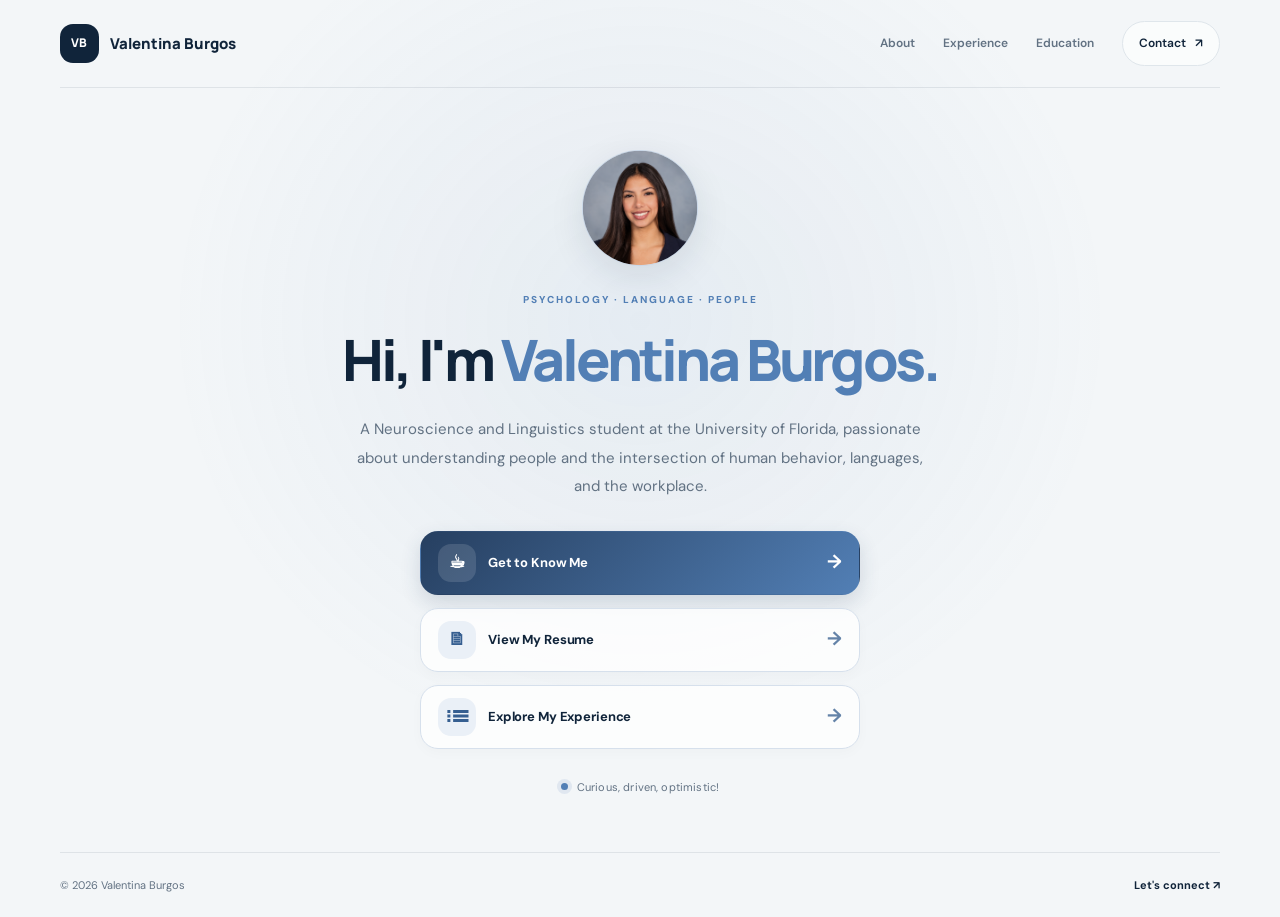
<file: index.html>
<!DOCTYPE html>
<html lang="en">
<head>
  <meta charset="UTF-8">
  <meta name="viewport" content="width=device-width, initial-scale=1.0">
  <meta name="description" content="Valentina Burgos — Psychology student, researcher, and emerging HR professional.">
  <title>Valentina Burgos | Portfolio</title>

  <link rel="preconnect" href="https://fonts.googleapis.com">
  <link rel="preconnect" href="https://fonts.gstatic.com" crossorigin>
  <link href="https://fonts.googleapis.com/css2?family=DM+Sans:wght@400;500;600;700&family=Manrope:wght@400;500;600;700;800&display=swap" rel="stylesheet">

  <link rel="stylesheet" href="styles.css">
</head>

<body class="home-page">

  <header class="home-header">
    <a class="home-brand" href="index.html" aria-label="Valentina Burgos home">
      <span class="home-brand-mark">VB</span>
      <span>Valentina Burgos</span>
    </a>

    <nav class="home-nav" aria-label="Main navigation">
      <a href="about.html">About</a>
      <a href="experience.html">Experience</a>
      <a href="education.html">Education</a>
      <a class="home-nav-contact" href="contact.html">Contact <span>↗</span></a>
    </nav>
  </header>

  <main class="home-main">
    <section class="home-hero">

      <div class="home-photo-wrap">
        <img
          class="home-headshot"
          src="assets/images/headshot2.png"
          alt="Portrait of Valentina Burgos"
        >
      </div>

      <p class="home-eyebrow">
        PSYCHOLOGY · LANGUAGE · PEOPLE
      </p>

      <h1>
        Hi, I'm <span>Valentina Burgos.</span>
      </h1>

      <p class="home-intro">
        A Neuroscience and Linguistics student at the University of Florida, passionate about understanding people and the intersection of human behavior, languages, and the workplace.
      </p>

      <div class="home-buttons">
        <a class="home-button home-button-primary" href="about.html">
          <span class="home-button-icon" aria-hidden="true">☕︎</span>
          <span>Get to Know Me</span>
          <span class="home-button-arrow" aria-hidden="true">→</span>
        </a>

        <a class="home-button" href="assets/Valentina_Burgos_HR_Resume.pdf" target="_blank" rel="noopener noreferrer">
          <span class="home-button-icon" aria-hidden="true">🗎</span>
          <span>View My Resume</span>
          <span class="home-button-arrow" aria-hidden="true">→</span>
        </a>

        <a class="home-button" href="experience.html">
          <span class="home-button-icon" aria-hidden="true">⫶☰</span>
          <span>Explore My Experience</span>
          <span class="home-button-arrow" aria-hidden="true">→</span>
        </a>
      </div>

      <div class="home-bottom-note">
        <span class="home-status-dot"></span>
        <span>Curious, driven, optimistic!</span>
      </div>

    </section>
  </main>

  <footer class="home-footer">
    <span>© 2026 Valentina Burgos</span>
    <a href="mailto:valentinanburgos@gmail.com">Let's connect <span>↗</span></a>
  </footer>

</body>
</html>
</file>
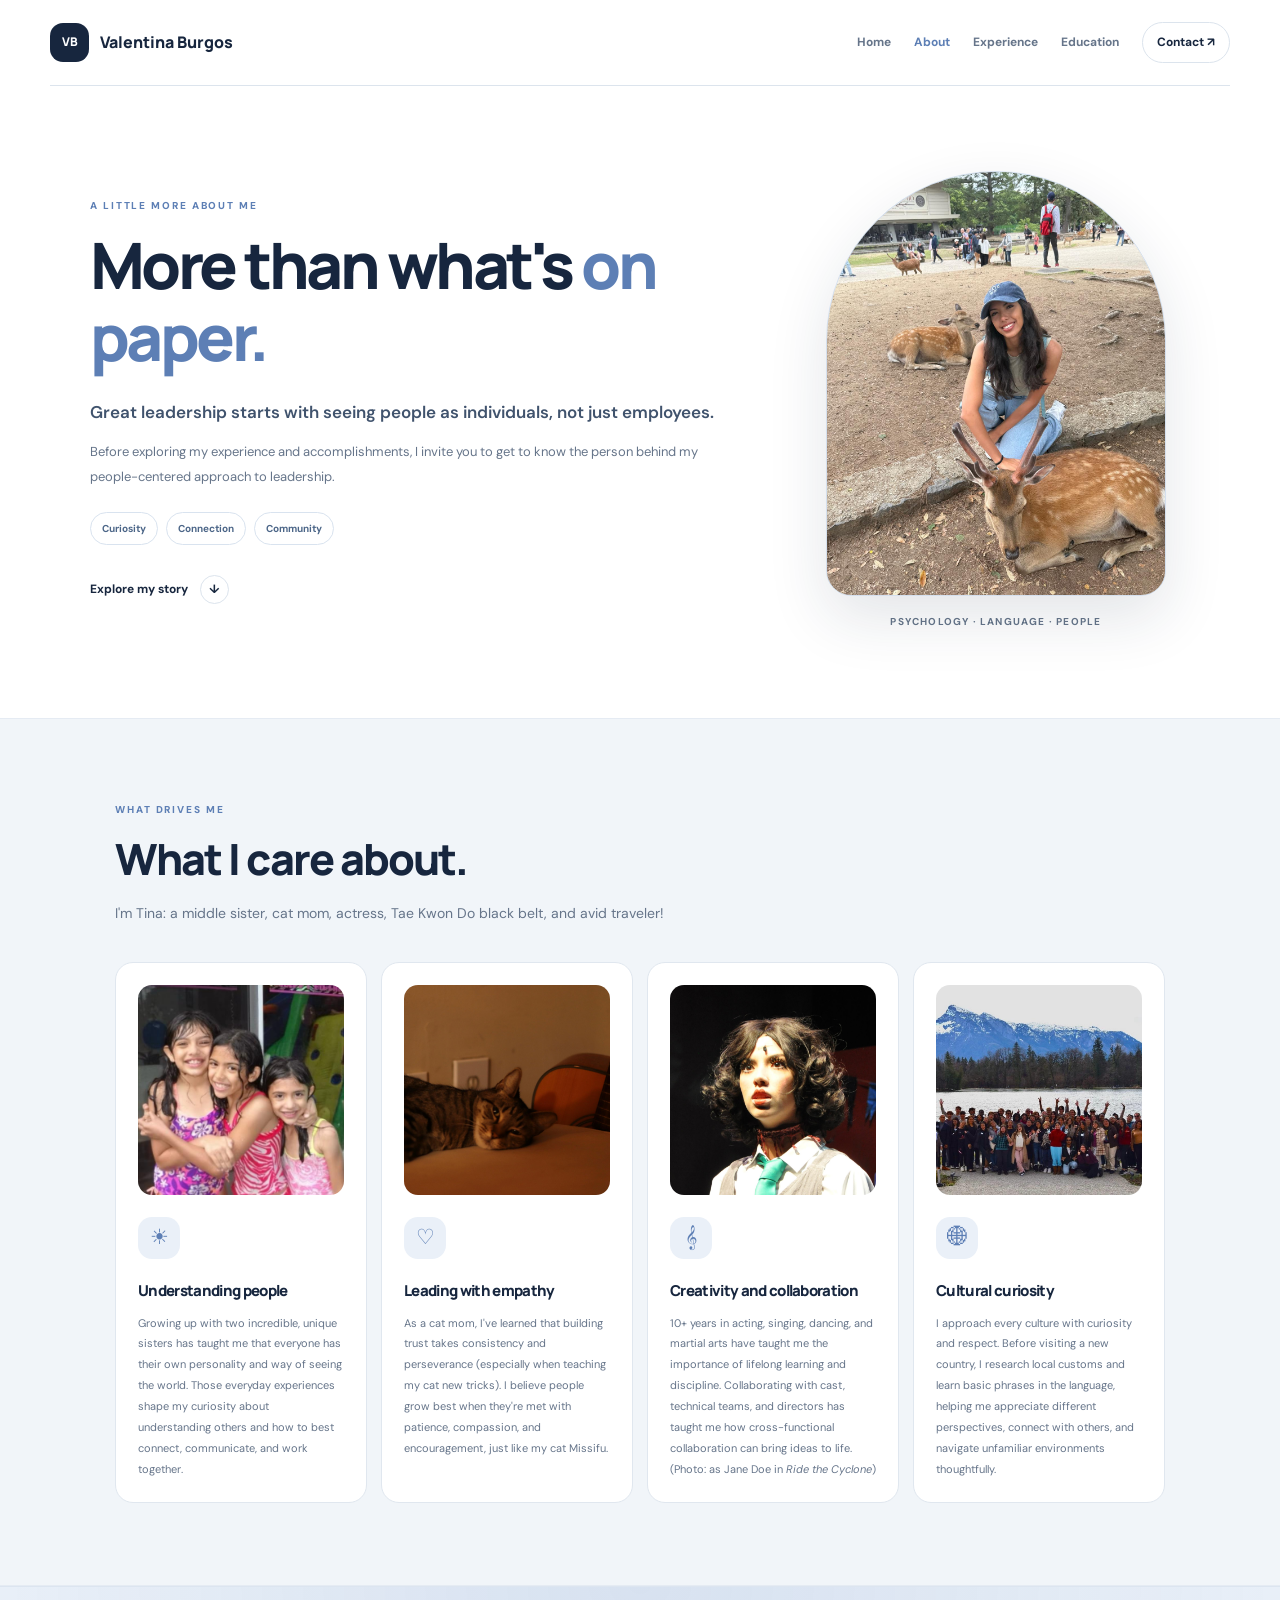
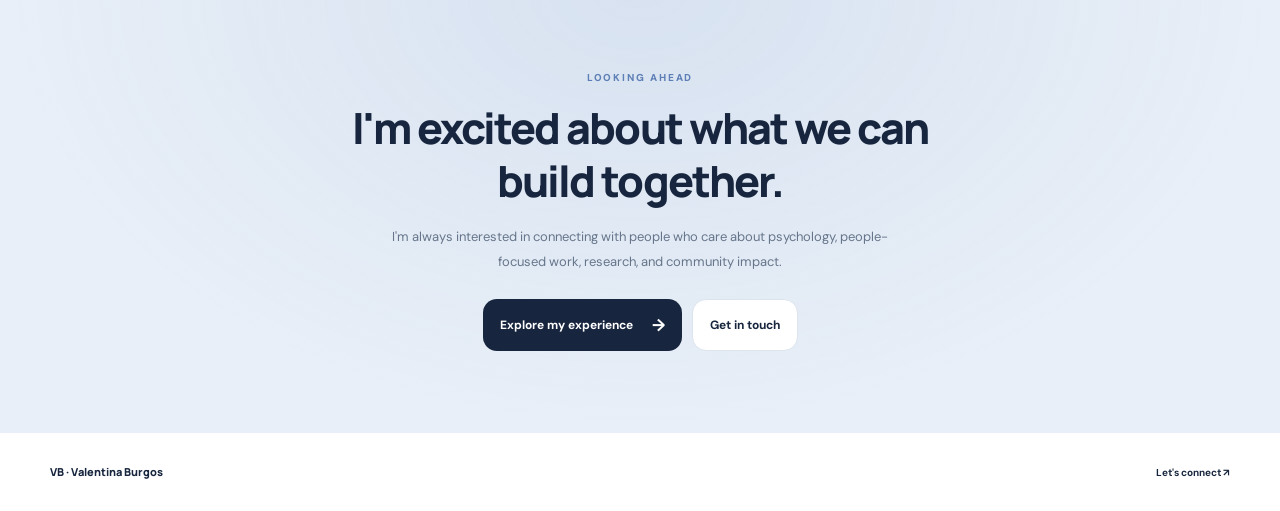
<file: about.html>
<!DOCTYPE html>
<html lang="en">
<head>
  <meta charset="UTF-8">
  <meta name="viewport" content="width=device-width, initial-scale=1.0">
  <meta name="description" content="Get to know Valentina Burgos, her story, interests, values, and aspirations.">
  <title>About Me | Valentina Burgos</title>

  <link rel="preconnect" href="https://fonts.googleapis.com">
  <link rel="preconnect" href="https://fonts.gstatic.com" crossorigin>
  <link href="https://fonts.googleapis.com/css2?family=DM+Sans:wght@400;500;600;700&family=Manrope:wght@400;500;600;700;800&display=swap" rel="stylesheet">

  <link rel="stylesheet" href="styles.css">
  <link rel="stylesheet" href="experience.css">
  <link rel="stylesheet" href="about.css">
</head>

<body class="experience-page about-page">

<header class="exp-header">
  <a class="exp-brand" href="index.html">
    <span class="exp-brand-mark">VB</span>
    <span>Valentina Burgos</span>
  </a>

  <nav class="exp-nav" aria-label="Main navigation">
    <a href="index.html">Home</a>
    <a class="active" href="about.html">About</a>
    <a href="experience.html">Experience</a>
    <a href="education.html">Education</a>
    <a class="exp-contact-link" href="contact.html">Contact ↗</a>
  </nav>
</header>

<main>

  <!-- INTRO -->
  <section class="about-hero">
    <div class="about-hero-copy">
      <p class="exp-eyebrow">A LITTLE MORE ABOUT ME</p>
      <h1>More than what's <span>on paper.</span></h1>
      <p class="about-hero-intro">
          Great leadership starts with seeing people as individuals, not just
  employees. 
      </p>
      <p class="about-hero-body">
        Before exploring my experience and accomplishments, I invite you
  to get to know the person behind my people-centered approach to leadership.
      </p>

      <div class="about-hero-tags">
        <span>Curiosity</span>
        <span>Connection</span>
        <span>Community</span>
      </div>

        <a class="exp-scroll-link" href="#professional">
      Explore my story <span>↓</span>
    </a>
  </div>

    <div class="about-portrait-column">
      <div class="about-portrait-frame">
        <img
          src="assets/images/about2.jpeg"
          alt="Valentina Burgos"
          class="about-portrait"
        >
        <div class="about-portrait-placeholder">
          <span>VB</span>
          <p>about.jpeg</p>
        </div>
      </div>
      <p class="about-portrait-caption">
        Psychology · Language · People
      </p>
    </div>
  </section>
  
  <!-- VALUES -->
  <section class="about-values-section">
    <div class="about-section-inner">
      <div class="about-section-title" id="professional">
        <p class="exp-eyebrow">WHAT DRIVES ME</p>
        <h2>What I care about.</h2>
        <p class="about-section-description">
         I'm Tina: a middle sister, cat mom, actress, Tae Kwon Do black belt, 
          and avid traveler! 
        </p>
      </div>

    <div class="about-values-grid">

  <article class="about-value-card">
    <img
      class="about-value-image"
      src="assets/images/ABOUT1.jpeg"
      alt="A photo representing family, connection, and understanding people"
    />
    <div class="about-value-icon">☀︎</div>
    <h3>Understanding people</h3>
    <p>
      Growing up with two incredible, unique sisters has taught me that everyone has
      their own personality and way of seeing the world.
      Those everyday experiences shape my curiosity about understanding others and how to best connect, communicate, and work together.
    </p>
  </article>

  <article class="about-value-card">
    <img
      class="about-value-image"
      src="assets/images/AboutMissi.jpeg"
      alt="A photo of my cat representing care, patience, and compassion"
    />
    <div class="about-value-icon">♡</div>
    <h3>Leading with empathy</h3>
    <p>
   As a cat mom, I've learned that building trust takes 
      consistency and perseverance (especially when teaching my cat new tricks). 
      I believe people grow best when they're met with patience, compassion, and 
      encouragement, just like my cat Missifu.
    </p>
  </article>

  <article class="about-value-card">
    <img
      class="about-value-image"
      src="assets/images/AboutRTC.jpeg"
      alt="A photo representing my experiences in acting and martial arts"
    />
    <div class="about-value-icon">𝄞</div>
    <h3>Creativity and collaboration</h3>
    <p>
      10+ years in acting, singing, dancing, and martial arts have taught me the
      importance of lifelong learning and discipline. 
      Collaborating with cast, technical teams, and directors has taught
      me how cross-functional collaboration can bring ideas to life.<br>(Photo: as Jane Doe in <em>Ride the Cyclone</em>)
    </p>
  </article>

  <article class="about-value-card">
    <img
      class="about-value-image"
      src="assets/images/AB4.jpeg"
      alt="A travel photo representing cultural curiosity and global citizenship"
    />
    <div class="about-value-icon">🌐︎</div>
    <h3>Cultural curiosity</h3>
    <p>
      I approach every culture with curiosity and respect. Before visiting a new country, I research local customs and learn basic phrases in the language, helping me appreciate different perspectives, connect with others, and navigate unfamiliar environments thoughtfully.
    </p>
  </article>

      </div>
    </div>
  </section>

  <!-- CLOSING -->
  <section class="about-closing">
    <p class="exp-eyebrow">LOOKING AHEAD</p>
    <h2>I'm excited about what we can build together.</h2>
    <p>
      I'm always interested in connecting with people who care about
      psychology, people-focused work, research, and community impact.
    </p>
    <div class="about-closing-actions">
      <a class="about-primary-button" href="experience.html">
        Explore my experience <span>→</span>
      </a>
      <a class="about-secondary-button" href="contact.html">
        Get in touch
      </a>
    </div>
  </section>

</main>

<footer class="exp-footer">
  <a class="exp-footer-brand" href="index.html">VB · Valentina Burgos</a>
  <span></span>
  <a href="mailto:valentinanburgos@gmail.com">Let's connect ↗</a>
</footer>

</body>
</html>
</file>
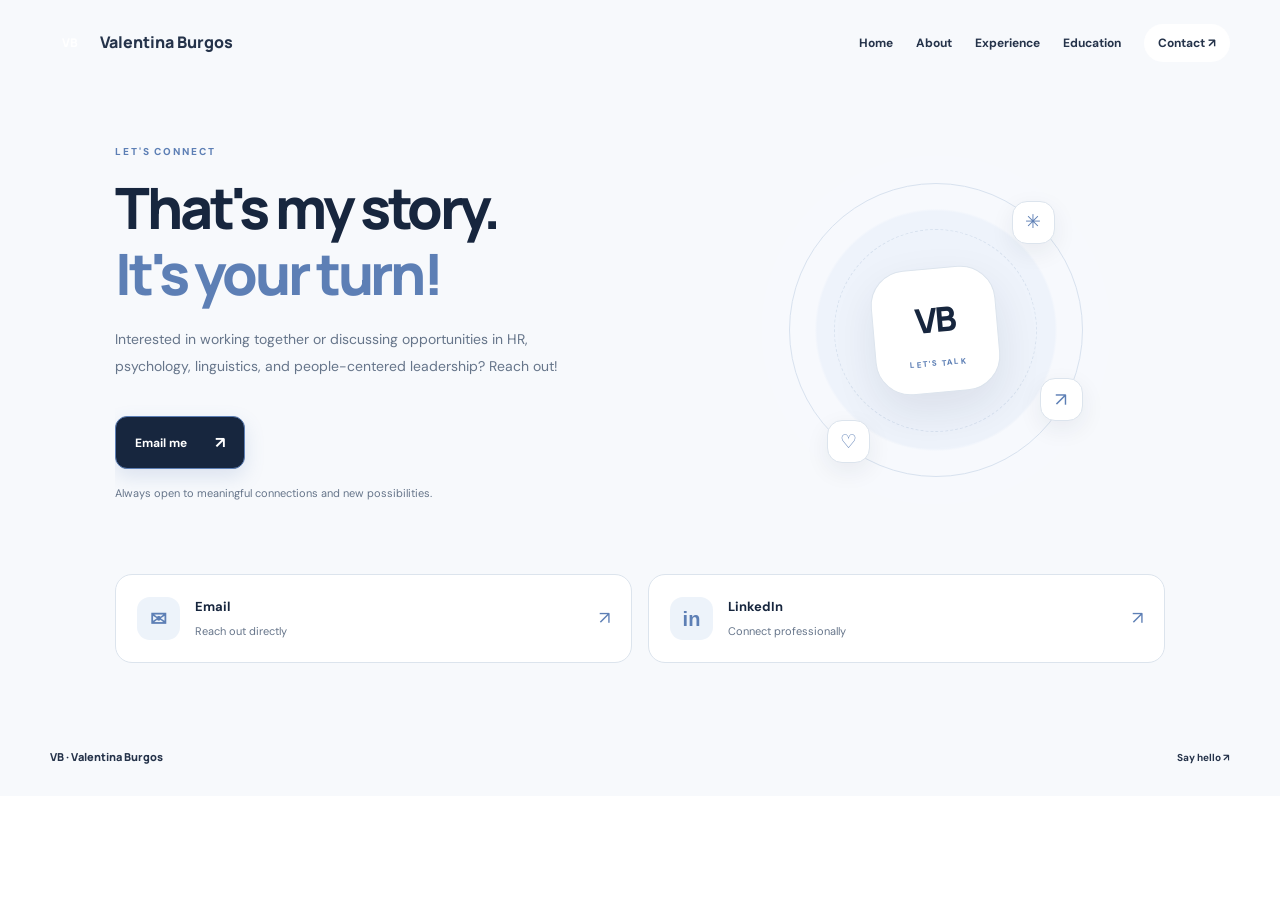
<file: contact.html>
<!DOCTYPE html>
<html lang="en">
<head>
  <meta charset="UTF-8">
  <meta name="viewport" content="width=device-width, initial-scale=1.0">
  <meta name="description" content="Connect with Valentina Burgos about HR, psychology, people and culture, and professional opportunities.">
  <title>Contact | Valentina Burgos</title>

  <link rel="preconnect" href="https://fonts.googleapis.com">
  <link rel="preconnect" href="https://fonts.gstatic.com" crossorigin>
  <link href="https://fonts.googleapis.com/css2?family=DM+Sans:wght@400;500;600;700&family=Manrope:wght@400;500;600;700;800&display=swap" rel="stylesheet">

  <link rel="stylesheet" href="styles.css">
  <link rel="stylesheet" href="experience.css">
  <link rel="stylesheet" href="contact.css">
</head>

<body class="contact-page">
  <header class="exp-header">
    <a class="exp-brand" href="index.html">
      <span class="exp-brand-mark">VB</span>
      <span>Valentina Burgos</span>
    </a>

    <nav class="exp-nav" aria-label="Main navigation">
      <a href="index.html">Home</a>
      <a href="about.html">About</a>
      <a href="experience.html">Experience</a>
      <a href="education.html">Education</a>
      <a class="exp-contact-link active" href="contact.html">Contact ↗</a>
    </nav>
  </header>

  <main class="contact-main">
    <section class="contact-hero">
      <div class="contact-hero-copy">
        <span class="contact-eyebrow">LET'S CONNECT</span>

        <h1>That's my story.<br><span>It's your turn!</span></h1>

        <p>
          Interested in working together or discussing
          opportunities in HR, psychology, linguistics, and people-centered leadership?
          Reach out!
        </p>

        <a class="contact-primary-button"
           href="mailto:valentinanburgos@gmail.com">
          Email me <span>↗</span>
        </a>

        <p class="contact-small-note">
          Always open to meaningful connections and new possibilities.
        </p>
      </div>

      <div class="contact-hero-art" aria-hidden="true">
        <div class="contact-orbit orbit-one"></div>
        <div class="contact-orbit orbit-two"></div>

        <div class="contact-center">
          <span>VB</span>
          <small>LET'S TALK</small>
        </div>

        <div class="contact-float float-one">✳</div>
        <div class="contact-float float-two">↗</div>
        <div class="contact-float float-three">♡</div>
      </div>
    </section>

    <section class="contact-links" aria-label="Contact links">
      <a class="contact-link-card"
         href="mailto:valentinanburgos@gmail.com">
        <span class="contact-link-icon">✉</span>
        <span class="contact-link-copy">
          <strong>Email</strong>
          <small>Reach out directly</small>
        </span>
        <span class="contact-link-arrow">↗</span>
      </a>

      <a class="contact-link-card"
         href="https://www.linkedin.com/in/valentinaburgos/"
         target="_blank"
         rel="noopener noreferrer">
        <span class="contact-link-icon linkedin-icon">in</span>
        <span class="contact-link-copy">
          <strong>LinkedIn</strong>
          <small>Connect professionally</small>
        </span>
        <span class="contact-link-arrow">↗</span>
      </a>
    </section>
  </main>

  <footer class="exp-footer">
    <a class="exp-footer-brand" href="index.html">VB · Valentina Burgos</a>
    <span></span>
    <a href="mailto:valentinanburgos@gmail.com">Say hello ↗</a>
  </footer>
</body>
</html>
</file>
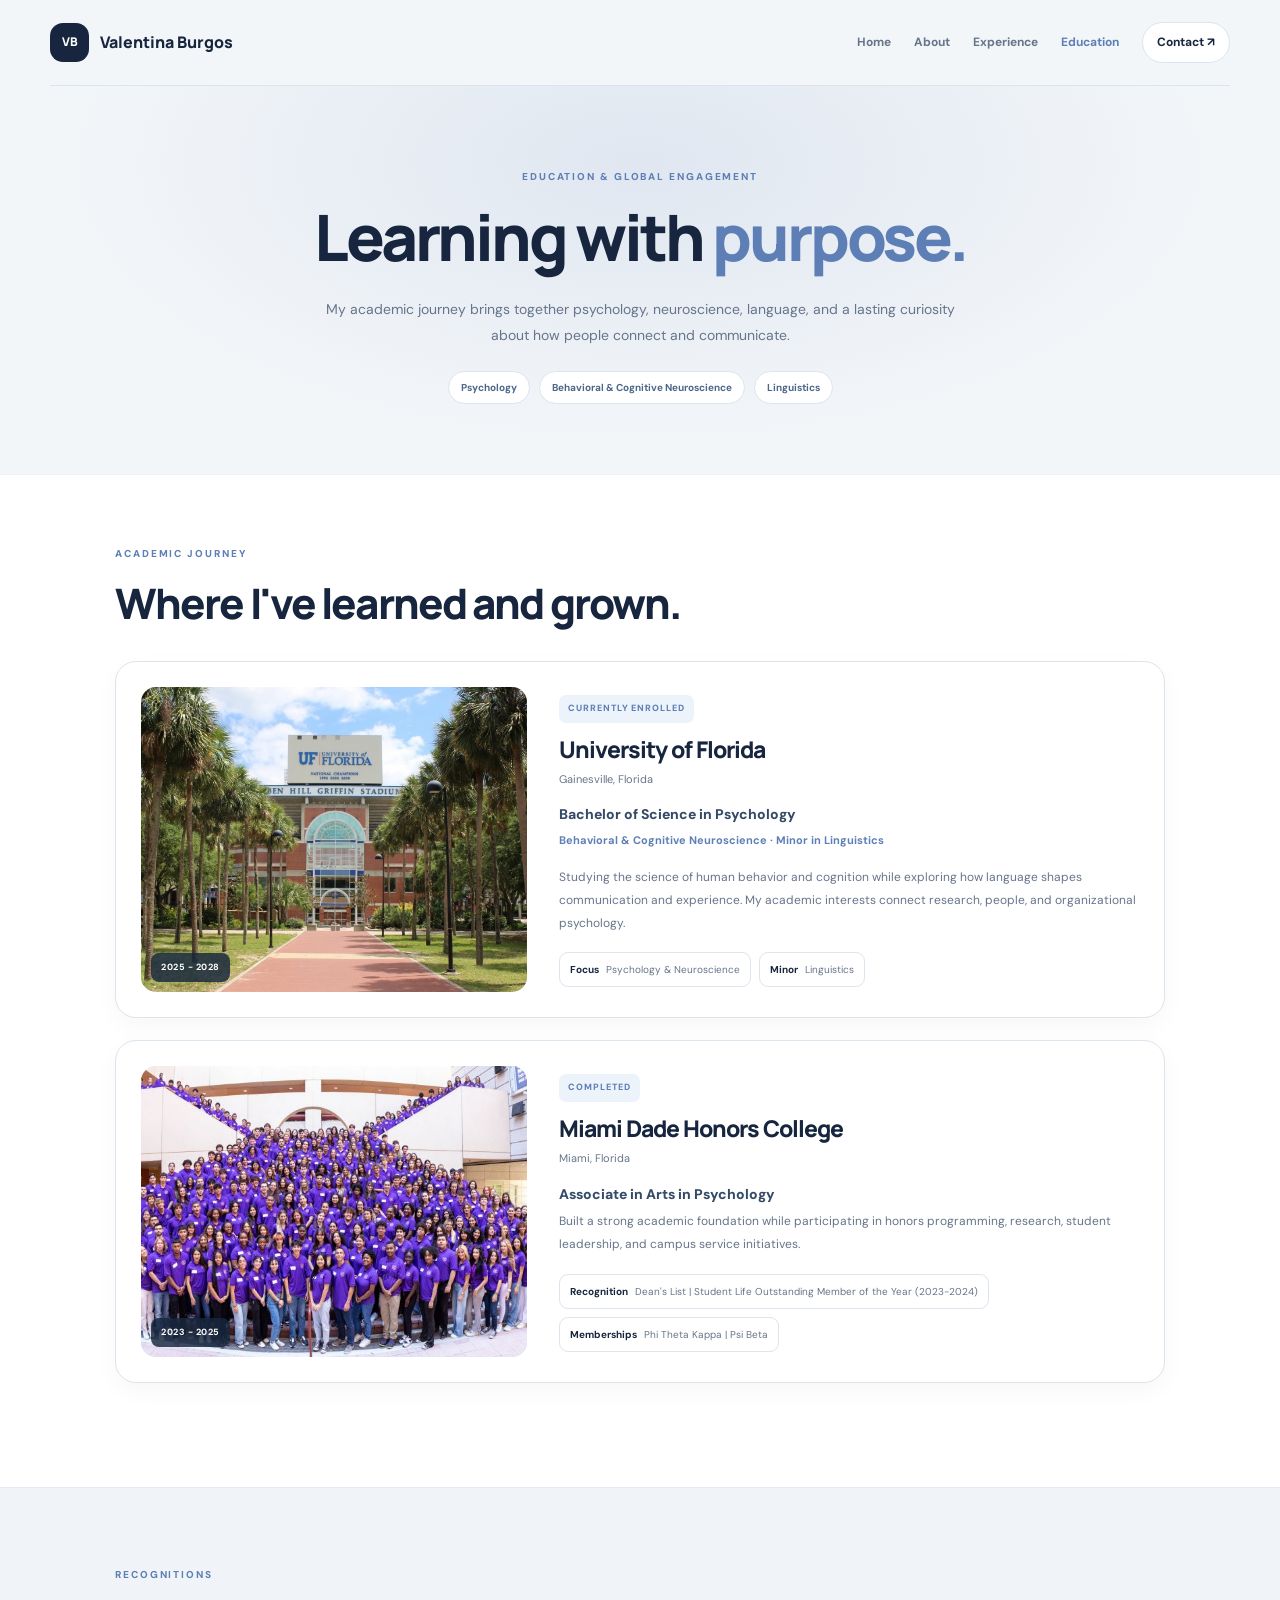
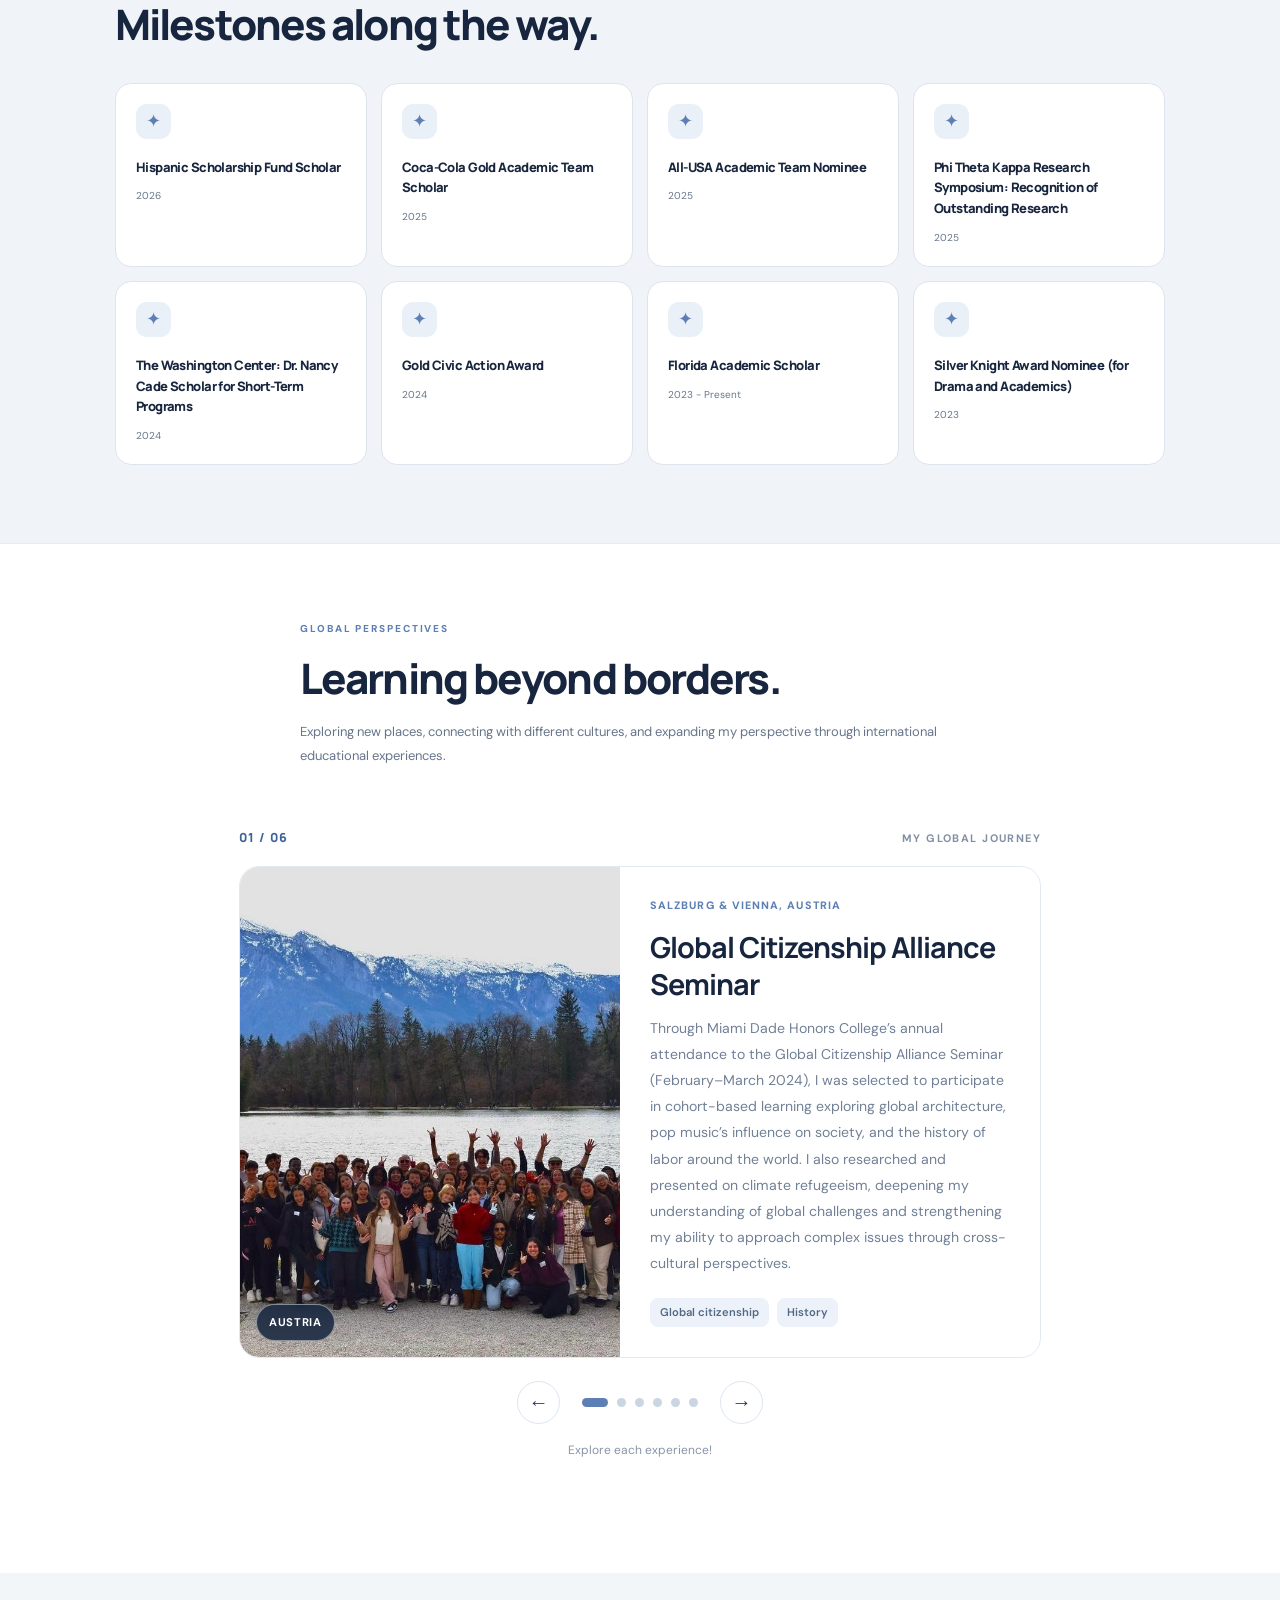
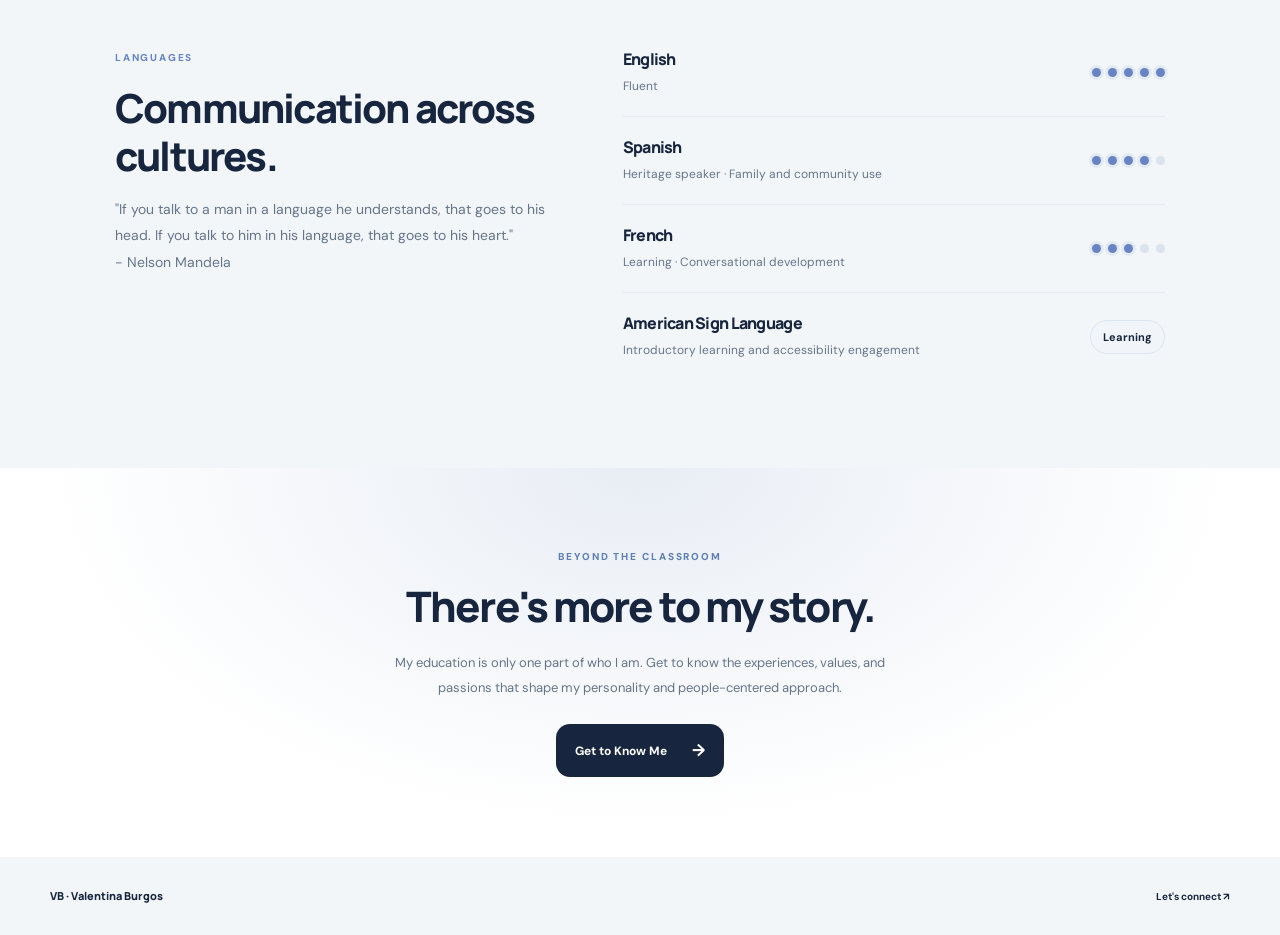
<file: education.html>
<!DOCTYPE html>
<html lang="en">
<head>
  <meta charset="UTF-8">
  <meta name="viewport" content="width=device-width, initial-scale=1.0">
  <meta name="description" content="Explore Valentina Burgos's education, academic achievements, and global engagement.">
  <title>Education & Global Engagement | Valentina Burgos</title>

  <link rel="preconnect" href="https://fonts.googleapis.com">
  <link rel="preconnect" href="https://fonts.gstatic.com" crossorigin>
  <link href="https://fonts.googleapis.com/css2?family=DM+Sans:wght@400;500;600;700&family=Manrope:wght@400;500;600;700;800&display=swap" rel="stylesheet">

  <link rel="stylesheet" href="styles.css">
  <link rel="stylesheet" href="experience.css">
  <link rel="stylesheet" href="education.css">
</head>

<body class="experience-page education-page">

<header class="exp-header">
  <a class="exp-brand" href="index.html">
    <span class="exp-brand-mark">VB</span>
    <span>Valentina Burgos</span>
  </a>

  <nav class="exp-nav" aria-label="Main navigation">
    <a href="index.html">Home</a>
    <a href="about.html">About</a>
    <a href="experience.html">Experience</a>
    <a class="active" href="education.html">Education</a>
    <a class="exp-contact-link" href="contact.html">Contact ↗</a>
  </nav>
</header>

<main>
  <section class="education-hero">
    <p class="exp-eyebrow">EDUCATION & GLOBAL ENGAGEMENT</p>
    <h1>Learning with <span>purpose.</span></h1>
    <p>
      My academic journey brings together psychology, neuroscience, language,
      and a lasting curiosity about how people connect and communicate.
    </p>
    <div class="education-tags">
      <span>Psychology</span>
      <span>Behavioral & Cognitive Neuroscience</span>
      <span>Linguistics</span>
    </div>
  </section>

  <section class="education-timeline-section">
    <div class="education-container">
      <div class="education-heading">
        <p class="exp-eyebrow">ACADEMIC JOURNEY</p>
        <h2>Where I've learned and grown.</h2>
      </div>

      <article class="education-school-card">
        <div class="education-school-image">
          <img src="assets/images/UF.jpg" alt="University of Florida campus">
          <span>2025 - 2028</span>
        </div>
        <div class="education-school-content">
          <span class="education-status">CURRENTLY ENROLLED</span>
          <h3>University of Florida</h3>
          <p class="education-location">Gainesville, Florida</p>
          <p class="education-degree">
            Bachelor of Science in Psychology
          </p>
          <p class="education-concentration">
            Behavioral & Cognitive Neuroscience · Minor in Linguistics
          </p>
          <p>
            Studying the science of human behavior and cognition while
            exploring how language shapes communication and experience.
            My academic interests connect research, people, and organizational
            psychology.
          </p>
          <div class="education-details">
            <span><strong>Focus</strong> Psychology & Neuroscience</span>
            <span><strong>Minor</strong> Linguistics</span>
          </div>
        </div>
      </article>

      <article class="education-school-card">
        <div class="education-school-image">
          <img src="assets/images/MDC.jpg" alt="Miami Dade College campus">
          <span>2023 - 2025</span>
        </div>
        <div class="education-school-content">
          <span class="education-status">COMPLETED</span>
          <h3>Miami Dade Honors College</h3>
          <p class="education-location">Miami, Florida</p>
          <p class="education-degree">Associate in Arts in Psychology</p>
          <p>
            Built a strong academic foundation while participating in
            honors programming, research, student leadership, and campus
            service initiatives.
          </p>
          <div class="education-details">
            <span><strong>Recognition</strong> Dean's List | Student Life Outstanding Member of the Year (2023-2024)</span>
            <span><strong>Memberships</strong> Phi Theta Kappa | Psi Beta</span>
          </div>
        </div>
      </article>
    </div>
  </section>

  <section class="education-academic-section">
    <div class="education-container">
      <div class="education-heading">
        <p class="exp-eyebrow">RECOGNITIONS</p>
        <h2>Milestones along the way.</h2>
      </div>

      <div class="education-awards-grid">
        <article class="education-award-card">
          <span class="education-award-icon">✦</span>
          <h3>Hispanic Scholarship Fund Scholar</h3>
          <p>2026</p>
        </article>
        <article class="education-award-card">
          <span class="education-award-icon">✦</span>
          <h3>Coca-Cola Gold Academic Team Scholar</h3>
          <p>2025</p>
        </article>
        <article class="education-award-card">
          <span class="education-award-icon">✦</span>
          <h3>All-USA Academic Team Nominee</h3>
          <p>2025</p>
        </article>
        <article class="education-award-card">
          <span class="education-award-icon">✦</span>
          <h3>Phi Theta Kappa Research Symposium: Recognition of Outstanding Research</h3>
          <p>2025</p>
           </article>
        <article class="education-award-card">
          <span class="education-award-icon">✦</span>
          <h3>The Washington Center: Dr. Nancy Cade Scholar for Short-Term Programs</h3>
          <p>2024</p>
        </article>
        <article class="education-award-card">
          <span class="education-award-icon">✦</span>
          <h3>Gold Civic Action Award</h3>
          <p>2024</p>
           </article>
        <article class="education-award-card">
          <span class="education-award-icon">✦</span>
          <h3>Florida Academic Scholar</h3>
          <p>2023 - Present</p>
        </article>
        <article class="education-award-card">
          <span class="education-award-icon">✦</span>
          <h3>Silver Knight Award Nominee (for Drama and Academics)</h3>
          <p>2023</p>
        </article>
      </div>
    </div>
  </section>


<!-- GLOBAL PROGRAMS CAROUSEL -->
<section class="education-global-section global-programs-section" id="global-programs">
  <div class="education-container">
    <div class="education-heading">
      <p class="exp-eyebrow">GLOBAL PERSPECTIVES</p>
      <h2>Learning beyond borders.</h2>
      <p class="education-intro">
        Exploring new places, connecting with different cultures, and
        expanding my perspective through international educational experiences.
      </p>
    </div>

  <div class="global-carousel" aria-label="International programs carousel">
    <div class="global-carousel-top">
      <span class="global-counter" id="global-counter">01 / 06</span>
      <span class="global-carousel-label">MY GLOBAL JOURNEY</span>
    </div>

    <div class="global-carousel-window">
      <article class="global-slide active" aria-hidden="false">
        <div class="global-slide-image">
          <img src="assets/images/AB4.jpeg"
               alt="Photo from international program one">
          <span class="global-program-country">AUSTRIA</span>
        </div>
        <div class="global-slide-content">
          <span class="global-program-type">SALZBURG & VIENNA, AUSTRIA</span>
          <h3>Global Citizenship Alliance Seminar</h3>
          <p>
            Through Miami Dade Honors College’s annual attendance to the Global Citizenship Alliance Seminar (February–March 2024), 
            I was selected to participate in cohort-based learning exploring global architecture, pop music’s influence on society,
            and the history of labor around the world. I also researched and presented on climate refugeeism, 
            deepening my understanding of global challenges and strengthening my ability to approach complex issues 
            through cross-cultural perspectives.
          </p>
          <div class="global-slide-tags">
            <span>Global citizenship</span>
            <span>History</span>
          </div>
        </div>
      </article>

      <article class="global-slide" aria-hidden="true" inert>
        <div class="global-slide-image">
          <img src="assets/images/unicef1.jpg"
               alt="Photo from international program two">
          <span class="global-program-country">USA</span>
        </div>
        <div class="global-slide-content">
          <span class="global-program-type">ONLINE, USA</span>
          <h3>UNICEF USA Youth Advocacy Training</h3>
          <p>
            Through UNICEF USA’s Youth Advocacy Training (July–August 2024), I developed a stronger understanding of youth advocacy and how young people can influence public policy and advance children’s rights. The experience introduced me to strategies for civic engagement, communicating with decision-makers, and using my voice to support meaningful change. It strengthened my commitment to youth empowerment and showed me how informed, organized advocacy can connect local action with broader global issues.
          </p>
          <div class="global-slide-tags">
            <span>Child advocacy</span>
            <span>Advocacy event planning</span>
          </div>
        </div>
      </article>


       <article class="global-slide" aria-hidden="true" inert>
        <div class="global-slide-image">
          <img src="assets/images/TQWB3.png"
               alt="Photo from international program two">
          <span class="global-program-country">THE NETHERLANDS & BELGIUM</span>
        </div>
        <div class="global-slide-content">
          <span class="global-program-type">THE NETHERLANDS & BELGIUM</span>
          <h3>Game Show: The Quiz With Balls</h3>
          <p>
My experience on The Quiz with Balls in the Netherlands and Belgium challenged me to 
            step outside my comfort zone and 
            trust my knowledge. While abroad, I studied 
            Japanese online, logging into classes around midnight local time, while building 
            my French and Dutch skills to connect with people around me. 
            Balancing a national television experience with language learning taught me 
            to stay adaptable, embrace unfamiliar situations, and pursue my goals wherever I am.          </p>
          <div class="global-slide-tags">
            <span>Dutch language exposure</span>
            <span>Dedication</span>
          </div>
        </div>
      </article>

      
       <article class="global-slide" aria-hidden="true" inert>
        <div class="global-slide-image">
          <img src="assets/images/DC.jpeg"
               alt="Photo from international program two">
          <span class="global-program-country">WASHINGTON, D.C.</span>
        </div>
        <div class="global-slide-content">
          <span class="global-program-type">WASHINGTON, D.C.</span>
          <h3>The Washington Center: Career Launch Bootcamp</h3>
          <p>
As a Dr. Nancy Cade Scholar, I participated in The Washington Center’s Career Launch Bootcamp 
            in Washington, D.C., where I heard from HR professionals at Georgetown University and Airbus. 
            Their insights helped me recognize HR as a career aligned with my interests in psychology 
            and people-centered leadership. Daily workshops strengthened my career development, networking, and understanding of my strengths through psychometric assessments. 
            Learning alongside peers from across the country broadened my perspective and clarified my career goals.          </p>
          <div class="global-slide-tags">
            <span>Career planning</span>
            <span>New job perspectives</span>
          </div>
        </div>
      </article>

      
       <article class="global-slide" aria-hidden="true" inert>
        <div class="global-slide-image">
          <img src="assets/images/Japan.jpeg"
               alt="Photo from international program two">
          <span class="global-program-country">JAPAN</span>
        </div>
        <div class="global-slide-content">
          <span class="global-program-type">TOKYO, HIROSHIMA, OSAKA, & KYOTO, JAPAN</span>
          <h3>Study Abroad: Cultural Anthropology</h3>
          <p>
  Through my course project and paper, I explored the relationship between French and Japanese 
            cultures and how cultural values shape everyday life. Traveling throughout Japan was 
            unforgettable, especially visiting Hiroshima. At a traditional tea ceremony, I learned 
            the motto 一期一会 (ichigo ichie), meaning “once in a lifetime.” I still hold this philosophy 
            close to my heart as a reminder to cherish the unique experiences every day brings.
          </p>
          <div class="global-slide-tags">
            <span>Japanese language exposure</span>
            <span>Sociocultural and historical education</span>
          </div>
        </div>
      </article>

      
      <article class="global-slide" aria-hidden="true" inert>
        <div class="global-slide-image">
          <img src="assets/images/GlobalConversations.jpeg"
               alt="Photo from international program three">
          <span class="global-program-country">USA & JORDAN</span>
        </div>
        <div class="global-slide-content">
          <span class="global-program-type">ONLINE, USA & JORDAN</span>
          <h3>IREX Global Solutions Conversations</h3>
          <p>
            Through a six-week virtual exchange with students from Jordan, I explored the United Nations Sustainable Development Goals (SDGs) and how global challenges affect communities in both the United States and the Middle East. Through cross-cultural discussions and design thinking, we examined shared sustainability challenges, compared our communities’ perspectives, and brainstormed local project ideas aligned with the SDGs. The experience strengthened my global awareness, cross-cultural communication, and understanding of how international collaboration can drive meaningful change.
          </p>
          <div class="global-slide-tags">
            <span>International teamwork</span>
            <span>Cross-cultural networking</span>
          </div>
        </div>
      </article>
    </div>

    <div class="global-carousel-controls">
      <button class="global-arrow" id="global-prev"
              type="button" aria-label="Previous program">
        ←
      </button>

   <div class="global-dots" aria-label="Choose a program">
  <button class="global-dot active" type="button"
          data-slide="0" aria-label="Show Austria"
          aria-current="true"></button>

  <button class="global-dot" type="button"
          data-slide="1" aria-label="Show UNICEF USA"></button>

  <button class="global-dot" type="button"
          data-slide="2" aria-label="Show the Netherlands and Belgium"></button>

  <button class="global-dot" type="button"
          data-slide="3" aria-label="Show Washington, D.C."></button>

  <button class="global-dot" type="button"
          data-slide="4" aria-label="Show Japan"></button>

  <button class="global-dot" type="button"
          data-slide="5" aria-label="Show the Jordan exchange"></button>
</div>

      <button class="global-arrow" id="global-next"
              type="button" aria-label="Next program">
        →
      </button>
    </div>

    <p class="global-carousel-hint">Explore each experience!</p>
   </div>
  </div>
</section>

<script>
  (() => {
    const carousel = document.querySelector(".global-carousel");
    if (!carousel) return;

    const slides = [...carousel.querySelectorAll(".global-slide")];
    const dots = [...carousel.querySelectorAll(".global-dot")];
    const counter = carousel.querySelector("#global-counter");
    const previous = carousel.querySelector("#global-prev");
    const next = carousel.querySelector("#global-next");
    let current = 0;

    function showSlide(index) {
      current = (index + slides.length) % slides.length;

      slides.forEach((slide, i) => {
        const active = i === current;
        slide.classList.toggle("active", active);
        slide.setAttribute("aria-hidden", String(!active));
        slide.inert = !active;
      });

      dots.forEach((dot, i) => {
        const active = i === current;
        dot.classList.toggle("active", active);

        if (active) {
          dot.setAttribute("aria-current", "true");
        } else {
          dot.removeAttribute("aria-current");
        }
      });

      counter.textContent =
        String(current + 1).padStart(2, "0") +
        " / " + String(slides.length).padStart(2, "0");
    }

    previous.addEventListener("click", () => showSlide(current - 1));
    next.addEventListener("click", () => showSlide(current + 1));

    dots.forEach((dot) => {
      dot.addEventListener("click", () => {
        showSlide(Number(dot.dataset.slide));
      });
    });

    showSlide(0);
  })();
</script>
 </div>
   </div>
</section>

 <section class="skills-languages">
  <div class="skills-language-copy">
    <span class="skills-eyebrow">LANGUAGES</span>
    <h2>Communication across cultures.</h2>
    <p>
      "If you talk to a man in a language he understands, 
      that goes to his head. If you talk to him in his language, that goes to his heart."<br>- Nelson Mandela
    </p>
  </div>

  <div class="language-list">
    <div class="language-item">
      <div>
        <h3>English</h3>
        <p>Fluent</p>
      </div>
      <span class="language-dot-group"><i></i><i></i><i></i><i></i><i></i></span>
    </div>

    <div class="language-item">
      <div>
        <h3>Spanish</h3>
        <p>Heritage speaker · Family and community use</p>
      </div>
      <span class="language-dot-group"><i></i><i></i><i></i><i></i><i class="muted"></i></span>
    </div>

    <div class="language-item">
      <div>
        <h3>French</h3>
        <p>Learning · Conversational development</p>
      </div>
      <span class="language-dot-group"><i></i><i></i><i></i><i class="muted"></i><i class="muted"></i></span>
    </div>

    <div class="language-item">
      <div>
        <h3>American Sign Language</h3>
        <p>Introductory learning and accessibility engagement</p>
      </div>
      <span class="language-learning">Learning</span>
    </div>
  </div>
</section>

  <section class="education-next-section">
    <p class="exp-eyebrow">BEYOND THE CLASSROOM</p>
    <h2>There's more to my story.</h2>
    <p>
      My education is only one part of who I am. Get to know the
    experiences, values, and passions that shape my personality and people-centered approach.
    </p>
   <a class="exp-cta-button" href="about.html">
      Get to Know Me <span>→</span>
    </a>
  </section>
</main>


<footer class="exp-footer">
  <a class="exp-footer-brand" href="index.html">VB · Valentina Burgos</a>
  <span></span>
  <a href="mailto:valentinanburgos@gmail.com">Let's connect ↗</a>
</footer>

</body>
</html>
</file>
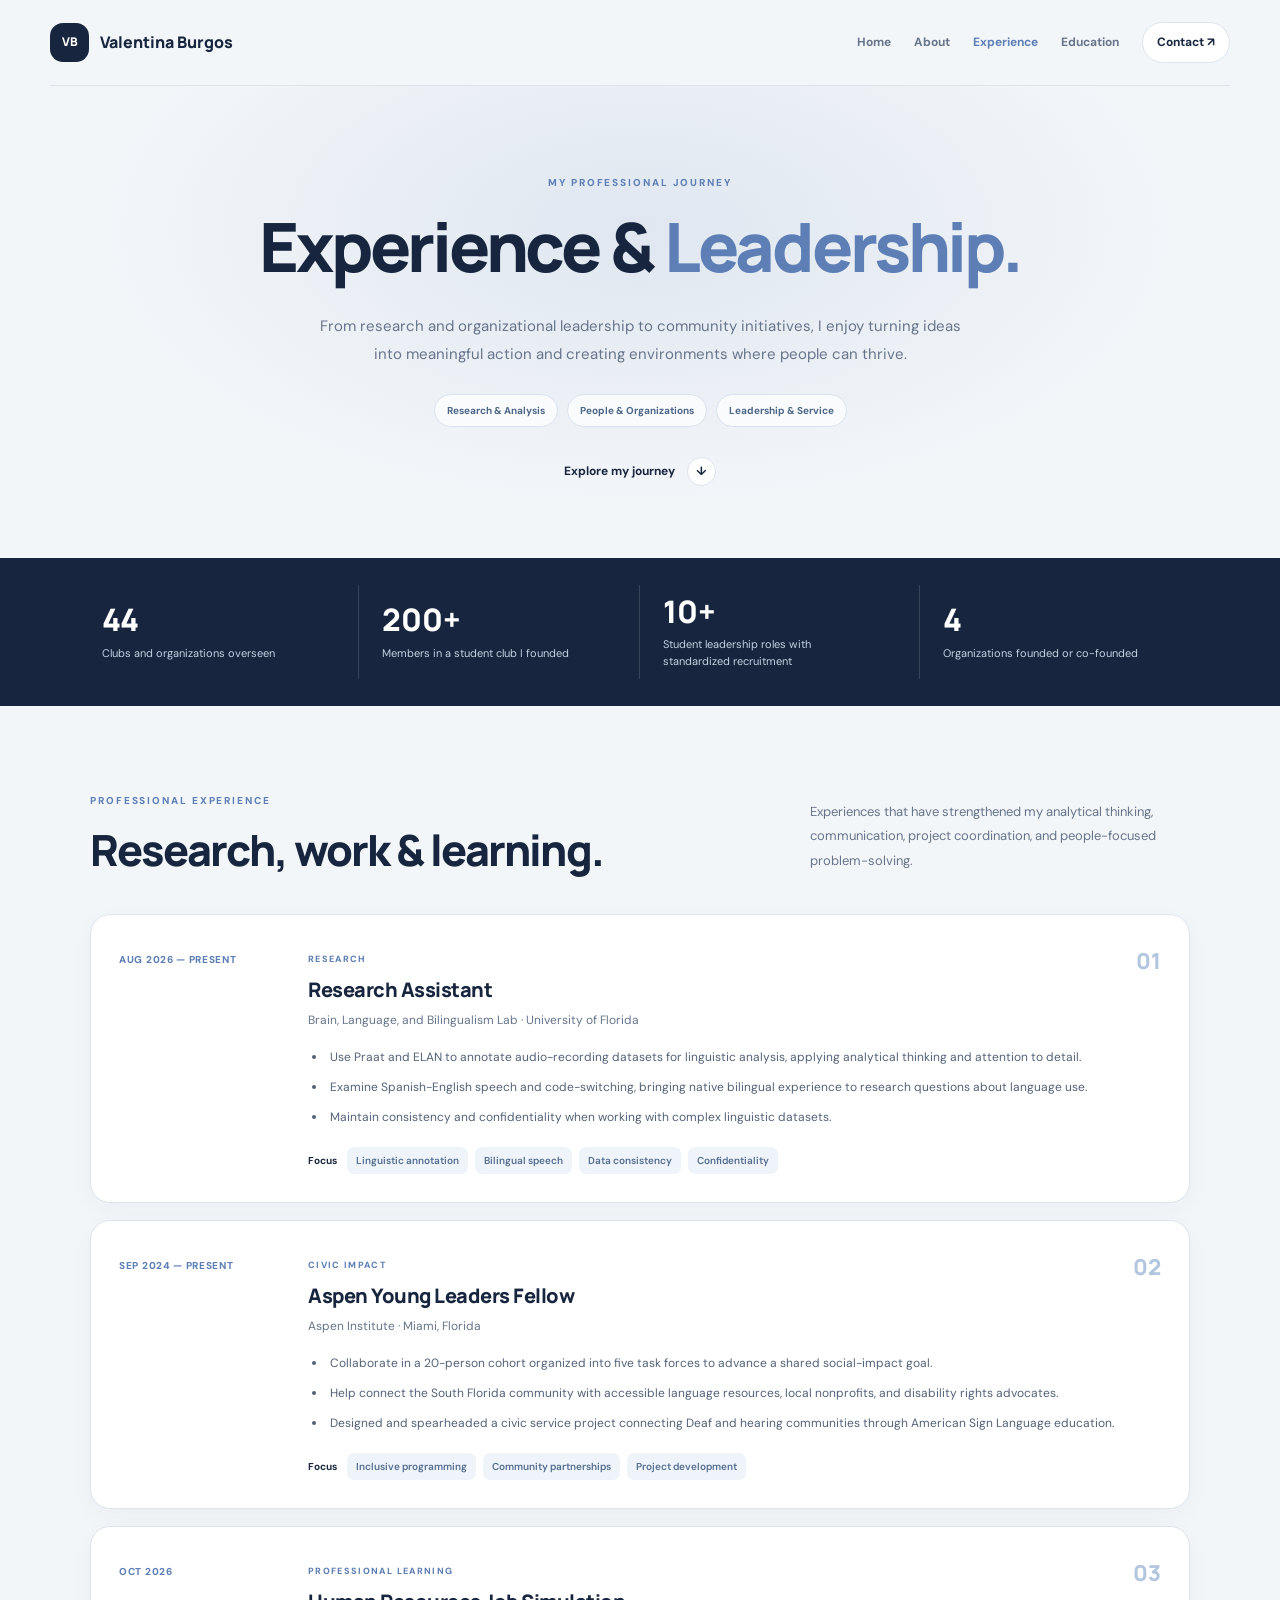
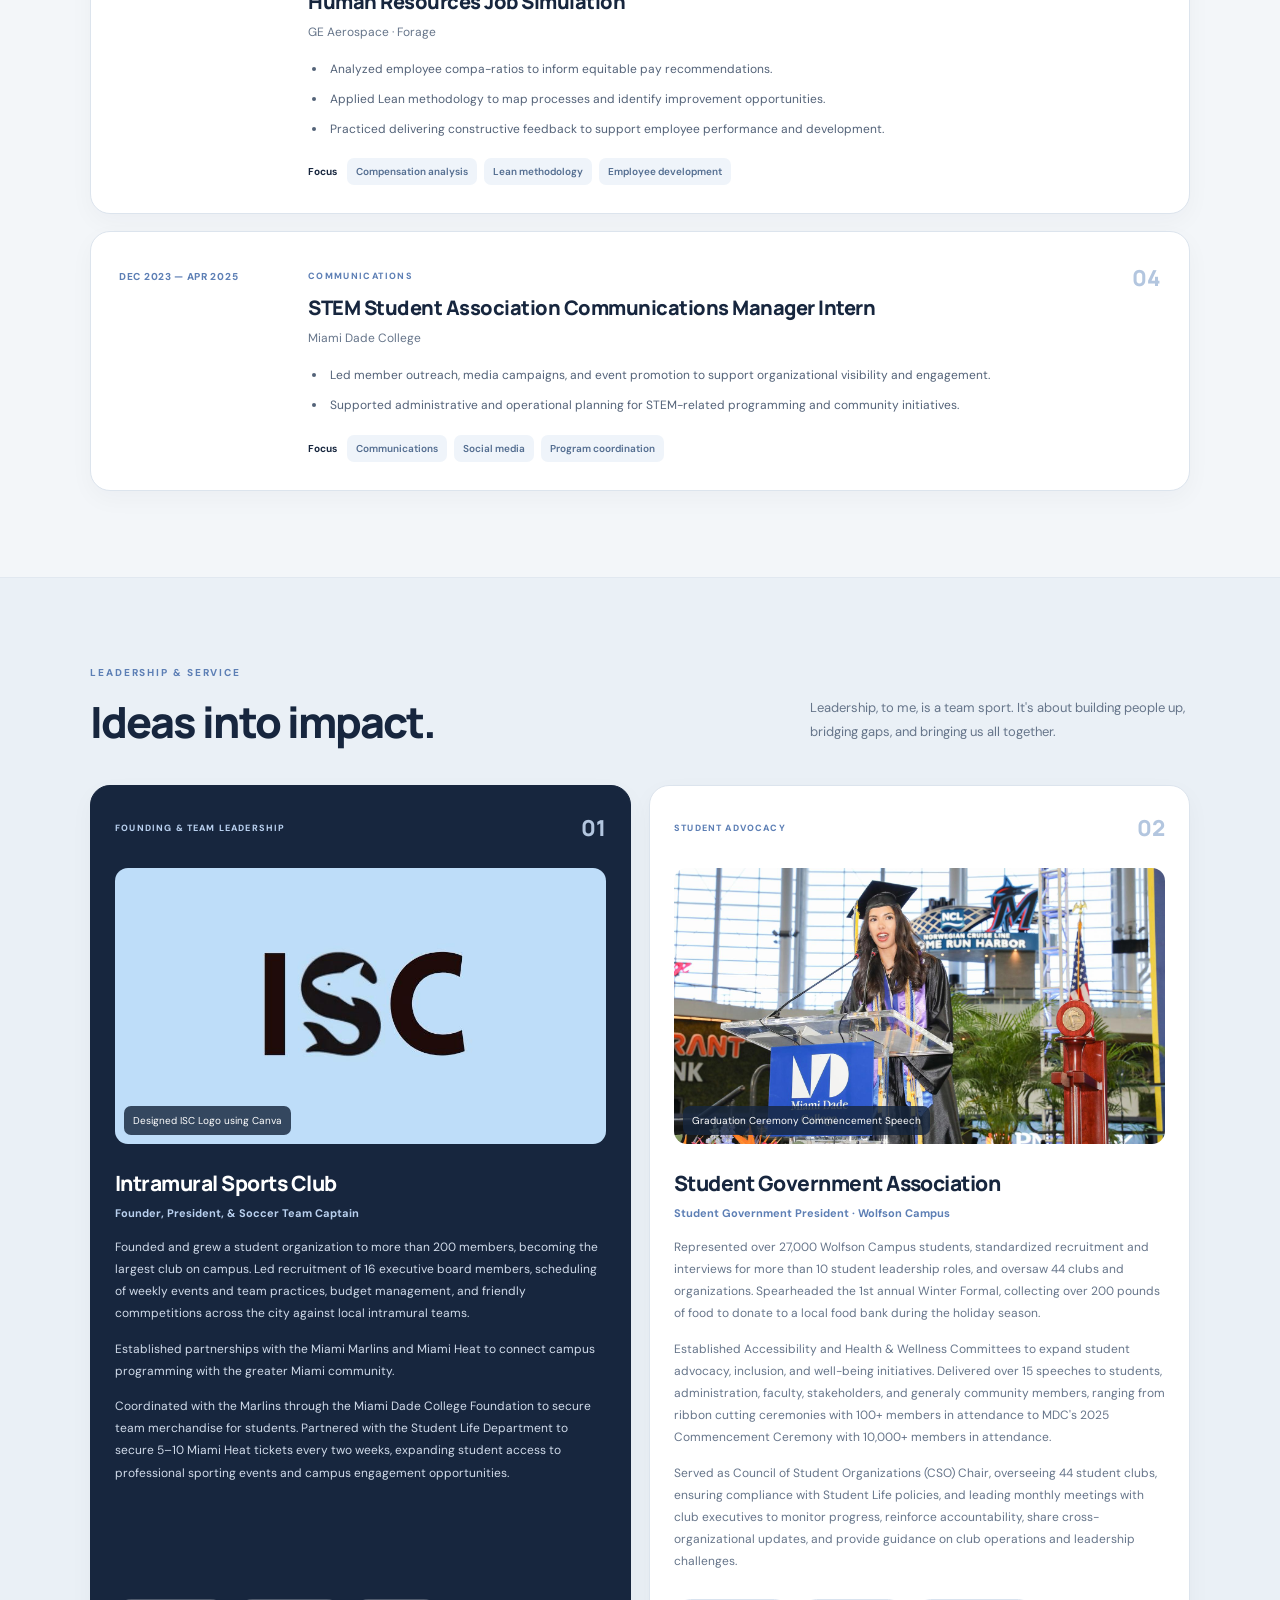
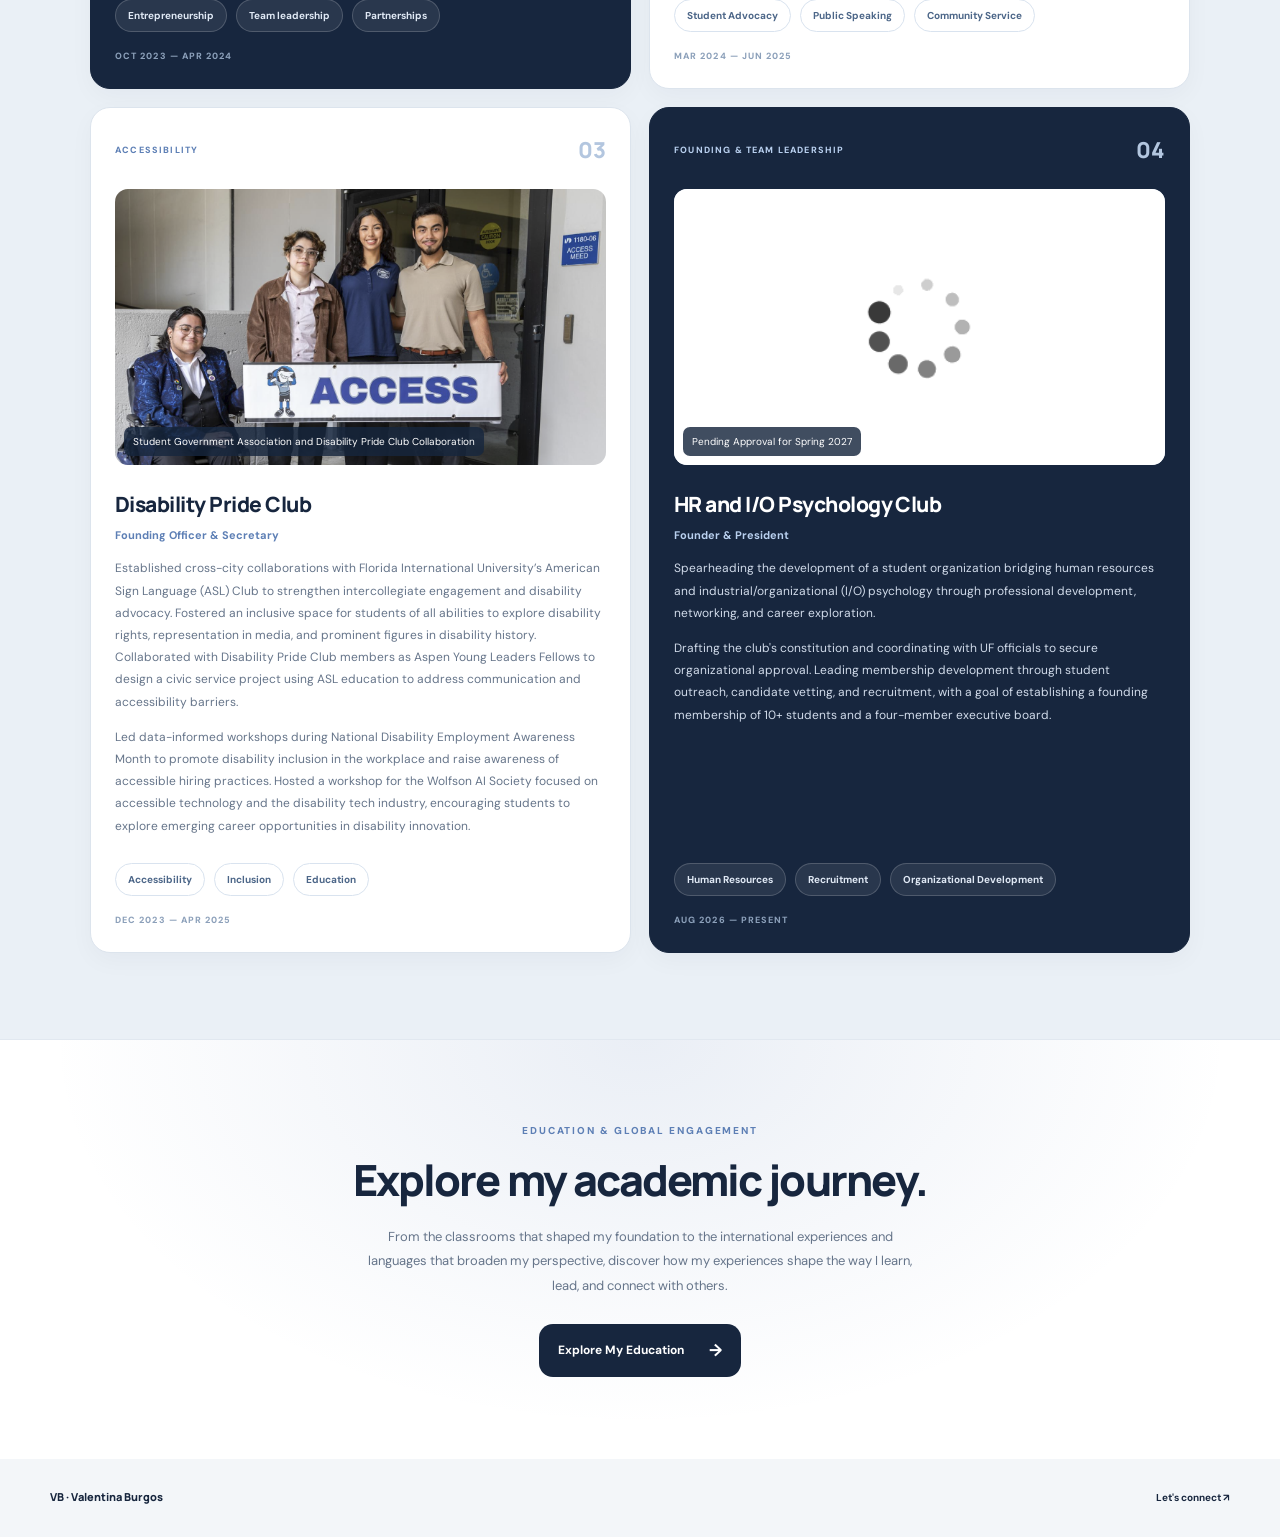
<file: experience.html>
<!DOCTYPE html>
<html lang="en">
<head>
  <meta charset="UTF-8">
  <meta name="viewport" content="width=device-width, initial-scale=1.0">
  <meta name="description" content="Explore Valentina Burgos's research, professional experience, leadership, and community impact.">
  <title>Experience & Leadership | Valentina Burgos</title>

  <link rel="preconnect" href="https://fonts.googleapis.com">
  <link rel="preconnect" href="https://fonts.gstatic.com" crossorigin>
  <link href="https://fonts.googleapis.com/css2?family=DM+Sans:wght@400;500;600;700&family=Manrope:wght@400;500;600;700;800&display=swap" rel="stylesheet">

  <link rel="stylesheet" href="styles.css">
  <link rel="stylesheet" href="experience.css">
</head>

<body class="experience-page">

<header class="exp-header">
  <a class="exp-brand" href="index.html">
    <span class="exp-brand-mark">VB</span>
    <span>Valentina Burgos</span>
  </a>

  <nav class="exp-nav" aria-label="Main navigation">
    <a href="index.html">Home</a>
    <a href="about.html">About</a>
    <a class="active" href="experience.html">Experience</a>
    <a href="education.html">Education</a>
    <a class="exp-contact-link" href="contact.html">Contact ↗</a>
  </nav>
</header>

<main>
  <section class="exp-hero">
    <p class="exp-eyebrow">MY PROFESSIONAL JOURNEY</p>
    <h1>Experience & <span>Leadership.</span></h1>
    <p class="exp-hero-description">
      From research and organizational leadership to community initiatives,
      I enjoy turning ideas into meaningful action and creating environments
      where people can thrive.
    </p>

    <div class="exp-hero-tags">
      <span>Research & Analysis</span>
      <span>People & Organizations</span>
      <span>Leadership & Service</span>
    </div>

    <a class="exp-scroll-link" href="#professional">
      Explore my journey <span>↓</span>
    </a>
  </section>

  <section class="exp-metrics" aria-label="Selected leadership outcomes">
    <div class="exp-metric">
      <strong>44</strong>
      <span>Clubs and organizations overseen</span>
    </div>
    <div class="exp-metric">
      <strong>200+</strong>
      <span>Members in a student club I founded</span>
    </div>
    <div class="exp-metric">
      <strong>10+</strong>
      <span>Student leadership roles with standardized recruitment</span>
    </div>
    <div class="exp-metric">
      <strong>4</strong>
      <span>Organizations founded or co-founded</span>
    </div>
  </section>

  <section class="exp-section" id="professional">
    <div class="exp-section-heading">
      <div>
        <p class="exp-eyebrow">PROFESSIONAL EXPERIENCE</p>
        <h2>Research, work & learning.</h2>
      </div>
      <p>
        Experiences that have strengthened my analytical thinking,
        communication, project coordination, and people-focused problem-solving.
      </p>
    </div>

    <div class="exp-timeline">

      <article class="exp-card">
        <div class="exp-date">AUG 2026 — PRESENT</div>
        <div class="exp-card-content">
          <div class="exp-card-heading">
            <div>
              <span class="exp-category">RESEARCH</span>
              <h3>Research Assistant</h3>
              <p class="exp-organization">Brain, Language, and Bilingualism Lab · University of Florida</p>
            </div>
            <span class="exp-number">01</span>
          </div>
          <ul>
            <li>Use Praat and ELAN to annotate audio-recording datasets for linguistic analysis, applying analytical thinking and attention to detail.</li>
            <li>Examine Spanish-English speech and code-switching, bringing native bilingual experience to research questions about language use.</li>
            <li>Maintain consistency and confidentiality when working with complex linguistic datasets.</li>
          </ul>
          <div class="exp-focus">
            <strong>Focus</strong>
            <span>Linguistic annotation</span>
            <span>Bilingual speech</span>
            <span>Data consistency</span>
            <span>Confidentiality</span>
          </div>
        </div>
      </article>

      <article class="exp-card">
        <div class="exp-date">SEP 2024 — PRESENT</div>
        <div class="exp-card-content">
          <div class="exp-card-heading">
            <div>
              <span class="exp-category">CIVIC IMPACT</span>
              <h3>Aspen Young Leaders Fellow</h3>
              <p class="exp-organization">Aspen Institute · Miami, Florida</p>
            </div>
            <span class="exp-number">02</span>
          </div>
          <ul>
            <li>Collaborate in a 20-person cohort organized into five task forces to advance a shared social-impact goal.</li>
            <li>Help connect the South Florida community with accessible language resources, local nonprofits, and disability rights advocates.</li>
            <li>Designed and spearheaded a civic service project connecting Deaf and hearing communities through American Sign Language education.</li>
          </ul>
          <div class="exp-focus">
            <strong>Focus</strong>
            <span>Inclusive programming</span>
            <span>Community partnerships</span>
            <span>Project development</span>
          </div>
        </div>
      </article>

      <article class="exp-card">
        <div class="exp-date">OCT 2026</div>
        <div class="exp-card-content">
          <div class="exp-card-heading">
            <div>
              <span class="exp-category">PROFESSIONAL LEARNING</span>
              <h3>Human Resources Job Simulation</h3>
              <p class="exp-organization">GE Aerospace · Forage</p>
            </div>
            <span class="exp-number">03</span>
          </div>
          <ul>
            <li>Analyzed employee compa-ratios to inform equitable pay recommendations.</li>
            <li>Applied Lean methodology to map processes and identify improvement opportunities.</li>
            <li>Practiced delivering constructive feedback to support employee performance and development.</li>
          </ul>
          <div class="exp-focus">
            <strong>Focus</strong>
            <span>Compensation analysis</span>
            <span>Lean methodology</span>
            <span>Employee development</span>
          </div>
        </div>
      </article>

      <article class="exp-card">
        <div class="exp-date">DEC 2023 — APR 2025</div>
        <div class="exp-card-content">
          <div class="exp-card-heading">
            <div>
              <span class="exp-category">COMMUNICATIONS</span>
              <h3>STEM Student Association Communications Manager Intern</h3>
              <p class="exp-organization">Miami Dade College</p>
            </div>
            <span class="exp-number">04</span>
          </div>
          <ul>
            <li>Led member outreach, media campaigns, and event promotion to support organizational visibility and engagement.</li>
            <li>Supported administrative and operational planning for STEM-related programming and community initiatives.</li>
          </ul>
          <div class="exp-focus">
            <strong>Focus</strong>
            <span>Communications</span>
            <span>Social media</span>
            <span>Program coordination</span>
          </div>
        </div>
      </article>

    </div>
  </section>

  <section class="exp-leadership-section" id="leadership">
    <div class="exp-section">
      <div class="exp-section-heading">
        <div>
          <p class="exp-eyebrow">LEADERSHIP & SERVICE</p>
          <h2>Ideas into impact.</h2>
        </div>
        <p>
          Leadership, to me, is a team sport. It's about building people up, bridging gaps, and bringing us all together.
        </p>
      </div>

      <div class="exp-feature-grid">

        <article class="exp-feature exp-feature-dark">
          <div class="exp-feature-top">
            <span class="exp-feature-label">FOUNDING & TEAM LEADERSHIP</span>
            <span class="exp-feature-number">01</span>
          </div>
          <div class="exp-photo-placeholder">
            <img
              src="assets/images/ISC.jpeg"
              alt="Intramural Sports Club event"
              loading="lazy"
            >
            <span class="exp-photo-caption">Designed ISC Logo using Canva</span>
          </div>
          <h3>Intramural Sports Club</h3>
          <p class="exp-role">Founder, President, & Soccer Team Captain</p>
          <p>
            Founded and grew a student organization to more than 200 members, becoming the largest club on campus.
            Led recruitment of 16 executive board members, scheduling of weekly events and team practices, budget management, 
            and friendly commpetitions across the city against local intramural teams. 
          </p>
          <p>
            Established partnerships with the Miami Marlins and Miami Heat
            to connect campus programming with the greater Miami community.
               </p>
          <p>
            Coordinated with the Marlins through the Miami Dade College Foundation to secure team merchandise for students.
            Partnered with the Student Life Department to secure 5–10 Miami Heat tickets every two weeks, 
            expanding student access to professional sporting events and campus engagement opportunities.
          </p>
          <div class="exp-feature-tags">
            <span>Entrepreneurship</span>
            <span>Team leadership</span>
            <span>Partnerships</span>
          </div>
          <span class="exp-feature-date">OCT 2023 — APR 2024</span>
        </article>

        <article class="exp-feature">
          <div class="exp-feature-top">
            <span class="exp-feature-label">STUDENT ADVOCACY</span>
            <span class="exp-feature-number">02</span>
          </div>
          <div class="exp-photo-placeholder">
            <img
              src="assets/images/Speech.jpeg"
              alt="Student government or campus leadership event"
              loading="lazy"
            >
            <span class="exp-photo-caption">Graduation Ceremony Commencement Speech</span>
          </div>
          <h3>Student Government Association</h3>
          <p class="exp-role">Student Government President · Wolfson Campus</p>
          <p>
            Represented over 27,000 Wolfson Campus students, standardized recruitment
            and interviews for more than 10 student leadership roles, and oversaw
            44 clubs and organizations. Spearheaded the 1st annual Winter Formal, 
            collecting over 200 pounds of food to donate to a local food bank during the holiday season.
          </p>
          <p>
            Established Accessibility and Health & Wellness Committees to
            expand student advocacy, inclusion, and well-being initiatives. 
            Delivered over 15 speeches to students, administration, faculty, stakeholders, and generaly community members, ranging from 
            ribbon cutting ceremonies with 100+ members in attendance to MDC's 2025 Commencement Ceremony with 10,000+ members in attendance.
              </p>
          <p>
            Served as Council of Student Organizations (CSO) Chair, overseeing 44 student clubs, ensuring compliance with Student Life policies, and leading monthly meetings with club executives to monitor progress, reinforce accountability, share cross-organizational updates, and provide guidance on club operations and leadership challenges.
          </p>
          <div class="exp-feature-tags">
            <span>Student Advocacy</span>
            <span>Public Speaking</span>
            <span>Community Service</span>
          </div>
          <span class="exp-feature-date">MAR 2024 — JUN 2025</span>
        </article>

        <article class="exp-feature">
          <div class="exp-feature-top">
            <span class="exp-feature-label">ACCESSIBILITY</span>
            <span class="exp-feature-number">03</span>
          </div>
          <div class="exp-photo-placeholder">
            <img
              src="assets/images/sga1.png"
              alt="ASL education or community accessibility project"
              loading="lazy"
            >
            <span class="exp-photo-caption">Student Government Association and Disability Pride Club Collaboration</span>
          </div>
          <h3>Disability Pride Club</h3>
          <p class="exp-role">Founding Officer & Secretary</p>
          <p>
          Established cross-city collaborations with Florida International University’s American Sign Language (ASL) Club to strengthen intercollegiate engagement and disability advocacy.
Fostered an inclusive space for students of all abilities to explore disability rights, representation in media, and prominent figures in disability history.
Collaborated with Disability Pride Club members as Aspen Young Leaders Fellows to design a civic service project using ASL education to address communication and accessibility barriers.
    </p>
          <p>
            Led data-informed workshops during National Disability Employment Awareness Month to promote disability inclusion in the workplace and raise awareness of accessible hiring practices.
          Hosted a workshop for the Wolfson AI Society focused on accessible technology and the disability tech industry, encouraging students to explore emerging career opportunities in disability innovation.
          </p>
          <div class="exp-feature-tags">
            <span>Accessibility</span>
            <span>Inclusion</span>
            <span>Education</span>
          </div>
          <span class="exp-feature-date">DEC 2023 — APR 2025</span>
        </article>

        <article class="exp-feature exp-feature-dark">
          <div class="exp-feature-top">
            <span class="exp-feature-label">FOUNDING & TEAM LEADERSHIP</span>
            <span class="exp-feature-number">04</span>
          </div>
          <div class="exp-photo-placeholder">
            <img
              src="assets/images/LOADING.gif"
              alt="Intramural Sports Club event"
              loading="lazy"
            >
            <span class="exp-photo-caption">Pending Approval for Spring 2027</span>
          </div>
          <h3>HR and I/O Psychology Club</h3>
          <p class="exp-role">Founder & President</p>
          <p>
            Spearheading the development of a student organization bridging human resources and industrial/organizational (I/O) psychology through professional development, networking, and career exploration.
          </p>
          <p>
Drafting the club's constitution and coordinating with UF officials to secure organizational approval. Leading membership development through student outreach, candidate vetting, and recruitment, with a goal of establishing a founding membership of 10+ students and a four-member executive board.
          </p>
          <div class="exp-feature-tags">
            <span>Human Resources</span>
            <span>Recruitment</span>
            <span>Organizational Development</span>
          </div>
          <span class="exp-feature-date">AUG 2026 — PRESENT</span>
        </article>

      </div>
    </div>
  </section>

  <section class="exp-cta-section">
    <p class="exp-eyebrow">EDUCATION & GLOBAL ENGAGEMENT</p>
    <h2>Explore my academic journey.</h2>
    <p>
      From the classrooms that shaped my foundation to the international 
      experiences and languages that broaden my perspective, discover how 
      my experiences shape the way I learn, lead, and connect with others.
    </p>
    <a class="exp-cta-button" href="education.html">
      Explore My Education <span>→</span>
    </a>
  </section>

</main>

<footer class="exp-footer">
  <a class="exp-footer-brand" href="index.html">VB · Valentina Burgos</a>
  <span></span>
  <a href="mailto:valentinanburgos@gmail.com">Let's connect ↗</a>
</footer>

</body>
</html>
</file>
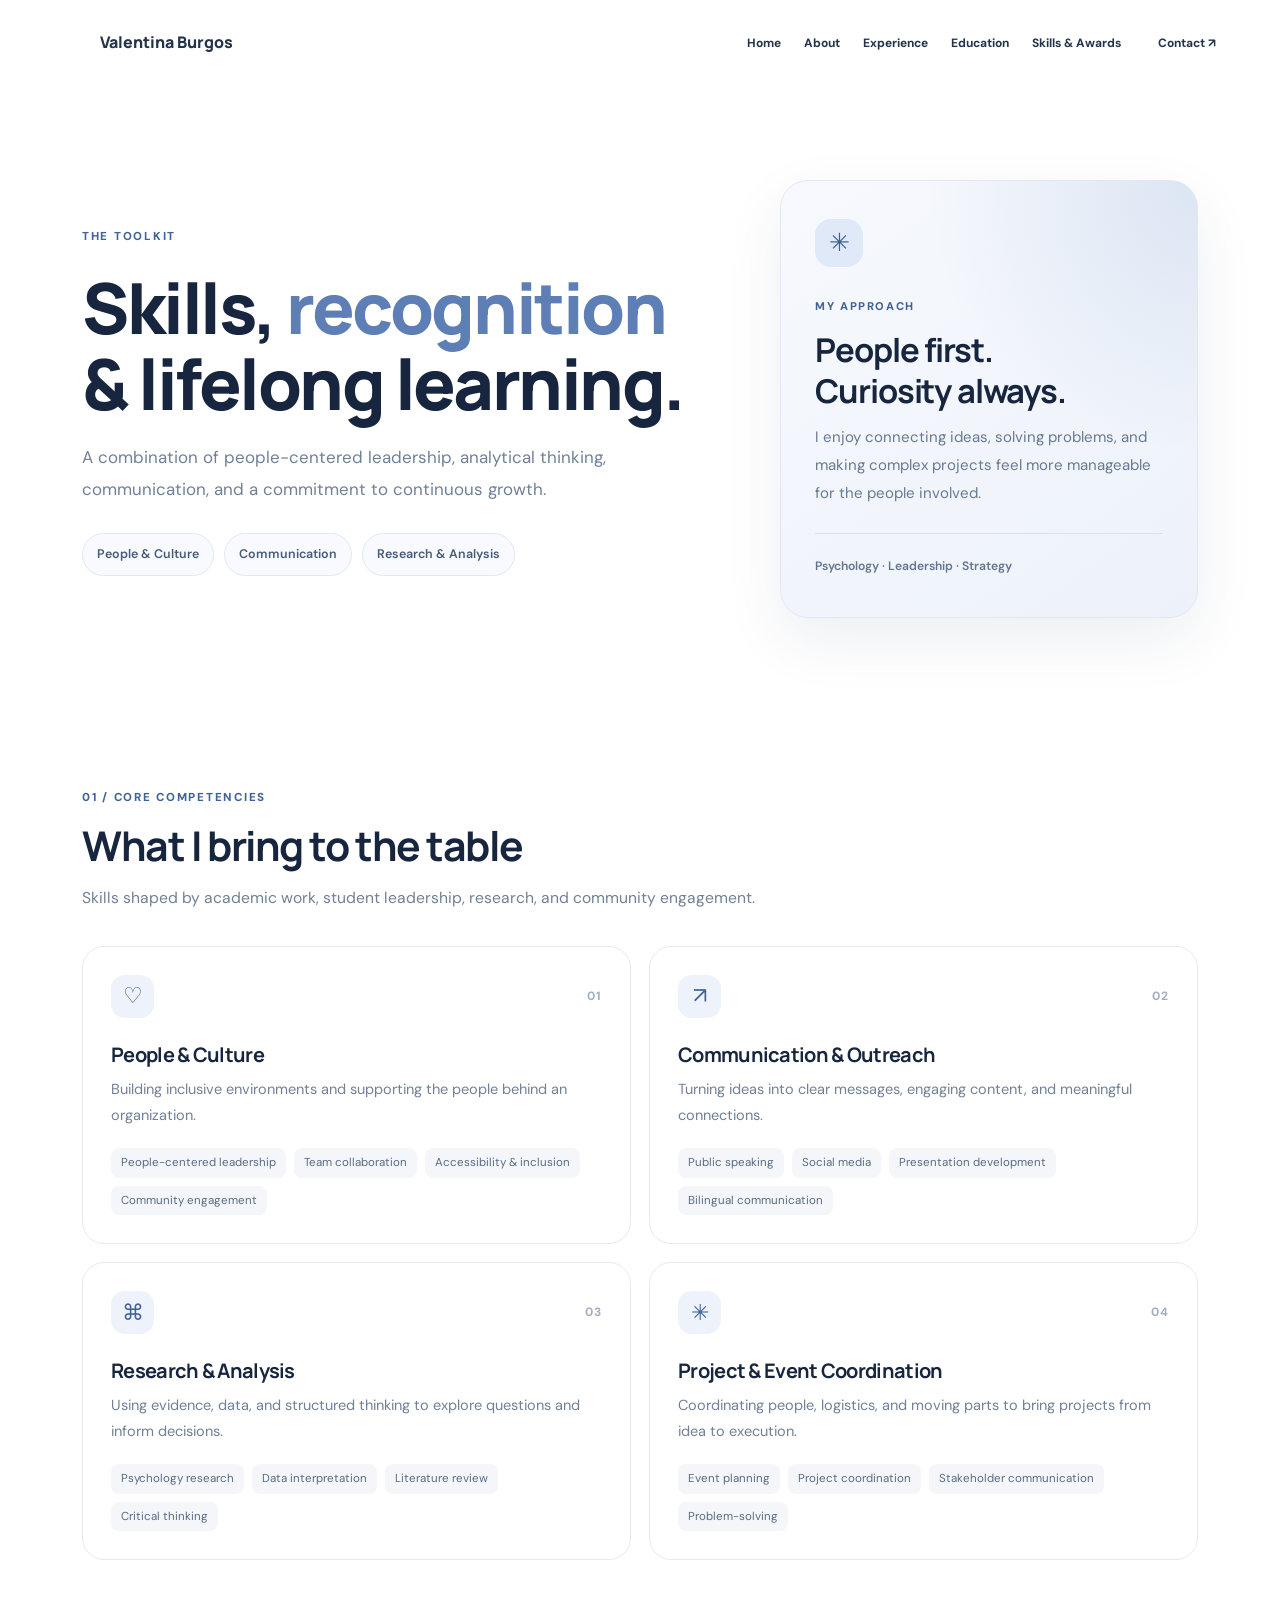
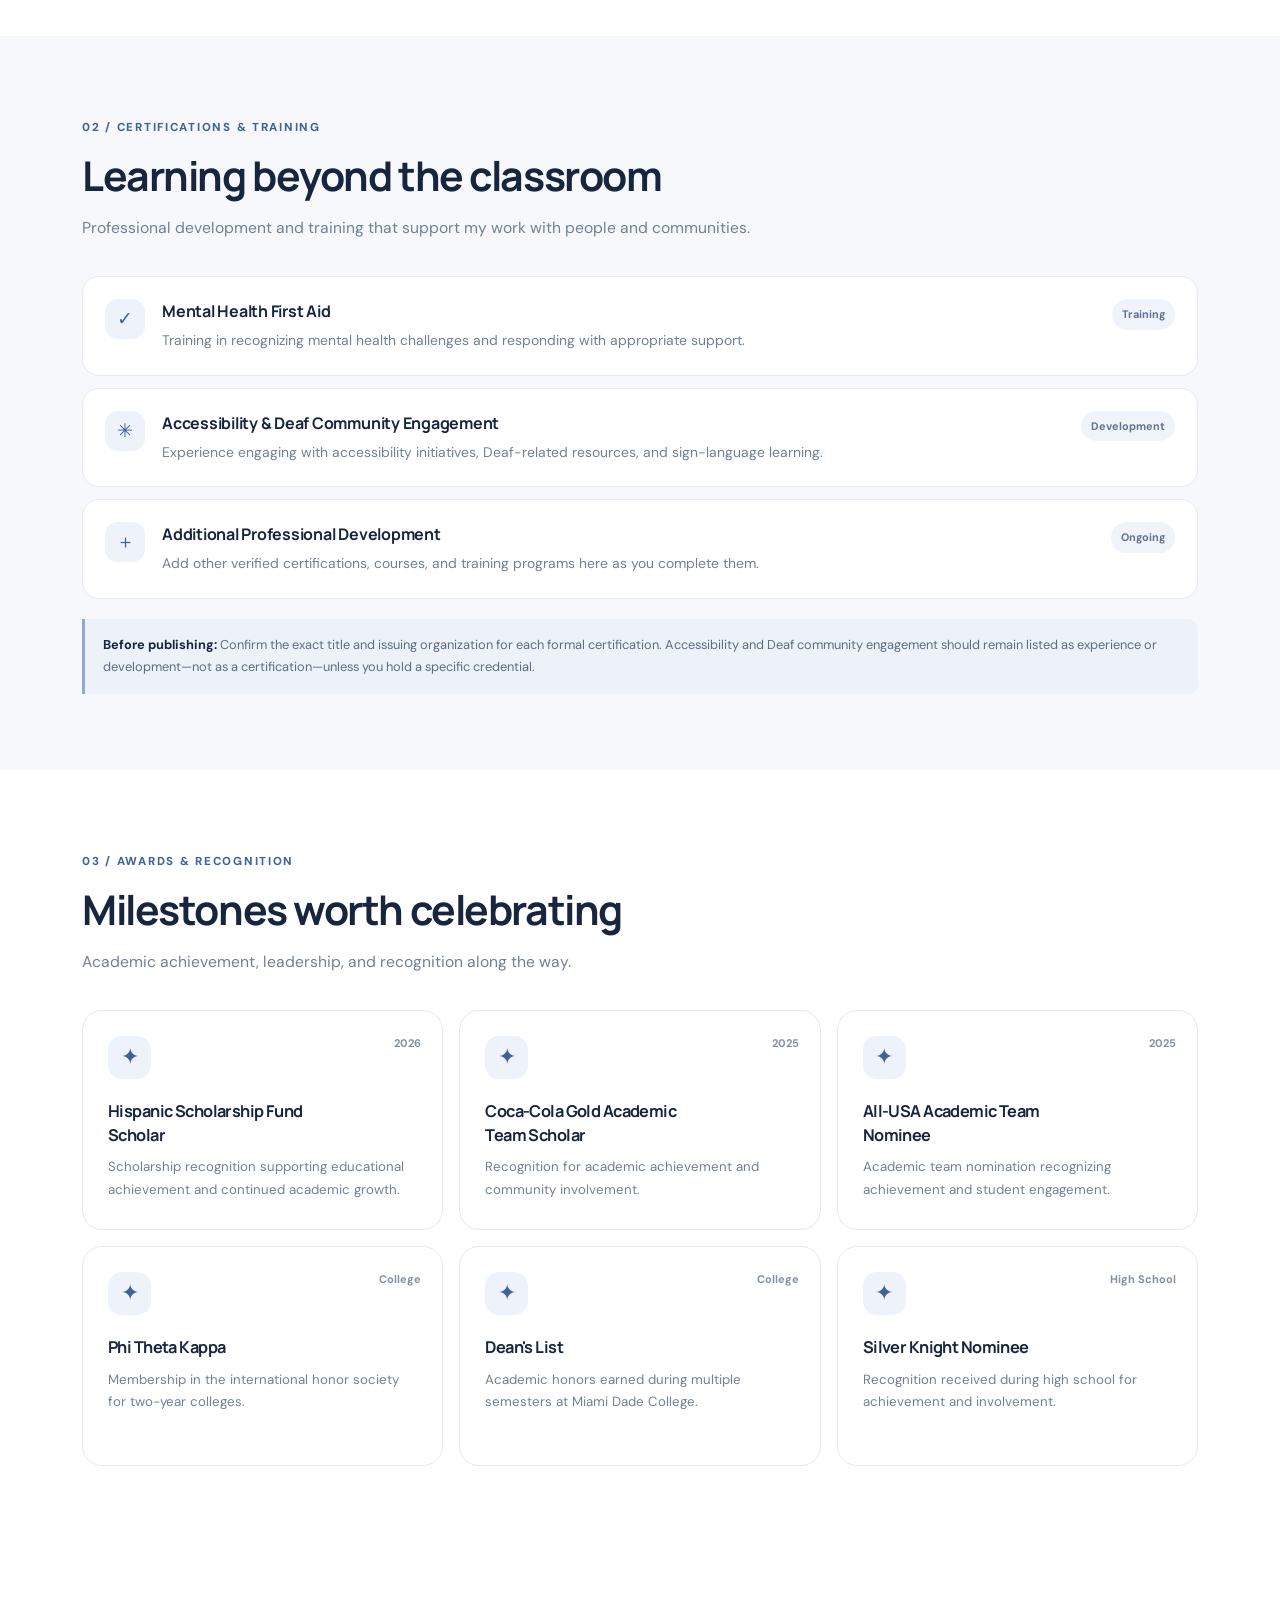
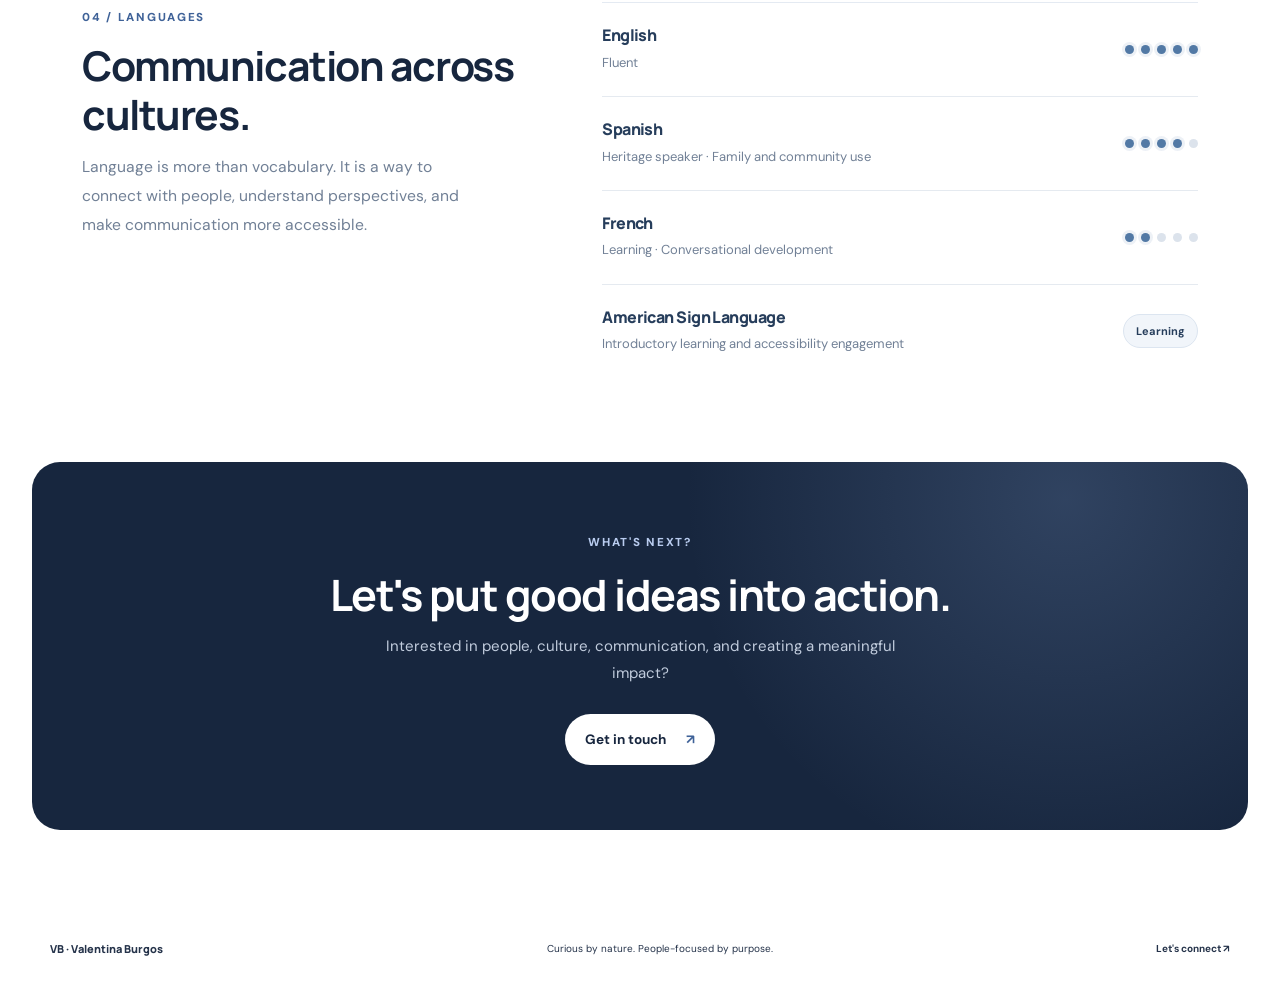
<file: skills.html>
<!DOCTYPE html>
<html lang="en">
<head>
  <meta charset="UTF-8">
  <meta name="viewport" content="width=device-width, initial-scale=1.0">
  <meta name="description" content="Valentina Burgos's skills, certifications, awards, and professional development.">
  <title>Skills & Awards | Valentina Burgos</title>

  <link rel="preconnect" href="https://fonts.googleapis.com">
  <link rel="preconnect" href="https://fonts.gstatic.com" crossorigin>
  <link href="https://fonts.googleapis.com/css2?family=DM+Sans:wght@400;500;600;700&family=Manrope:wght@400;500;600;700;800&display=swap" rel="stylesheet">

  <link rel="stylesheet" href="styles.css">
  <link rel="stylesheet" href="experience.css">
  <link rel="stylesheet" href="skills.css">
</head>

<body class="skills-page">
  <header class="exp-header">
    <a class="exp-brand" href="index.html">
      <span class="exp-brand-mark">VB</span>
      <span>Valentina Burgos</span>
    </a>

    <nav class="exp-nav" aria-label="Main navigation">
      <a href="index.html">Home</a>
      <a href="about.html">About</a>
      <a href="experience.html">Experience</a>
      <a href="education.html">Education</a>
      <a class="active" href="skills.html">Skills & Awards</a>
      <a class="exp-contact-link" href="contact.html">Contact ↗</a>
    </nav>
  </header>

  <main>
    <section class="skills-hero">
      <div class="skills-hero-content">
        <span class="skills-eyebrow">THE TOOLKIT</span>
        <h1>Skills, <span>recognition</span><br> & lifelong learning.</h1>
        <p>
          A combination of people-centered leadership, analytical thinking,
          communication, and a commitment to continuous growth.
        </p>

        <div class="skills-hero-tags">
          <span>People & Culture</span>
          <span>Communication</span>
          <span>Research & Analysis</span>
        </div>
      </div>

      <div class="skills-hero-card">
        <div class="skills-card-icon">✳</div>
        <span class="skills-card-label">MY APPROACH</span>
        <h2>People first.<br>Curiosity always.</h2>
        <p>
          I enjoy connecting ideas, solving problems, and making complex
          projects feel more manageable for the people involved.
        </p>
        <div class="skills-card-line"></div>
        <span class="skills-card-caption">Psychology · Leadership · Strategy</span>
      </div>
    </section>

    <section class="skills-section">
      <div class="skills-section-heading">
        <span class="skills-eyebrow">01 / CORE COMPETENCIES</span>
        <h2>What I bring to the table</h2>
        <p>Skills shaped by academic work, student leadership, research, and community engagement.</p>
      </div>

      <div class="skills-grid">
        <article class="skill-card">
          <div class="skill-card-top">
            <span class="skill-icon">♡</span>
            <span class="skill-number">01</span>
          </div>
          <h3>People & Culture</h3>
          <p>Building inclusive environments and supporting the people behind an organization.</p>
          <div class="skill-tags">
            <span>People-centered leadership</span>
            <span>Team collaboration</span>
            <span>Accessibility & inclusion</span>
            <span>Community engagement</span>
          </div>
        </article>

        <article class="skill-card">
          <div class="skill-card-top">
            <span class="skill-icon">↗</span>
            <span class="skill-number">02</span>
          </div>
          <h3>Communication & Outreach</h3>
          <p>Turning ideas into clear messages, engaging content, and meaningful connections.</p>
          <div class="skill-tags">
            <span>Public speaking</span>
            <span>Social media</span>
            <span>Presentation development</span>
            <span>Bilingual communication</span>
          </div>
        </article>

        <article class="skill-card">
          <div class="skill-card-top">
            <span class="skill-icon">⌘</span>
            <span class="skill-number">03</span>
          </div>
          <h3>Research & Analysis</h3>
          <p>Using evidence, data, and structured thinking to explore questions and inform decisions.</p>
          <div class="skill-tags">
            <span>Psychology research</span>
            <span>Data interpretation</span>
            <span>Literature review</span>
            <span>Critical thinking</span>
          </div>
        </article>

        <article class="skill-card">
          <div class="skill-card-top">
            <span class="skill-icon">✳</span>
            <span class="skill-number">04</span>
          </div>
          <h3>Project & Event Coordination</h3>
          <p>Coordinating people, logistics, and moving parts to bring projects from idea to execution.</p>
          <div class="skill-tags">
            <span>Event planning</span>
            <span>Project coordination</span>
            <span>Stakeholder communication</span>
            <span>Problem-solving</span>
          </div>
        </article>
      </div>
    </section>

    <section class="skills-section skills-section-alt">
      <div class="skills-section-heading">
        <span class="skills-eyebrow">02 / CERTIFICATIONS & TRAINING</span>
        <h2>Learning beyond the classroom</h2>
        <p>Professional development and training that support my work with people and communities.</p>
      </div>

      <div class="credential-list">
        <article class="credential-item">
          <div class="credential-symbol">✓</div>
          <div class="credential-content">
            <h3>Mental Health First Aid</h3>
            <p>Training in recognizing mental health challenges and responding with appropriate support.</p>
          </div>
          <span class="credential-type">Training</span>
        </article>

        <article class="credential-item">
          <div class="credential-symbol">✳</div>
          <div class="credential-content">
            <h3>Accessibility & Deaf Community Engagement</h3>
            <p>Experience engaging with accessibility initiatives, Deaf-related resources, and sign-language learning.</p>
          </div>
          <span class="credential-type">Development</span>
        </article>

        <article class="credential-item">
          <div class="credential-symbol">＋</div>
          <div class="credential-content">
            <h3>Additional Professional Development</h3>
            <p>Add other verified certifications, courses, and training programs here as you complete them.</p>
          </div>
          <span class="credential-type">Ongoing</span>
        </article>
      </div>

      <p class="skills-note">
        <strong>Before publishing:</strong> Confirm the exact title and issuing organization for each formal certification. Accessibility and Deaf community engagement should remain listed as experience or development—not as a certification—unless you hold a specific credential.
      </p>
    </section>

    <section class="skills-section">
      <div class="skills-section-heading">
        <span class="skills-eyebrow">03 / AWARDS & RECOGNITION</span>
        <h2>Milestones worth celebrating</h2>
        <p>Academic achievement, leadership, and recognition along the way.</p>
      </div>

      <div class="awards-grid">
        <article class="award-card">
          <span class="award-year">2026</span>
          <div class="award-icon">✦</div>
          <h3>Hispanic Scholarship Fund Scholar</h3>
          <p>Scholarship recognition supporting educational achievement and continued academic growth.</p>
        </article>

        <article class="award-card">
          <span class="award-year">2025</span>
          <div class="award-icon">✦</div>
          <h3>Coca-Cola Gold Academic Team Scholar</h3>
          <p>Recognition for academic achievement and community involvement.</p>
        </article>

        <article class="award-card">
          <span class="award-year">2025</span>
          <div class="award-icon">✦</div>
          <h3>All-USA Academic Team Nominee</h3>
          <p>Academic team nomination recognizing achievement and student engagement.</p>
        </article>

        <article class="award-card">
          <span class="award-year">College</span>
          <div class="award-icon">✦</div>
          <h3>Phi Theta Kappa</h3>
          <p>Membership in the international honor society for two-year colleges.</p>
        </article>

        <article class="award-card">
          <span class="award-year">College</span>
          <div class="award-icon">✦</div>
          <h3>Dean's List</h3>
          <p>Academic honors earned during multiple semesters at Miami Dade College.</p>
        </article>

        <article class="award-card">
          <span class="award-year">High School</span>
          <div class="award-icon">✦</div>
          <h3>Silver Knight Nominee</h3>
          <p>Recognition received during high school for achievement and involvement.</p>
        </article>
      </div>
    </section>

    <section class="skills-section skills-languages">
      <div class="skills-language-copy">
        <span class="skills-eyebrow">04 / LANGUAGES</span>
        <h2>Communication across cultures.</h2>
        <p>
          Language is more than vocabulary. It is a way to connect with people,
          understand perspectives, and make communication more accessible.
        </p>
      </div>

      <div class="language-list">
        <div class="language-item">
          <div>
            <h3>English</h3>
            <p>Fluent</p>
          </div>
          <span class="language-dot-group"><i></i><i></i><i></i><i></i><i></i></span>
        </div>

        <div class="language-item">
          <div>
            <h3>Spanish</h3>
            <p>Heritage speaker · Family and community use</p>
          </div>
          <span class="language-dot-group"><i></i><i></i><i></i><i></i><i class="muted"></i></span>
        </div>

        <div class="language-item">
          <div>
            <h3>French</h3>
            <p>Learning · Conversational development</p>
          </div>
          <span class="language-dot-group"><i></i><i></i><i class="muted"></i><i class="muted"></i><i class="muted"></i></span>
        </div>

        <div class="language-item">
          <div>
            <h3>American Sign Language</h3>
            <p>Introductory learning and accessibility engagement</p>
          </div>
          <span class="language-learning">Learning</span>
        </div>
      </div>
    </section>

    <section class="skills-cta">
      <span class="skills-eyebrow">WHAT'S NEXT?</span>
      <h2>Let's put good ideas into action.</h2>
      <p>Interested in people, culture, communication, and creating a meaningful impact?</p>
      <a class="skills-cta-button" href="contact.html">Get in touch <span>↗</span></a>
    </section>
  </main>

  <footer class="exp-footer">
    <a class="exp-footer-brand" href="index.html">VB · Valentina Burgos</a>
    <span>Curious by nature. People-focused by purpose.</span>
    <a href="mailto:valentinanburgos@gmail.com">Let's connect ↗</a>
  </footer>
</body>
</html>
</file>
<file: styles.css>
:root {
  --navy: #10243a; --navy-2: #183650; --teal: #398c91; --teal-light: #a8d9d5;
  --ink: #182b3d; --muted: #627283; --paper: #ffffff; --wash: #f3f6f8;
  --line: #dfe6eb; --shadow: 0 18px 55px rgba(16,36,58,.08);
  --sans: "DM Sans", sans-serif; --display: "Manrope", sans-serif;
}
* { box-sizing: border-box; }
html { scroll-behavior: smooth; scroll-padding-top: 86px; }
body { margin: 0; color: var(--ink); background: var(--paper); font-family: var(--sans); line-height: 1.7; -webkit-font-smoothing: antialiased; }
a { color: inherit; text-decoration: none; }
button, a { -webkit-tap-highlight-color: transparent; }
.container { width: min(1120px, calc(100% - 48px)); margin-inline: auto; }
.section-pad { padding: 104px 0; }
.skip-link { position: absolute; left: -9999px; top: 12px; z-index: 100; background: white; padding: 12px; }
.skip-link:focus { left: 12px; }
.site-header { position: sticky; top: 0; z-index: 50; background: rgba(255,255,255,.94); backdrop-filter: blur(14px); border-bottom: 1px solid rgba(223,230,235,.8); }
.nav-wrap { display: flex; align-items: center; justify-content: space-between; min-height: 76px; gap: 24px; }
.brand { display: inline-flex; align-items: center; gap: 11px; font-family: var(--display); font-weight: 800; font-size: 14px; letter-spacing: -.03em; white-space: nowrap; }
.brand-mark { display: grid; place-items: center; width: 34px; height: 34px; color: white; background: var(--navy); border-radius: 10px; font-size: 17px; }
.muted { color: var(--teal); }
.site-nav { display: flex; align-items: center; gap: 28px; font-size: 12px; font-weight: 700; color: #526477; }
.site-nav a { transition: color .2s; }
.site-nav a:hover, .site-nav a:focus-visible { color: var(--teal); }
.site-nav .nav-cta { color: white; background: var(--navy); border-radius: 7px; padding: 10px 16px; }
.menu-toggle { display: none; border: 0; background: none; padding: 8px; }
.menu-toggle span { display: block; width: 22px; height: 2px; background: var(--navy); margin: 5px; }
.hero { position: relative; overflow: hidden; color: white; background: var(--navy); padding-top: 92px; padding-bottom: 42px; }
.hero::before { content: ""; position: absolute; inset: 0; opacity: .12; background-image: linear-gradient(rgba(255,255,255,.12) 1px, transparent 1px), linear-gradient(90deg, rgba(255,255,255,.12) 1px, transparent 1px); background-size: 54px 54px; mask-image: linear-gradient(to right, black, transparent 85%); }
.hero-glow { position: absolute; border-radius: 50%; filter: blur(1px); pointer-events: none; }
.glow-one { width: 450px; height: 450px; background: rgba(57,140,145,.2); right: -130px; top: -180px; }
.glow-two { width: 300px; height: 300px; background: rgba(168,217,213,.08); left: 34%; bottom: -240px; }
.hero-grid { position: relative; display: grid; grid-template-columns: 1.12fr .88fr; gap: 72px; align-items: center; }
.eyebrow { margin: 0 0 18px; color: var(--teal); font-size: 10px; line-height: 1.5; font-weight: 800; letter-spacing: .17em; }
.hero .eyebrow { color: var(--teal-light); display: flex; align-items: center; gap: 11px; }
.eyebrow-line { display: inline-block; width: 26px; height: 1px; background: var(--teal-light); }
h1, h2, h3, p { margin-top: 0; }
h1, h2, h3 { font-family: var(--display); letter-spacing: -.045em; }
h1 { font-size: clamp(42px, 5vw, 66px); line-height: 1.08; margin-bottom: 24px; font-weight: 800; }
h1 span { color: var(--teal-light); }
.hero-lede { max-width: 590px; color: #d2dce5; font-size: 16px; line-height: 1.85; }
.hero-actions { display: flex; gap: 12px; flex-wrap: wrap; margin: 30px 0 35px; }
.button { display: inline-flex; gap: 18px; align-items: center; justify-content: center; padding: 13px 18px; border-radius: 7px; font-size: 12px; font-weight: 800; transition: transform .2s, background .2s; }
.button:hover { transform: translateY(-2px); }
.button-primary { background: var(--teal-light); color: var(--navy); }
.button-ghost { border: 1px solid #62788c; color: white; }
.hero-meta { display: flex; flex-wrap: wrap; gap: 10px 20px; color: #a9bac9; font-size: 10px; }
.status-dot { display: inline-block; width: 6px; height: 6px; border-radius: 50%; background: #79cbbd; margin-right: 7px; vertical-align: 1px; }
.hero-card { background: rgba(255,255,255,.06); border: 1px solid rgba(255,255,255,.15); border-radius: 16px; padding: 25px; box-shadow: 0 24px 80px rgba(0,0,0,.12); }
.card-topline { display: flex; justify-content: space-between; align-items: center; padding-bottom: 20px; border-bottom: 1px solid rgba(255,255,255,.14); color: #aabac9; font-size: 9px; letter-spacing: .14em; font-weight: 800; }
.spark { color: var(--teal-light); font-size: 22px; }
.snapshot-item { display: flex; align-items: flex-start; gap: 14px; padding: 20px 0; border-bottom: 1px solid rgba(255,255,255,.1); }
.snapshot-icon { display: grid; place-items: center; flex: 0 0 36px; height: 36px; color: var(--teal-light); background: rgba(168,217,213,.1); border-radius: 9px; font-size: 10px; font-weight: 800; }
.snapshot-item strong { font-size: 13px; }
.snapshot-item p { margin: 4px 0 0; color: #aebdca; font-size: 11px; line-height: 1.6; }
.snapshot-footer { display: flex; justify-content: space-between; gap: 8px; padding-top: 18px; color: #9cafbe; font-size: 8px; letter-spacing: .1em; font-weight: 800; }
.snapshot-footer span:nth-child(2) { color: var(--teal-light); }
.scroll-cue { position: relative; display: flex; align-items: center; gap: 10px; margin-top: 75px; color: #8da2b3; font-size: 10px; }
.scroll-cue span { width: 22px; height: 1px; background: var(--teal-light); }
.metrics-band { background: #eaf2f3; border-bottom: 1px solid #dce8e9; }
.metrics-grid { display: grid; grid-template-columns: repeat(4, 1fr); padding-top: 28px; padding-bottom: 28px; }
.metric { padding: 4px 25px; border-right: 1px solid #d0e0e2; display: flex; flex-direction: column; gap: 4px; }
.metric:first-child { padding-left: 0; }
.metric:last-child { border: 0; }
.metric strong { font-family: var(--display); font-size: 30px; letter-spacing: -.05em; color: var(--navy); line-height: 1.3; }
.metric span { max-width: 190px; color: #5d6f7d; font-size: 10px; line-height: 1.5; }
.intro-grid { display: grid; grid-template-columns: .85fr 1.15fr; gap: 90px; }
h2 { font-size: clamp(30px, 3.6vw, 43px); line-height: 1.18; margin-bottom: 0; }
.intro-text { color: #596b7b; font-size: 14px; }
.intro-text p { margin-bottom: 18px; }
.interest-tags, .feature-tags, .tag-cloud { display: flex; flex-wrap: wrap; gap: 8px; }
.interest-tags { margin-top: 25px; }
.interest-tags span, .feature-tags span, .tag-cloud span { border: 1px solid var(--line); border-radius: 5px; padding: 7px 10px; color: #4d6374; font-size: 10px; font-weight: 600; }
.section-tint { background: var(--wash); }
.section-heading { display: flex; align-items: end; justify-content: space-between; gap: 45px; margin-bottom: 45px; }
.section-heading h2 { margin: 0; }
.section-heading > p { max-width: 390px; margin: 0 0 4px; color: var(--muted); font-size: 12px; }
.timeline { position: relative; display: flex; flex-direction: column; gap: 16px; }
.timeline-card { display: grid; grid-template-columns: 170px 1fr; gap: 28px; padding: 30px; background: white; border: 1px solid #e4e9ed; border-radius: 12px; box-shadow: 0 5px 20px rgba(16,36,58,.025); }
.timeline-date { color: var(--teal); font-size: 9px; font-weight: 800; letter-spacing: .09em; padding-top: 5px; }
.entry-heading { display: flex; align-items: flex-start; justify-content: space-between; gap: 20px; }
h3 { font-size: 20px; line-height: 1.3; margin-bottom: 5px; }
.organization { margin: 0 0 17px; color: #6d7c8a; font-size: 11px; }
.entry-type { flex-shrink: 0; padding: 5px 8px; background: #edf6f5; color: #2c797c; border-radius: 4px; font-size: 8px; font-weight: 800; letter-spacing: .07em; }
.timeline-main ul { padding-left: 17px; margin: 0 0 18px; color: #586979; font-size: 12px; }
.timeline-main li { padding-left: 4px; margin-bottom: 7px; }
.timeline-main li::marker { color: var(--teal); }
.skill-line { padding-top: 14px; border-top: 1px solid #edf0f2; color: #70808e; font-size: 10px; }
.skill-line b { color: var(--navy); }
.feature-grid { display: grid; grid-template-columns: repeat(3, 1fr); gap: 18px; }
.feature-card { position: relative; overflow: hidden; padding: 28px; min-height: 330px; border: 1px solid var(--line); border-radius: 12px; background: white; }
.feature-card.feature-dark { background: var(--navy); color: white; border-color: var(--navy); }
.feature-number { color: var(--teal); font-family: var(--display); font-weight: 800; font-size: 13px; margin-bottom: 27px; }
.feature-dark .feature-number { color: var(--teal-light); }
.card-kicker { margin-bottom: 12px; color: var(--teal); font-size: 9px; font-weight: 800; letter-spacing: .13em; }
.feature-dark .card-kicker { color: var(--teal-light); }
.feature-card h3 { font-size: 21px; margin-bottom: 8px; }
.feature-role { color: #9bb3c4; font-size: 10px; }
.feature-card > p:not(.card-kicker):not(.feature-role) { color: #647483; font-size: 12px; }
.feature-dark > p:not(.card-kicker):not(.feature-role) { color: #c3d0db; }
.feature-tags { margin-top: 18px; }
.feature-tags span { font-size: 9px; padding: 5px 7px; }
.feature-dark .feature-tags span { color: #d4e2ea; border-color: #41586b; }
.feature-date { display: block; margin-top: 24px; color: #a3b8c7; font-size: 9px; letter-spacing: .1em; font-weight: 700; }
.education-grid { display: grid; grid-template-columns: 1fr 1fr; gap: 18px; }
.education-card { padding: 28px; border: 1px solid var(--line); border-radius: 12px; background: white; }
.education-card.current { border-top: 3px solid var(--teal); }
.edu-top { display: flex; justify-content: space-between; align-items: center; margin-bottom: 24px; }
.edu-label { color: var(--teal); font-size: 9px; font-weight: 800; letter-spacing: .12em; }
.edu-icon { display: grid; place-items: center; width: 38px; height: 38px; border-radius: 10px; background: var(--wash); color: var(--navy); font-family: var(--display); font-size: 12px; font-weight: 800; }
.education-card h3 { font-size: 20px; }
.degree { margin: 12px 0 3px; color: var(--navy); font-size: 13px; font-weight: 700; }
.degree-sub { color: #697b8a; font-size: 11px; min-height: 24px; }
.edu-bottom { display: flex; flex-wrap: wrap; justify-content: space-between; gap: 8px; border-top: 1px solid var(--line); margin-top: 25px; padding-top: 15px; color: #72818e; font-size: 10px; }
.edu-bottom strong { color: var(--navy); }
.global-panel { display: flex; justify-content: space-between; align-items: center; gap: 30px; margin-top: 20px; padding: 30px; border-radius: 12px; background: var(--navy); color: white; }
.global-panel .eyebrow { color: var(--teal-light); }
.global-panel h3 { font-size: 21px; }
.global-panel p:not(.eyebrow) { margin: 0; color: #b7c6d2; font-size: 11px; }
.country-list { display: flex; flex-wrap: wrap; gap: 8px; max-width: 320px; }
.country-list span { padding: 8px 11px; border: 1px solid #40566a; border-radius: 5px; color: #e0e8ee; font-size: 10px; }
.skills-grid { display: grid; grid-template-columns: 1fr 1fr; gap: 16px; }
.skill-card { padding: 25px; border: 1px solid var(--line); border-radius: 12px; }
.skill-symbol { display: grid; place-items: center; width: 34px; height: 34px; margin-bottom: 16px; border-radius: 9px; background: #eaf3f3; color: var(--teal); font-size: 17px; }
.skill-card h3 { font-size: 16px; margin-bottom: 17px; }
.tag-cloud span { background: #fafbfc; font-size: 10px; }
.language-row { display: flex; justify-content: space-between; gap: 12px; padding: 10px 0; border-bottom: 1px solid #edf0f2; font-size: 11px; }
.language-row:last-child { border-bottom: 0; }
.language-row > span:first-child { font-weight: 700; }
.language-level { color: #71818f; text-align: right; }
.cert-panel { display: grid; grid-template-columns: .75fr 1.25fr; gap: 35px; padding: 30px; margin-top: 18px; background: var(--wash); border-radius: 12px; }
.cert-panel h3 { margin: 0; }
.cert-list { display: grid; grid-template-columns: 1fr 1fr; gap: 9px; }
.cert-list span { padding: 11px 12px; background: white; border: 1px solid #e2e8ec; border-radius: 6px; color: #536777; font-size: 10px; }
.cert-note { grid-column: 2; margin: -18px 0 0; color: #71818f; font-size: 10px; }
.awards-block { margin-top: 65px; }
.awards-heading { display: flex; align-items: end; justify-content: space-between; margin-bottom: 20px; }
.awards-heading h3 { font-size: 25px; margin: 0; }
.award-list { display: grid; grid-template-columns: 1fr 1fr; gap: 0 35px; border-top: 1px solid var(--line); }
.award { display: flex; align-items: flex-start; gap: 13px; padding: 18px 0; border-bottom: 1px solid var(--line); }
.award-star { color: var(--teal); font-size: 16px; }
.award div { display: flex; flex-direction: column; gap: 4px; }
.award strong { font-size: 11px; line-height: 1.5; }
.award div span { color: #778694; font-size: 10px; }
.contact-section { background: var(--navy); color: white; }
.contact-grid { display: grid; grid-template-columns: 1fr .72fr; gap: 90px; align-items: center; }
.contact-section .eyebrow { color: var(--teal-light); }
.contact-section h2 { max-width: 540px; font-size: clamp(32px, 4vw, 46px); }
.contact-lede { max-width: 470px; margin-top: 22px; color: #b7c6d2; font-size: 13px; }
.contact-card { padding: 28px; border: 1px solid #40566a; border-radius: 12px; background: rgba(255,255,255,.04); }
.contact-card h3 { font-size: 23px; }
.contact-card > p:not(.card-kicker) { color: #b7c6d2; font-size: 11px; }
.contact-link { display: flex; justify-content: space-between; gap: 15px; padding: 15px 0; border-bottom: 1px solid #344b60; font-size: 12px; font-weight: 700; }
.contact-link:last-child { border: 0; }
.contact-link > span:last-child { color: var(--teal-light); }
.contact-link small { display: block; color: #9eb0bf; font-weight: 400; font-size: 9px; }
.site-footer { padding: 28px 0 18px; background: #0b1b2c; color: #9cafbe; }
.footer-inner { display: flex; align-items: center; justify-content: space-between; gap: 20px; font-size: 10px; }
.footer-brand { color: white; font-size: 12px; }
.footer-brand .brand-mark { background: #254156; }
.back-top { color: #d7e3eb; }
.footer-small { margin-top: 20px; padding-top: 15px; border-top: 1px solid #263b4e; font-size: 9px; }
:focus-visible { outline: 3px solid #5fc0bb; outline-offset: 3px; }
@media (max-width: 900px) {
  .hero-grid { gap: 35px; grid-template-columns: 1fr  .85fr; }
  .intro-grid { gap: 45px; }
  .site-nav { gap: 16px; }
  .timeline-card { grid-template-columns: 130px 1fr; gap: 20px; }
  .contact-grid { gap: 45px; }
  .feature-card { padding: 22px; }
}
@media (max-width: 720px) {
  .container { width: min(100% - 36px, 560px); }
  .section-pad { padding: 72px 0; }
  .nav-wrap { min-height: 66px; }
  .menu-toggle { display: block; cursor: pointer; }
  .site-nav { display: none; position: absolute; left: 0; right: 0; top: 66px; padding: 18px; flex-direction: column; align-items: stretch; gap: 0; background: white; border-bottom: 1px solid var(--line); box-shadow: var(--shadow); }
  .site-nav.open { display: flex; }
  .site-nav a { padding: 12px; }
  .site-nav .nav-cta { text-align: center; margin-top: 5px; }
  .hero { padding-top: 70px; }
  .hero-grid, .intro-grid, .contact-grid { grid-template-columns: 1fr; gap: 38px; }
  h1 { font-size: clamp(42px, 12vw, 60px); }
  .hero-card { max-width: 520px; }
  .scroll-cue { margin-top: 48px; }
  .metrics-grid { grid-template-columns: 1fr 1fr; row-gap: 22px; }
  .metric { padding: 4px 15px; }
  .metric:nth-child(2) { border-right: 0; }
  .metric:nth-child(3) { padding-left: 0; }
  .section-heading { align-items: flex-start; flex-direction: column; gap: 15px; margin-bottom: 30px; }
  .timeline-card { grid-template-columns: 1fr; gap: 12px; padding: 22px; }
  .entry-heading { flex-direction: column; gap: 8px; }
  .feature-grid, .education-grid, .skills-grid { grid-template-columns: 1fr; }
  .feature-card { min-height: auto; }
  .global-panel { align-items: flex-start; flex-direction: column; }
  .cert-panel { grid-template-columns: 1fr; gap: 22px; padding: 23px; }
  .cert-list { grid-template-columns: 1fr; }
  .cert-note { grid-column: auto; margin: -8px 0 0; }
  .awards-block { margin-top: 45px; }
  .awards-heading { align-items: flex-start; flex-direction: column; gap: 8px; }
  .award-list { grid-template-columns: 1fr; }
  .contact-grid { gap: 30px; }
  .footer-inner { align-items: flex-start; flex-direction: column; gap: 12px; }
}
@media (prefers-reduced-motion: reduce) {
  html { scroll-behavior: auto; }
  *, *::before, *::after { transition-duration: .01ms !important; animation-duration: .01ms !important; }
}
.country-list {
  display: flex;
  flex-wrap: wrap;
  gap: 12px;
}

.country-button {
  display: inline-block;
  padding: 10px 18px;
  border: 1px solid currentColor;
  border-radius: 999px;
  text-decoration: none;
  color: inherit;
  transition: background-color 0.2s ease,
              color 0.2s ease;
}

.country-button:hover {
  background-color: #1f2937;
  color: #ffffff;
}

.country-section {
  padding: 60px 0;
  scroll-margin-top: 90px;
}

/* =========================================
   NEW HOMEPAGE
   ========================================= */

.home-page {
  min-height: 100vh;
  display: flex;
  flex-direction: column;
  background:
    radial-gradient(ellipse at 50% 35%, rgba(82, 127, 181, 0.09), transparent 52%),
    var(--wash, #f3f6f8);
  color: var(--ink, #182b3d);
}

.home-header {
  width: min(1160px, calc(100% - 48px));
  margin: 0 auto;
  min-height: 88px;
  display: flex;
  align-items: center;
  justify-content: space-between;
  gap: 28px;
  border-bottom: 1px solid rgba(16, 36, 58, 0.09);
}

.home-brand {
  display: inline-flex;
  align-items: center;
  gap: 11px;
  color: var(--navy, #10243a);
  text-decoration: none;
  font-family: var(--display, "Manrope", sans-serif);
  font-size: 15px;
  font-weight: 800;
  white-space: nowrap;
}

.home-brand-mark {
  width: 39px;
  height: 39px;
  display: grid;
  place-items: center;
  border-radius: 13px;
  background: var(--navy, #10243a);
  color: #fff;
  font-size: 12px;
  letter-spacing: 0.04em;
}

.home-nav {
  display: flex;
  align-items: center;
  justify-content: flex-end;
  gap: clamp(14px, 2.2vw, 30px);
}

.home-nav a {
  color: var(--muted, #627283);
  text-decoration: none;
  font-size: 12px;
  font-weight: 600;
  transition: color 180ms ease;
}

.home-nav a:hover {
  color: #527fb5;
}

.home-nav .home-nav-contact {
  display: inline-flex;
  align-items: center;
  gap: 9px;
  padding: 11px 16px;
  border: 1px solid var(--line, #dfe6eb);
  border-radius: 999px;
  color: var(--navy, #10243a);
  background: rgba(255, 255, 255, 0.65);
}

.home-main {
  flex: 1;
  display: grid;
  place-items: center;
  padding: 62px 24px 56px;
}

.home-hero {
  width: min(760px, 100%);
  display: flex;
  flex-direction: column;
  align-items: center;
  text-align: center;
}

.home-photo-wrap {
  width: 116px;
  height: 116px;
  padding: 5px;
  margin-bottom: 25px;
  border: 1px solid rgba(82, 127, 181, 0.3);
  border-radius: 50%;
  background: #fff;
  box-shadow: 0 10px 35px rgba(16, 36, 58, 0.1);
}


.home-headshot {
  display: block;
  width: 100%;
  height: 100%;
  border-radius: 50%;
  object-fit: cover;
  object-position: center 15%;
  transform: scale(1.1);
  background: #dce8f6;
}



.home-eyebrow {
  margin: 0 0 17px;
  color: #527fb5;
  font-size: 10px;
  font-weight: 800;
  letter-spacing: 0.2em;
  line-height: 1.8;
}

.home-hero h1 {
  max-width: 720px;
  margin: 0;
  color: var(--navy, #10243a);
  font-family: var(--display, "Manrope", sans-serif);
  font-size: clamp(34px, 5.2vw, 57px);
  font-weight: 800;
  letter-spacing: -0.055em;
  line-height: 1.16;
}

.home-hero h1 span {
  color: #527fb5;
}

.home-intro {
  max-width: 590px;
  margin: 23px 0 30px;
  color: var(--muted, #627283);
  font-size: 15px;
  line-height: 1.9;
}

.home-buttons {
  width: min(100%, 410px);
  display: flex;
  flex-direction: column;
  gap: 11px;
}

.home-button {
  min-height: 59px;
  display: grid;
  grid-template-columns: 34px 1fr 22px;
  align-items: center;
  gap: 12px;
  padding: 10px 17px;
  border: 1px solid var(--line, #dfe6eb);
  border-radius: 15px;
  background: rgba(255, 255, 255, 0.85);
  color: var(--navy, #10243a);
  text-decoration: none;
  text-align: left;
  font-size: 13px;
  font-weight: 700;
  box-shadow: 0 4px 13px rgba(16, 36, 58, 0.025);
  transition:
    transform 180ms ease,
    box-shadow 180ms ease,
    border-color 180ms ease,
    background 180ms ease;
}

.home-button:hover {
  transform: translateY(-2px);
  border-color: #b8cce3;
  background: #fff;
  box-shadow: 0 10px 24px rgba(16, 36, 58, 0.08);
}

.home-button-primary {
  border-color: var(--navy, #10243a);
  background: var(--navy, #10243a);
  color: #fff;
}

.home-button-primary:hover {
  border-color: #244b78;
  background: #183650;
}

.home-button-icon {
  width: 34px;
  height: 34px;
  display: grid;
  place-items: center;
  border-radius: 11px;
  background: #eaf0f7;
  color: #365f91;
  font-size: 17px;
}

.home-button-primary .home-button-icon {
  background: rgba(255, 255, 255, 0.13);
  color: #fff;
}

.home-button-arrow {
  justify-self: end;
  color: #6483a8;
  font-size: 17px;
  transition: transform 180ms ease;
}

.home-button-primary .home-button-arrow {
  color: #fff;
}

.home-button:hover .home-button-arrow {
  transform: translateX(3px);
}

.home-bottom-note {
  display: flex;
  align-items: center;
  justify-content: center;
  gap: 9px;
  margin-top: 29px;
  color: var(--muted, #627283);
  font-size: 11px;
  letter-spacing: 0.015em;
}

.home-status-dot {
  width: 7px;
  height: 7px;
  flex: 0 0 7px;
  border-radius: 50%;
  background: #527fb5;
  box-shadow: 0 0 0 4px rgba(82, 127, 181, 0.12);
}

.home-footer {
  width: min(1160px, calc(100% - 48px));
  min-height: 65px;
  margin: 0 auto;
  display: flex;
  align-items: center;
  justify-content: space-between;
  gap: 20px;
  border-top: 1px solid rgba(16, 36, 58, 0.09);
  color: var(--muted, #627283);
  font-size: 11px;
}

.home-footer a {
  color: var(--navy, #10243a);
  text-decoration: none;
  font-weight: 700;
}

.home-footer a:hover {
  color: #527fb5;
}

@media (max-width: 760px) {
  .home-header {
    width: calc(100% - 36px);
    min-height: auto;
    padding: 18px 0;
    align-items: flex-start;
    flex-direction: column;
    gap: 18px;
  }

  .home-nav {
    width: 100%;
    justify-content: flex-start;
    flex-wrap: wrap;
    gap: 12px 19px;
  }

  .home-nav a {
    font-size: 11px;
  }

  .home-nav .home-nav-contact {
    padding: 8px 12px;
  }

  .home-main {
    padding: 48px 20px 45px;
  }

  .home-photo-wrap {
    width: 104px;
    height: 104px;
  }

  .home-intro {
    margin-top: 18px;
    font-size: 14px;
    line-height: 1.8;
  }

  .home-footer {
    width: calc(100% - 36px);
    min-height: 62px;
  }
}

@media (max-width: 380px) {
  .home-nav {
    gap: 12px;
  }

  .home-hero h1 {
    font-size: 33px;
  }

  .home-button {
    gap: 9px;
    padding: 9px 12px;
    font-size: 12px;
  }
}


/* Homepage button polish */
.home-buttons {
  width: min(100%, 440px);
  gap: 13px;
}

.home-button {
  min-height: 64px;
  grid-template-columns: 38px 1fr 22px;
  gap: 12px;
  padding: 11px 17px;
  border-radius: 18px;
  font-size: 13px;
  letter-spacing: -0.01em;
}

.home-button-icon {
  width: 38px;
  height: 38px;
  border-radius: 13px;
  font-size: 18px;
  transition: transform 180ms ease;
}

.home-button:hover .home-button-icon {
  transform: scale(1.06);
}

.home-button-primary {
  background: linear-gradient(135deg, #263f60, #527fb5);
  border-color: transparent;
  box-shadow: 0 8px 20px rgba(38, 63, 96, 0.16);
}

.home-button-primary:hover {
  background: linear-gradient(135deg, #203653, #416d9f);
  box-shadow: 0 11px 26px rgba(38, 63, 96, 0.23);
}

.home-button:not(.home-button-primary) {
  background: rgba(255, 255, 255, 0.8);
  border-color: #d6e0ec;
}

.home-button:not(.home-button-primary):hover {
  background: #fff;
  border-color: #9bb6d5;
}

.home-button-arrow {
  font-size: 19px;
}

@media (max-width: 380px) {
  .home-button {
    min-height: 60px;
    grid-template-columns: 34px 1fr 20px;
    gap: 9px;
    padding: 9px 12px;
  }

  .home-button-icon {
    width: 34px;
    height: 34px;
  }
}

/* FIX: Remove gray side columns on the About page */
html,
body.about-page {
  width: 100%;
  min-height: 100%;
  margin: 0;
  padding: 0;
  background: #ffffff;
}

body.about-page {
  overflow-x: hidden;
}

body.about-page main {
  width: 100%;
  max-width: none;
  margin: 0;
  padding: 0;
}
</file>
<file: experience.css>
/* EXPERIENCE PAGE */
.experience-page {
  --exp-navy: #17263e;
  --exp-blue: #5d7fb5;
  --exp-muted: #66758a;
  --exp-line: #dce4ed;
  --exp-paper: #ffffff;
  --exp-wash: #f3f6f9;
  margin: 0;
  background: var(--exp-wash);
  color: var(--exp-navy);
  font-family: "DM Sans", sans-serif;
  line-height: 1.7;
}

.experience-page * {
  box-sizing: border-box;
}

.experience-page a {
  transition: color 180ms ease, background 180ms ease,
    border-color 180ms ease, transform 180ms ease;
}

.exp-header {
  width: min(1180px, calc(100% - 48px));
  min-height: 86px;
  margin: 0 auto;
  display: flex;
  justify-content: space-between;
  align-items: center;
  gap: 28px;
  border-bottom: 1px solid var(--exp-line);
}

.exp-brand,
.exp-footer-brand {
  display: inline-flex;
  align-items: center;
  gap: 11px;
  text-decoration: none;
  color: var(--exp-navy);
  font-family: "Manrope", sans-serif;
  font-weight: 800;
  white-space: nowrap;
}

.exp-brand-mark {
  width: 39px;
  height: 39px;
  display: grid;
  place-items: center;
  border-radius: 13px;
  color: white;
  background: var(--exp-navy);
  font-size: 12px;
}

.exp-nav {
  display: flex;
  align-items: center;
  justify-content: flex-end;
  flex-wrap: wrap;
  gap: 12px 23px;
}

.exp-nav a {
  text-decoration: none;
  color: var(--exp-muted);
  font-size: 12px;
  font-weight: 700;
}

.exp-nav a:hover,
.exp-nav a.active {
  color: var(--exp-blue);
}

.exp-nav .exp-contact-link {
  padding: 9px 14px;
  border: 1px solid var(--exp-line);
  border-radius: 999px;
  color: var(--exp-navy);
  background: white;
}

.exp-hero {
  padding: 88px 24px 72px;
  text-align: center;
  background:
    radial-gradient(ellipse at 50% 30%, rgba(93, 127, 181, 0.13), transparent 60%);
}

.exp-eyebrow {
  margin: 0 0 14px;
  color: var(--exp-blue);
  font-size: 10px;
  font-weight: 800;
  letter-spacing: 0.19em;
  line-height: 1.8;
}

.exp-hero h1,
.exp-section-heading h2,
.exp-cta-section h2 {
  margin: 0;
  color: var(--exp-navy);
  font-family: "Manrope", sans-serif;
  font-weight: 800;
  letter-spacing: -0.045em;
  line-height: 1.2;
}

.exp-hero h1 {
  font-size: clamp(38px, 6vw, 68px);
}

.exp-hero h1 span {
  color: var(--exp-blue);
}

.exp-hero-description {
  max-width: 670px;
  margin: 24px auto 25px;
  color: var(--exp-muted);
  font-size: 15px;
  line-height: 1.9;
}

.exp-hero-tags,
.exp-feature-tags {
  display: flex;
  justify-content: center;
  flex-wrap: wrap;
  gap: 9px;
}

.exp-hero-tags span,
.exp-feature-tags span {
  padding: 7px 12px;
  border: 1px solid #d9e3ef;
  border-radius: 999px;
  background: rgba(255, 255, 255, 0.7);
  color: #4c6688;
  font-size: 10px;
  font-weight: 700;
}

.exp-scroll-link {
  display: inline-flex;
  align-items: center;
  gap: 12px;
  margin-top: 30px;
  color: var(--exp-navy);
  text-decoration: none;
  font-size: 12px;
  font-weight: 700;
}

.exp-scroll-link span {
  width: 29px;
  height: 29px;
  display: grid;
  place-items: center;
  border: 1px solid var(--exp-line);
  border-radius: 50%;
  background: white;
}

.exp-scroll-link:hover span {
  transform: translateY(3px);
}

.exp-metrics {
  display: grid;
  grid-template-columns: repeat(4, minmax(0, 1fr));
  gap: 1px;
  padding: 27px max(24px, calc((100% - 1120px) / 2));
  background: var(--exp-navy);
}

.exp-metric {
  display: flex;
  flex-direction: column;
  justify-content: center;
  gap: 6px;
  min-height: 94px;
  padding: 8px 22px;
  border-right: 1px solid rgba(255, 255, 255, 0.14);
}

.exp-metric:last-child {
  border-right: 0;
}

.exp-metric strong {
  color: white;
  font-family: "Manrope", sans-serif;
  font-size: 31px;
  font-weight: 800;
  line-height: 1.2;
}

.exp-metric span {
  max-width: 200px;
  color: #c5d2e3;
  font-size: 11px;
  line-height: 1.6;
}

.exp-section {
  width: min(1100px, calc(100% - 48px));
  margin: 0 auto;
  padding: 86px 0;
}

.exp-section-heading {
  display: grid;
  grid-template-columns: 1fr minmax(230px, 380px);
  align-items: end;
  gap: 40px;
  margin-bottom: 38px;
}

.exp-section-heading h2,
.exp-cta-section h2 {
  font-size: clamp(29px, 4vw, 43px);
}

.exp-section-heading > p {
  margin: 0 0 3px;
  color: var(--exp-muted);
  font-size: 13px;
  line-height: 1.85;
}

.exp-timeline {
  display: flex;
  flex-direction: column;
  gap: 17px;
}

.exp-card {
  display: grid;
  grid-template-columns: 165px minmax(0, 1fr);
  gap: 24px;
  padding: 28px;
  border: 1px solid var(--exp-line);
  border-radius: 20px;
  background: var(--exp-paper);
  box-shadow: 0 8px 25px rgba(23, 38, 62, 0.035);
}

.exp-date {
  padding-top: 8px;
  color: var(--exp-blue);
  font-size: 10px;
  font-weight: 800;
  letter-spacing: 0.07em;
  line-height: 1.7;
}

.exp-card-content {
  min-width: 0;
}

.exp-card-heading {
  display: flex;
  justify-content: space-between;
  align-items: flex-start;
  gap: 20px;
  margin-bottom: 16px;
}

.exp-category {
  color: var(--exp-blue);
  font-size: 9px;
  font-weight: 800;
  letter-spacing: 0.15em;
}

.exp-card h3,
.exp-feature h3 {
  margin: 6px 0;
  color: var(--exp-navy);
  font-family: "Manrope", sans-serif;
  font-size: 20px;
  font-weight: 800;
  line-height: 1.4;
  letter-spacing: -0.025em;
}

.exp-organization {
  margin: 0;
  color: var(--exp-muted);
  font-size: 12px;
}

.exp-number,
.exp-feature-number {
  color: #b3c6df;
  font-family: "Manrope", sans-serif;
  font-size: 22px;
  font-weight: 800;
}

.exp-card ul {
  margin: 0;
  padding-left: 19px;
  color: #536278;
  font-size: 12px;
  line-height: 1.9;
}

.exp-card li {
  padding-left: 3px;
  margin-bottom: 7px;
}

.exp-focus {
  display: flex;
  flex-wrap: wrap;
  align-items: center;
  gap: 7px;
  margin-top: 18px;
}

.exp-focus strong {
  margin-right: 3px;
  color: var(--exp-navy);
  font-size: 10px;
}

.exp-focus span {
  padding: 5px 9px;
  border-radius: 7px;
  background: #eff4fa;
  color: #536d90;
  font-size: 10px;
  font-weight: 600;
}

.exp-leadership-section {
  background: #eaf0f6;
  border-top: 1px solid #e1e8f0;
  border-bottom: 1px solid #e1e8f0;
}

.exp-feature-grid {
  display: grid;
  grid-template-columns: repeat(2, minmax(0, 1fr));
  gap: 18px;
}

.exp-feature {
  min-width: 0;
  padding: 24px;
  display: flex;
  flex-direction: column;
  align-items: flex-start;
  border: 1px solid var(--exp-line);
  border-radius: 20px;
  background: white;
  box-shadow: 0 8px 25px rgba(23, 38, 62, 0.035);
}

.exp-feature-dark {
  background: var(--exp-navy);
  border-color: var(--exp-navy);
  color: white;
}

.exp-feature-top {
  width: 100%;
  display: flex;
  justify-content: space-between;
  align-items: center;
  gap: 12px;
  margin-bottom: 20px;
}

.exp-feature-label {
  color: var(--exp-blue);
  font-size: 9px;
  font-weight: 800;
  letter-spacing: 0.13em;
}

.exp-feature-dark .exp-feature-label {
  color: #b9d0ef;
}

.exp-photo-placeholder {
  position: relative;
  width: 100%;
  aspect-ratio: 16 / 9;
  overflow: hidden;
  margin-bottom: 19px;
  border-radius: 13px;
  background: linear-gradient(135deg, #dce6f2, #c5d5e8);
}

.exp-photo-placeholder img {
  display: block;
  width: 100%;
  height: 100%;
  object-fit: cover;
}

.exp-photo-caption {
  position: absolute;
  right: 9px;
  bottom: 9px;
  left: 9px;
  width: fit-content;
  max-width: calc(100% - 18px);
  padding: 6px 9px;
  border-radius: 7px;
  background: rgba(23, 38, 62, 0.82);
  color: white;
  font-size: 10px;
}

/* Hide missing-photo labels and image boxes until photos are uploaded. */
.exp-photo-placeholder img:not([src]),
.exp-photo-placeholder img[src=""] {
  display: none;
}

.exp-feature h3 {
  font-size: 21px;
}

.exp-role {
  margin: 0 0 13px;
  color: var(--exp-blue);
  font-size: 11px;
  font-weight: 700;
}

.exp-feature > p:not(.exp-role) {
  margin: 0 0 13px;
  color: var(--exp-muted);
  font-size: 12px;
  line-height: 1.85;
}

.exp-feature-dark h3 {
  color: white;
}

.exp-feature-dark .exp-role {
  color: #b9d0ef;
}

.exp-feature-dark > p:not(.exp-role) {
  color: #d1dbea;
}

.exp-feature-tags {
  justify-content: flex-start;
  margin-top: auto;
  padding-top: 13px;
}

.exp-feature-dark .exp-feature-tags span {
  border-color: rgba(255, 255, 255, 0.18);
  background: rgba(255, 255, 255, 0.08);
  color: #e0e9f5;
}

.exp-feature-date {
  margin-top: 17px;
  color: #8ca0ba;
  font-size: 9px;
  font-weight: 800;
  letter-spacing: 0.12em;
}

.exp-cta-section {
  padding: 82px 24px;
  text-align: center;
  background:
    radial-gradient(ellipse at 50% 0%, rgba(93, 127, 181, 0.13), transparent 65%),
    white;
}

.exp-cta-section h2 {
  max-width: 680px;
  margin: 0 auto;
}

.exp-cta-section > p:not(.exp-eyebrow) {
  max-width: 550px;
  margin: 19px auto 25px;
  color: var(--exp-muted);
  font-size: 13px;
  line-height: 1.9;
}

.exp-cta-button {
  min-height: 52px;
  display: inline-flex;
  justify-content: center;
  align-items: center;
  gap: 25px;
  padding: 12px 19px;
  border-radius: 14px;
  background: var(--exp-navy);
  color: white;
  text-decoration: none;
  font-size: 12px;
  font-weight: 700;
}

.exp-cta-button:hover {
  background: #2c4d75;
  transform: translateY(-2px);
}

.exp-cta-button span {
  font-size: 17px;
}

.exp-footer {
  width: min(1180px, calc(100% - 48px));
  min-height: 78px;
  margin: 0 auto;
  display: flex;
  align-items: center;
  justify-content: space-between;
  flex-wrap: wrap;
  gap: 16px;
  color: var(--exp-muted);
  font-size: 10px;
}

.exp-footer-brand {
  font-size: 11px;
}

.exp-footer > a:last-child {
  color: var(--exp-navy);
  text-decoration: none;
  font-weight: 700;
}

@media (max-width: 850px) {
  .exp-header {
    align-items: flex-start;
    flex-direction: column;
    justify-content: center;
    padding: 19px 0;
    gap: 17px;
  }

  .exp-nav {
    justify-content: flex-start;
    gap: 13px 19px;
  }

  .exp-metrics {
    grid-template-columns: repeat(2, minmax(0, 1fr));
    padding: 20px 24px;
  }

  .exp-metric:nth-child(2) {
    border-right: 0;
  }

  .exp-metric:nth-child(-n+2) {
    border-bottom: 1px solid rgba(255, 255, 255, 0.14);
  }

  .exp-section-heading {
    grid-template-columns: 1fr;
    gap: 15px;
  }

  .exp-card {
    grid-template-columns: 1fr;
    gap: 10px;
  }

  .exp-date {
    padding-top: 0;
  }
}

@media (max-width: 600px) {
  .exp-header,
  .exp-footer {
    width: calc(100% - 36px);
  }

  .exp-hero {
    padding: 60px 20px 50px;
  }

  .exp-hero-description {
    font-size: 13px;
  }

  .exp-section {
    width: calc(100% - 32px);
    padding: 58px 0;
  }

  .exp-metrics {
    padding: 15px 12px;
  }

  .exp-metric {
    padding: 13px;
  }

  .exp-metric strong {
    font-size: 27px;
  }

  .exp-metric span {
    font-size: 10px;
  }

  .exp-card {
    padding: 20px;
    border-radius: 16px;
  }

  .exp-card h3 {
    font-size: 18px;
  }

  .exp-feature-grid {
    grid-template-columns: 1fr;
  }

  .exp-feature {
    padding: 20px;
  }

  .exp-cta-section {
    padding: 60px 20px;
  }

  .exp-footer {
    padding: 20px 0;
    justify-content: flex-start;
  }
}
</file>
<file: about.css>
/* ABOUT PAGE */
.about-page {
  --about-blue: #5d7fb5;
  --about-navy: #17263e;
  --about-muted: #66758a;
  --about-line: #dce4ed;
}

.about-page img {
  display: block;
  max-width: 100%;
}

.about-hero {
  width: min(1100px, calc(100% - 48px));
  margin: 0 auto;
  padding: 85px 0 88px;
  display: grid;
  grid-template-columns: minmax(0, 1.25fr) minmax(260px, 0.75fr);
  align-items: center;
  gap: 65px;
}

.about-hero-copy h1 {
  max-width: 650px;
  margin: 0;
  font-family: "Manrope", sans-serif;
  font-size: clamp(39px, 5vw, 64px);
  line-height: 1.12;
  font-weight: 800;
  letter-spacing: -0.055em;
  color: var(--about-navy);
}

.about-hero-copy h1 span {
  color: var(--about-blue);
}

.about-hero-intro {
  margin: 24px 0 12px;
  color: #40536d;
  font-size: 17px;
  font-weight: 600;
  line-height: 1.8;
}

.about-hero-body {
  margin: 0;
  color: var(--about-muted);
  font-size: 13px;
  line-height: 1.95;
}

.about-hero-tags {
  display: flex;
  flex-wrap: wrap;
  gap: 8px;
  margin-top: 22px;
}

.about-hero-tags span {
  padding: 7px 11px;
  border: 1px solid #d9e3ef;
  border-radius: 999px;
  background: white;
  color: #4c6688;
  font-size: 10px;
  font-weight: 700;
}

.about-outline-button,
.about-primary-button,
.about-secondary-button {
  min-height: 49px;
  display: inline-flex;
  align-items: center;
  justify-content: center;
  gap: 19px;
  padding: 12px 17px;
  border-radius: 14px;
  text-decoration: none;
  font-size: 12px;
  font-weight: 700;
  transition: transform 180ms ease, background 180ms ease;
}

.about-outline-button {
  margin-top: 25px;
  border: 1px solid var(--about-line);
  background: white;
  color: var(--about-navy);
}

.about-outline-button:hover,
.about-secondary-button:hover {
  background: #edf3fa;
  transform: translateY(-2px);
}

.about-outline-button span,
.about-primary-button span {
  font-size: 17px;
}

.about-portrait-column {
  display: flex;
  flex-direction: column;
  align-items: center;
}

.about-portrait-frame {
  position: relative;
  width: min(100%, 340px);
  aspect-ratio: 4 / 5;
  overflow: hidden;
  border: 1px solid #d5e0ee;
  border-radius: 170px 170px 25px 25px;
  background: linear-gradient(145deg, #dce7f4, #edf2f8);
  box-shadow: 0 22px 60px rgba(23, 38, 62, 0.12);
}

.about-portrait {
  position: relative;
  z-index: 1;
  width: 100%;
  height: 100%;
  object-fit: cover;
  object-position: center 20%;
}

.about-portrait-placeholder {
  position: absolute;
  inset: 0;
  display: flex;
  flex-direction: column;
  justify-content: center;
  align-items: center;
  gap: 10px;
  color: #526d91;
}

.about-portrait-placeholder span {
  width: 75px;
  height: 75px;
  display: grid;
  place-items: center;
  border-radius: 24px;
  background: rgba(255, 255, 255, 0.65);
  font-family: "Manrope", sans-serif;
  font-size: 25px;
  font-weight: 800;
}

.about-portrait-placeholder p {
  font-size: 11px;
  font-weight: 600;
}

.about-portrait-caption {
  margin: 17px 0 0;
  color: var(--about-muted);
  font-size: 10px;
  font-weight: 700;
  letter-spacing: 0.12em;
  text-align: center;
  text-transform: uppercase;
}

.about-story-section {
  padding: 80px 0;
  background: white;
  border-top: 1px solid #edf0f4;
  border-bottom: 1px solid #edf0f4;
}

.about-section-inner {
  width: min(1050px, calc(100% - 48px));
  margin: 0 auto;
}

.about-section-title {
  max-width: 710px;
  margin-bottom: 35px;
}

.about-section-title h2 {
  margin: 0;
  color: var(--about-navy);
  font-family: "Manrope", sans-serif;
  font-size: clamp(29px, 4vw, 43px);
  font-weight: 800;
  line-height: 1.22;
  letter-spacing: -0.045em;
}

.about-section-description {
  max-width: 570px;
  margin: 15px 0 0;
  color: var(--about-muted);
  font-size: 13px;
  line-height: 1.9;
}

.about-story-grid {
  display: grid;
  grid-template-columns: minmax(0, 1.25fr) minmax(250px, 0.75fr);
  align-items: start;
  gap: 55px;
}

.about-story-copy p {
  margin: 0 0 17px;
  color: #596a80;
  font-size: 13px;
  line-height: 2;
}

.about-quote-card {
  padding: 25px;
  border: 1px solid #dce5f0;
  border-radius: 20px;
  background: linear-gradient(145deg, #edf3fa, #f8fafc);
}

.about-quote-mark {
  display: block;
  color: var(--about-blue);
  font-family: Georgia, serif;
  font-size: 52px;
  line-height: 0.9;
}

.about-quote-card blockquote {
  margin: 15px 0 24px;
  color: var(--about-navy);
  font-family: "Manrope", sans-serif;
  font-size: 17px;
  font-weight: 700;
  line-height: 1.7;
}

.about-quote-caption {
  color: var(--about-blue);
  font-size: 9px;
  font-weight: 800;
  letter-spacing: 0.16em;
}

.about-values-section {
  padding: 82px 0;
  background: #f1f5f9;
}

.about-values-grid {
  display: grid;
  grid-template-columns: repeat(4, minmax(0, 1fr));
  gap: 14px;
}

.about-value-card {
  min-height: 220px;
  padding: 22px;
  border: 1px solid #e0e7ef;
  border-radius: 18px;
  background: white;
  transition: transform 180ms ease, box-shadow 180ms ease;
}

.about-value-card:hover,
.about-personal-card:hover {
  transform: translateY(-3px);
  box-shadow: 0 13px 30px rgba(23, 38, 62, 0.07);
}

.about-value-icon {
  width: 42px;
  height: 42px;
  display: grid;
  place-items: center;
  margin-bottom: 21px;
  border-radius: 14px;
  background: #eaf0f8;
  color: var(--about-blue);
  font-size: 21px;
}

.about-value-card h3,
.about-interest-item h3,
.about-personal-content h3 {
  margin: 0 0 10px;
  color: var(--about-navy);
  font-family: "Manrope", sans-serif;
  font-size: 15px;
  font-weight: 800;
  line-height: 1.5;
}

.about-value-card p,
.about-interest-item p,
.about-personal-content p {
  margin: 0;
  color: var(--about-muted);
  font-size: 11px;
  line-height: 1.9;
}

.about-interests-section {
  padding: 82px 0;
  background: white;
}

.about-interest-layout {
  display: grid;
  grid-template-columns: minmax(0, 1fr) minmax(280px, 0.85fr);
  gap: 45px;
  align-items: stretch;
}

.about-interest-list {
  display: flex;
  flex-direction: column;
}

.about-interest-item {
  display: grid;
  grid-template-columns: 40px minmax(0, 1fr);
  gap: 15px;
  padding: 22px 0;
  border-bottom: 1px solid #e6ebf1;
}

.about-interest-index {
  color: var(--about-blue);
  font-family: "Manrope", sans-serif;
  font-size: 12px;
  font-weight: 800;
}

.about-interest-item h3 {
  font-size: 16px;
}

.about-interest-photo {
  position: relative;
  min-height: 350px;
  overflow: hidden;
  border-radius: 22px;
  background: linear-gradient(145deg, #dce7f4, #bacce2);
}

.about-interest-photo > img {
  width: 100%;
  height: 100%;
  min-height: 350px;
  position: absolute;
  inset: 0;
  object-fit: cover;
}

.about-interest-photo-overlay {
  position: absolute;
  right: 13px;
  bottom: 13px;
  left: 13px;
  padding: 19px;
  border: 1px solid rgba(255, 255, 255, 0.25);
  border-radius: 15px;
  background: rgba(23, 38, 62, 0.82);
  color: white;
  backdrop-filter: blur(8px);
}

.about-interest-photo-overlay span {
  color: #c5d7f0;
  font-size: 9px;
  font-weight: 800;
  letter-spacing: 0.15em;
}

.about-interest-photo-overlay p {
  margin: 7px 0 0;
  font-family: "Manrope", sans-serif;
  font-size: 17px;
  font-weight: 700;
}

.about-personal-section {
  padding: 82px 0;
  background: #edf2f7;
}

.about-personal-grid {
  display: grid;
  grid-template-columns: repeat(3, minmax(0, 1fr));
  gap: 17px;
}

.about-personal-card {
  overflow: hidden;
  border: 1px solid #dce4ed;
  border-radius: 18px;
  background: white;
  transition: transform 180ms ease, box-shadow 180ms ease;
}

.about-personal-photo {
  height: 190px;
  overflow: hidden;
  background: linear-gradient(135deg, #dce7f4, #c7d6e8);
}

.about-personal-photo img {
  width: 100%;
  height: 100%;
  object-fit: cover;
}

.about-personal-content {
  padding: 21px;
}

.about-personal-content > span {
  display: block;
  margin-bottom: 10px;
  color: var(--about-blue);
  font-size: 9px;
  font-weight: 800;
  letter-spacing: 0.12em;
}

.about-personal-content h3 {
  font-size: 16px;
}

.about-closing {
  padding: 82px 24px;
  text-align: center;
  background:
    radial-gradient(
      ellipse at 50% 0%,
      rgba(93, 127, 181, 0.12),
      transparent 70%
    ),
    #e8eff8;
  border-top: 1px solid #dce5f0;
}

.about-closing h2 {
  max-width: 650px;
  margin: 0 auto;
  color: var(--about-navy);
  font-family: "Manrope", sans-serif;
  font-size: clamp(29px, 4vw, 43px);
  font-weight: 800;
  line-height: 1.25;
  letter-spacing: -0.045em;
}

.about-closing > p:not(.exp-eyebrow) {
  max-width: 540px;
  margin: 17px auto 24px;
  color: var(--about-muted);
  font-size: 13px;
  line-height: 1.9;
}

.about-closing-actions {
  display: flex;
  justify-content: center;
  flex-wrap: wrap;
  gap: 10px;
}

.about-primary-button {
  background: var(--about-navy);
  color: white;
}

.about-primary-button:hover {
  background: #2c4d75;
  transform: translateY(-2px);
}

.about-secondary-button {
  border: 1px solid var(--about-line);
  background: white;
  color: var(--about-navy);
}

@media (max-width: 900px) {
  .about-hero {
    gap: 32px;
  }

  .about-values-grid {
    grid-template-columns: repeat(2, minmax(0, 1fr));
  }

  .about-story-grid {
    gap: 25px;
  }

  .about-interest-layout {
    gap: 25px;
  }
}

@media (max-width: 650px) {
  .about-hero {
    width: calc(100% - 36px);
    grid-template-columns: 1fr;
    padding: 58px 0;
    gap: 35px;
  }

  .about-hero-copy h1 {
    font-size: clamp(37px, 10vw, 52px);
  }

  .about-hero-intro {
    font-size: 15px;
  }

  .about-portrait-column {
    grid-row: 1;
  }

  .about-portrait-frame {
    width: min(76%, 280px);
  }

  .about-section-inner {
    width: calc(100% - 36px);
  }

  .about-story-section,
  .about-values-section,
  .about-interests-section,
  .about-personal-section {
    padding: 59px 0;
  }

  .about-story-grid,
  .about-interest-layout {
    grid-template-columns: 1fr;
    gap: 25px;
  }

  .about-values-grid {
    grid-template-columns: 1fr 1fr;
    gap: 10px;
  }

  .about-value-card {
    min-height: 0;
    padding: 17px;
  }

  .about-interest-photo,
  .about-interest-photo > img {
    min-height: 270px;
  }

  .about-personal-grid {
    grid-template-columns: 1fr;
  }

  .about-personal-photo {
    height: 220px;
  }

  .about-closing {
    padding: 59px 20px;
  }
}

@media (max-width: 380px) {
  .about-values-grid {
    grid-template-columns: 1fr;
  }
}

/* VALUE CARD IMAGES */
.about-value-card {
  overflow: hidden;
}

.about-value-image {
  display: block;
  width: 100%;
  height: 210px;
  object-fit: cover;
  object-position: center;
  border-radius: 14px;
  margin-bottom: 22px;
}

/* Keep images balanced on smaller screens */
@media (max-width: 600px) {
  .about-value-image {
    height: 190px;
  }
}

/* SUBTLE SECTION COLOR PATTERN */
.about-hero {
  background: #ffffff;
}

.about-values-section {
  background: #f1f5f9;
  border-top: 1px solid #e5ebf3;
  border-bottom: 1px solid #e5ebf3;
}

.about-closing {
  background:
    radial-gradient(
      ellipse at 50% 0%,
      rgba(93, 127, 181, 0.12),
      transparent 70%
    ),
    #e8eff8;
  border-top: 1px solid #dce5f0;
}

/* Keep the value cards crisp against the tinted background */
.about-value-card {
  background: #ffffff;
  border-color: #e0e7ef;
}

@media (max-width: 650px) {
  .about-closing {
    padding: 59px 20px;
  }
}

.about-section-title {
  max-width: 100%;
}

.about-section-description {
  max-width: 100%;
  font-size: 14px;
  line-height: 1.9;
}

.exp-scroll-link {
  display: inline-flex;
  align-items: center;
  gap: 12px;
  margin-top: 30px;
  color: var(--exp-navy);
  text-decoration: none;
  font-size: 12px;
  font-weight: 700;
}

.exp-scroll-link span {
  width: 29px;
  height: 29px;
  display: grid;
  place-items: center;
  border: 1px solid var(--exp-line);
  border-radius: 50%;
  background: white;
}

.exp-scroll-link:hover span {
  transform: translateY(3px);
}
</file>
<file: contact.css>
:root {
  --contact-blue: #5d7fb5;
  --contact-blue-dark: #3f6298;
  --contact-navy: #17263e;
  --contact-ink: #25334a;
  --contact-muted: #718096;
  --contact-line: #e4eaf2;
}

.contact-page {
  background: #ffffff;
  color: var(--contact-ink);
  font-family: "DM Sans", sans-serif;
}

.contact-page h1,
.contact-page h2,
.contact-page h3 {
  font-family: "Manrope", sans-serif;
  letter-spacing: -0.035em;
}

.contact-page main {
  overflow: hidden;
}

.contact-hero {
  display: grid;
  grid-template-columns: 1.1fr 0.9fr;
  align-items: center;
  gap: 40px;
  max-width: 1120px;
  margin: 0 auto;
  padding: 82px 36px 90px;
}

.contact-eyebrow {
  color: var(--contact-blue-dark);
  font-size: 0.72rem;
  font-weight: 800;
  letter-spacing: 0.15em;
}

.contact-hero h1 {
  margin: 20px 0;
  color: var(--contact-navy);
  font-size: clamp(2.8rem, 5.5vw, 4.6rem);
  font-weight: 800;
  line-height: 1.08;
}

.contact-hero h1 span {
  color: var(--contact-blue);
}

.contact-hero-copy > p {
  max-width: 520px;
  color: var(--contact-muted);
  font-size: 1rem;
  line-height: 1.9;
}

.contact-primary-button {
  display: inline-flex;
  align-items: center;
  gap: 24px;
  margin-top: 17px;
  padding: 14px 20px;
  border: 1px solid var(--contact-blue);
  border-radius: 999px;
  background: var(--contact-blue);
  color: #ffffff;
  font-size: 0.86rem;
  font-weight: 700;
  text-decoration: none;
  box-shadow: 0 8px 20px rgba(93, 127, 181, 0.18);
  transition: transform 180ms ease, background 180ms ease;
}

.contact-primary-button:hover {
  transform: translateY(-2px);
  background: var(--contact-blue-dark);
}

.contact-primary-button span {
  font-size: 1rem;
}

.contact-hero-art {
  position: relative;
  display: grid;
  place-items: center;
  width: 100%;
  max-width: 390px;
  aspect-ratio: 1;
  margin: 0 auto;
  border-radius: 50%;
  background:
    radial-gradient(circle at 50% 50%, #ffffff 0 23%, transparent 24%),
    radial-gradient(circle at 50% 50%, #eef3fb 0 48%, transparent 49%),
    #f7f9fd;
}

.contact-orbit {
  position: absolute;
  border: 1px solid #cdd9eb;
  border-radius: 50%;
}

.orbit-one {
  inset: 13%;
}

.orbit-two {
  inset: 25%;
  border-style: dashed;
  border-color: #aebfda;
}

.contact-center {
  position: relative;
  z-index: 2;
  display: flex;
  flex-direction: column;
  align-items: center;
  justify-content: center;
  width: 120px;
  height: 120px;
  border: 1px solid #d6e1f0;
  border-radius: 35px;
  background: #ffffff;
  box-shadow: 0 15px 40px rgba(23, 38, 62, 0.10);
  transform: rotate(-5deg);
}

.contact-center span {
  color: var(--contact-navy);
  font-family: "Manrope", sans-serif;
  font-size: 2.4rem;
  font-weight: 800;
  letter-spacing: -0.08em;
}

.contact-center small {
  margin-top: 3px;
  color: var(--contact-blue-dark);
  font-size: 0.57rem;
  font-weight: 800;
  letter-spacing: 0.13em;
}

.contact-float {
  position: absolute;
  z-index: 3;
  display: grid;
  place-items: center;
  width: 51px;
  height: 51px;
  border: 1px solid #e0e8f3;
  border-radius: 17px;
  background: #ffffff;
  color: var(--contact-blue-dark);
  font-size: 1.4rem;
  box-shadow: 0 10px 25px rgba(23, 38, 62, 0.08);
}

.float-one {
  top: 17%;
  right: 20%;
}

.float-two {
  right: 12%;
  bottom: 27%;
}

.float-three {
  bottom: 17%;
  left: 20%;
}

.contact-options-section {
  padding: 78px 36px 85px;
  background: #f6f8fc;
}

.contact-section-heading {
  max-width: 670px;
  margin: 0 auto 35px;
  text-align: center;
}

.contact-section-heading h2,
.contact-note h2 {
  margin: 13px 0;
  color: var(--contact-navy);
  font-size: clamp(1.9rem, 3.5vw, 2.6rem);
  line-height: 1.25;
}

.contact-section-heading p {
  margin: 0;
  color: var(--contact-muted);
  font-size: 0.95rem;
  line-height: 1.8;
}

.contact-options {
  display: grid;
  grid-template-columns: repeat(3, minmax(0, 1fr));
  gap: 18px;
  max-width: 1080px;
  margin: 0 auto;
}

.contact-card {
  display: flex;
  flex-direction: column;
  align-items: flex-start;
  padding: 28px;
  border: 1px solid var(--contact-line);
  border-radius: 22px;
  background: #ffffff;
  color: inherit;
  text-decoration: none;
  transition: transform 180ms ease, box-shadow 180ms ease;
}

.contact-card:hover {
  transform: translateY(-5px);
  box-shadow: 0 18px 40px rgba(23, 38, 62, 0.08);
}

.contact-card-icon {
  display: grid;
  place-items: center;
  width: 47px;
  height: 47px;
  border-radius: 15px;
  background: #edf2fb;
  color: var(--contact-blue-dark);
  font-size: 1.25rem;
  font-weight: 800;
}

.contact-card-label {
  margin-top: 24px;
  color: var(--contact-blue-dark);
  font-size: 0.67rem;
  font-weight: 800;
  letter-spacing: 0.15em;
}

.contact-card h3 {
  margin: 10px 0;
  color: var(--contact-navy);
  font-size: 1.15rem;
  line-height: 1.4;
}

.contact-card p {
  margin: 0 0 22px;
  color: var(--contact-muted);
  font-size: 0.86rem;
  line-height: 1.8;
}

.contact-card-link {
  margin-top: auto;
  color: var(--contact-blue-dark);
  font-size: 0.81rem;
  font-weight: 700;
}

.contact-note-section {
  max-width: 1080px;
  margin: 0 auto;
  padding: 75px 36px 90px;
}

.contact-note {
  display: grid;
  grid-template-columns: 60px 1fr;
  gap: 25px;
  padding: 38px;
  border: 1px solid var(--contact-line);
  border-radius: 24px;
  background: #ffffff;
}

.contact-note-icon {
  display: grid;
  place-items: center;
  width: 55px;
  height: 55px;
  border-radius: 18px;
  background: #edf2fb;
  color: var(--contact-blue-dark);
  font-size: 1.5rem;
}

.contact-note h2 {
  font-size: clamp(1.7rem, 3vw, 2.25rem);
}

.contact-note p {
  max-width: 760px;
  margin: 0;
  color: var(--contact-muted);
  font-size: 0.92rem;
  line-height: 1.9;
}

@media (max-width: 850px) {
  .contact-hero {
    grid-template-columns: 1fr;
    padding-top: 65px;
    padding-bottom: 65px;
  }

  .contact-hero-art {
    max-width: 320px;
  }

  .contact-options {
    grid-template-columns: 1fr;
    max-width: 540px;
  }

  .contact-card {
    min-height: 230px;
  }
}

@media (max-width: 560px) {
  .contact-hero {
    padding-right: 22px;
    padding-left: 22px;
  }

  .contact-options-section {
    padding: 58px 20px 65px;
  }

  .contact-note-section {
    padding: 55px 20px 65px;
  }

  .contact-note {
    grid-template-columns: 1fr;
    gap: 18px;
    padding: 25px;
  }

  .contact-hero-art {
    max-width: 270px;
  }
}

@media (prefers-reduced-motion: reduce) {
  .contact-primary-button,
  .contact-card {
    transition: none;
  }
}


/* COMPACT, ONE-PAGE CONTACT LAYOUT */

.contact-page {
  --contact-navy: #17263e;
  --contact-blue: #5d7fb5;
  --contact-muted: #66758a;
  --contact-line: #dce4ed;
  background: #f7f9fc;
}

.contact-main {
  width: min(1050px, calc(100% - 48px));
  margin: 0 auto;
}

.contact-hero {
  min-height: 440px;
  display: grid;
  grid-template-columns: 1.1fr 0.9fr;
  align-items: center;
  gap: 30px;
  padding: 50px 0 35px;
}

.contact-hero-copy {
  max-width: 550px;
}

.contact-eyebrow {
  display: inline-block;
  margin-bottom: 15px;
  color: var(--contact-blue);
  font-size: 10px;
  font-weight: 800;
  letter-spacing: 0.19em;
}

.contact-hero h1 {
  margin: 0;
  color: var(--contact-navy);
  font-family: "Manrope", sans-serif;
  font-size: clamp(36px, 5vw, 57px);
  font-weight: 800;
  letter-spacing: -0.055em;
  line-height: 1.15;
}

.contact-hero h1 span {
  color: var(--contact-blue);
}

.contact-hero-copy > p {
  max-width: 465px;
  margin: 20px 0;
  color: var(--contact-muted);
  font-size: 14px;
  line-height: 1.9;
}

.contact-primary-button {
  display: inline-flex;
  align-items: center;
  justify-content: center;
  gap: 28px;
  min-height: 49px;
  padding: 12px 19px;
  border-radius: 12px;
  background: var(--contact-navy);
  color: white;
  font-size: 12px;
  font-weight: 700;
  text-decoration: none;
  transition: background 180ms ease, transform 180ms ease;
}

.contact-primary-button:hover {
  background: #2c4d75;
  transform: translateY(-2px);
}

.contact-primary-button span {
  font-size: 16px;
}

.contact-hero-copy .contact-small-note {
  margin-top: 14px;
  font-size: 11px;
}

/* Decorative illustration */

.contact-hero-art {
  position: relative;
  width: min(100%, 350px);
  aspect-ratio: 1;
  justify-self: center;
  display: grid;
  place-items: center;
}

.contact-orbit {
  position: absolute;
  border: 1px solid #d8e2ef;
  border-radius: 50%;
}

.orbit-one {
  inset: 8%;
}

.orbit-two {
  inset: 21%;
  border-style: dashed;
}

.contact-center {
  position: relative;
  z-index: 1;
  width: 125px;
  height: 125px;
  display: flex;
  flex-direction: column;
  align-items: center;
  justify-content: center;
  gap: 5px;
  border: 1px solid #dce4ed;
  border-radius: 35px;
  background: white;
  box-shadow: 0 18px 45px rgba(23, 38, 62, 0.09);
}

.contact-center span {
  color: var(--contact-navy);
  font-family: "Manrope", sans-serif;
  font-size: 34px;
  font-weight: 800;
}

.contact-center small {
  color: var(--contact-blue);
  font-size: 8px;
  font-weight: 800;
  letter-spacing: 0.16em;
}

.contact-float {
  position: absolute;
  z-index: 2;
  width: 43px;
  height: 43px;
  display: grid;
  place-items: center;
  border: 1px solid var(--contact-line);
  border-radius: 15px;
  background: white;
  color: var(--contact-blue);
  box-shadow: 0 8px 24px rgba(23, 38, 62, 0.07);
  font-size: 19px;
}

.float-one {
  top: 13%;
  right: 16%;
}

.float-two {
  right: 8%;
  bottom: 24%;
}

.float-three {
  bottom: 12%;
  left: 19%;
}

/* Two simple contact cards */

.contact-links {
  display: grid;
  grid-template-columns: repeat(2, minmax(0, 1fr));
  gap: 16px;
  padding: 15px 0 55px;
}

.contact-link-card {
  min-width: 0;
  display: flex;
  align-items: center;
  gap: 15px;
  padding: 21px;
  border: 1px solid var(--contact-line);
  border-radius: 17px;
  background: white;
  color: var(--contact-navy);
  text-decoration: none;
  transition: transform 180ms ease, border-color 180ms ease,
    box-shadow 180ms ease;
}

.contact-link-card:hover {
  transform: translateY(-3px);
  border-color: #aebfda;
  box-shadow: 0 12px 28px rgba(23, 38, 62, 0.06);
}

.contact-link-icon {
  flex: 0 0 43px;
  width: 43px;
  height: 43px;
  display: grid;
  place-items: center;
  border-radius: 13px;
  background: #edf3fa;
  color: var(--contact-blue);
  font-size: 20px;
  font-weight: 800;
}

.linkedin-icon {
  font-family: Arial, sans-serif;
}

.contact-link-copy {
  min-width: 0;
  display: flex;
  flex: 1;
  flex-direction: column;
  gap: 4px;
}

.contact-link-copy strong {
  font-size: 13px;
}

.contact-link-copy small {
  color: var(--contact-muted);
  font-size: 11px;
}

.contact-link-arrow {
  color: var(--contact-blue);
  font-size: 18px;
}

/* Responsive layout */

@media (max-width: 700px) {
  .contact-main {
    width: calc(100% - 36px);
  }

  .contact-hero {
    min-height: auto;
    grid-template-columns: 1fr;
    gap: 8px;
    padding: 55px 0 20px;
  }

  .contact-hero h1 {
    font-size: clamp(35px, 9vw, 48px);
  }

  .contact-hero-copy > p {
    font-size: 13px;
  }

  .contact-hero-art {
    width: min(270px, 85%);
    margin: 0 auto;
  }

  .contact-links {
    grid-template-columns: 1fr;
    gap: 11px;
    padding: 10px 0 40px;
  }

  .contact-link-card {
    padding: 17px;
  }
}
</file>
<file: education.css>
/* EDUCATION & GLOBAL ENGAGEMENT PAGE */
.education-page {
  --edu-blue: #5d7fb5;
  --edu-navy: #17263e;
  --edu-muted: #66758a;
  --edu-line: #dce4ed;
}

.education-container {
  width: min(1050px, calc(100% - 48px));
  margin: 0 auto;
}

.education-hero {
  padding: 82px 24px 70px;
  text-align: center;
  background: radial-gradient(ellipse at 50% 20%, rgba(93,127,181,.13), transparent 65%);
}

.education-hero h1 {
  max-width: 800px;
  margin: 0 auto;
  color: var(--edu-navy);
  font-family: "Manrope", sans-serif;
  font-size: clamp(38px, 5.7vw, 64px);
  font-weight: 800;
  line-height: 1.15;
  letter-spacing: -.05em;
}

.education-hero h1 span {
  color: var(--edu-blue);
}

.education-hero > p:not(.exp-eyebrow) {
  max-width: 660px;
  margin: 22px auto;
  color: var(--edu-muted);
  font-size: 14px;
  line-height: 1.9;
}

.education-tags {
  display: flex;
  justify-content: center;
  flex-wrap: wrap;
  gap: 9px;
  margin-top: 22px;
}

.education-tags span {
  padding: 7px 12px;
  border: 1px solid var(--edu-line);
  border-radius: 999px;
  background: white;
  color: #4c6688;
  font-size: 10px;
  font-weight: 700;
}

.education-timeline-section {
  padding: 70px 0 82px;
  background: white;
  border-top: 1px solid #edf0f4;
}

.education-heading {
  max-width: 720px;
  margin-bottom: 32px;
}

.education-heading h2,
.education-next-section h2 {
  margin: 0;
  color: var(--edu-navy);
  font-family: "Manrope", sans-serif;
  font-size: clamp(29px, 4vw, 42px);
  font-weight: 800;
  line-height: 1.25;
  letter-spacing: -.045em;
}

.education-school-card {
  display: grid;
  grid-template-columns: minmax(240px, .8fr) minmax(0, 1.2fr);
  gap: 32px;
  margin-bottom: 22px;
  padding: 25px;
  border: 1px solid var(--edu-line);
  border-radius: 21px;
  background: #fff;
  box-shadow: 0 8px 25px rgba(23,38,62,.035);
}

.education-school-image {
  position: relative;
  min-height: 280px;
  overflow: hidden;
  border-radius: 15px;
  background: linear-gradient(135deg, #dce7f4, #c3d4e8);
}

.education-school-image img {
  width: 100%;
  height: 100%;
  position: absolute;
  inset: 0;
  object-fit: cover;
}

.education-school-image span {
  position: absolute;
  right: 10px;
  bottom: 10px;
  left: 10px;
  width: fit-content;
  max-width: calc(100% - 20px);
  padding: 7px 10px;
  border-radius: 8px;
  background: rgba(23,38,62,.82);
  color: white;
  font-size: 9px;
  font-weight: 700;
  letter-spacing: .06em;
}

.education-school-content {
  align-self: center;
  padding: 5px 0;
}

.education-status {
  display: inline-block;
  margin-bottom: 10px;
  padding: 6px 9px;
  border-radius: 7px;
  background: #edf3fa;
  color: var(--edu-blue);
  font-size: 9px;
  font-weight: 800;
  letter-spacing: .1em;
}

.education-school-content h3 {
  margin: 0;
  color: var(--edu-navy);
  font-family: "Manrope", sans-serif;
  font-size: 23px;
  font-weight: 800;
  line-height: 1.4;
}

.education-location {
  margin: 5px 0 15px;
  color: var(--edu-muted);
  font-size: 11px;
}

.education-degree {
  margin: 0 0 4px;
  color: #344a67;
  font-size: 14px;
  font-weight: 800;
}

.education-concentration {
  margin: 0 0 15px;
  color: var(--edu-blue);
  font-size: 11px;
  font-weight: 700;
  line-height: 1.8;
}

.education-school-content > p:not(.education-location):not(.education-degree):not(.education-concentration) {
  color: var(--edu-muted);
  font-size: 12px;
  line-height: 1.9;
}

.education-details {
  display: flex;
  flex-wrap: wrap;
  gap: 8px;
  margin-top: 18px;
}

.education-details span {
  padding: 8px 10px;
  border: 1px solid var(--edu-line);
  border-radius: 9px;
  color: var(--edu-muted);
  font-size: 10px;
}

.education-details strong {
  margin-right: 4px;
  color: var(--edu-navy);
}

.education-academic-section {
  padding: 78px 0;
  background: #f0f4f8;
  border-top: 1px solid #e5ebf2;
  border-bottom: 1px solid #e5ebf2;
}

.education-awards-grid {
  display: grid;
  grid-template-columns: repeat(4, minmax(0, 1fr));
  gap: 14px;
}

.education-award-card {
  min-height: 180px;
  padding: 20px;
  border: 1px solid var(--edu-line);
  border-radius: 16px;
  background: white;
}

.education-award-icon {
  width: 35px;
  height: 35px;
  display: grid;
  place-items: center;
  margin-bottom: 18px;
  border-radius: 11px;
  background: #eaf0f8;
  color: var(--edu-blue);
  font-size: 18px;
}

.education-award-card h3 {
  margin: 0 0 10px;
  color: var(--edu-navy);
  font-family: "Manrope", sans-serif;
  font-size: 13px;
  font-weight: 800;
  line-height: 1.6;
}

.education-award-card p {
  margin: 0;
  color: var(--edu-muted);
  font-size: 10px;
}

.education-global-section {
  padding: 82px 0;
  background: white;
}

.education-intro {
  max-width: 900px;
  margin: 15px 0 0;
  color: var(--edu-muted);
  font-size: 13px;
  line-height: 1.9;
}

.education-language-grid {
  display: grid;
  grid-template-columns: repeat(3, minmax(0, 1fr));
  gap: 15px;
  margin: 30px 0;
}

.education-language-card {
  padding: 22px;
  border: 1px solid var(--edu-line);
  border-radius: 17px;
  background: #f9fbfd;
}

.education-language-symbol {
  display: inline-grid;
  min-width: 42px;
  height: 36px;
  place-items: center;
  margin-bottom: 17px;
  padding: 0 9px;
  border-radius: 11px;
  background: #e7eef8;
  color: var(--edu-blue);
  font-size: 11px;
  font-weight: 800;
}

.education-language-card h3 {
  margin: 0 0 9px;
  color: var(--edu-navy);
  font-family: "Manrope", sans-serif;
  font-size: 17px;
  font-weight: 800;
}

.education-language-card p {
  margin: 0 0 15px;
  color: var(--edu-muted);
  font-size: 11px;
  line-height: 1.9;
}

.education-level {
  display: block;
  padding-top: 12px;
  border-top: 1px solid var(--edu-line);
  color: var(--edu-blue);
  font-size: 10px;
  font-weight: 700;
  line-height: 1.6;
}

.education-global-photo {
  display: grid;
  grid-template-columns: minmax(0, 1fr) minmax(0, 1fr);
  min-height: 260px;
  overflow: hidden;
  border: 1px solid var(--edu-line);
  border-radius: 20px;
  background: #edf3fa;
}

.education-global-photo img {
  width: 100%;
  height: 100%;
  min-height: 260px;
  object-fit: cover;
}

.education-global-photo > div {
  align-self: center;
  padding: 28px;
}

.education-global-photo h3 {
  margin: 0 0 12px;
  color: var(--edu-navy);
  font-family: "Manrope", sans-serif;
  font-size: 22px;
  font-weight: 800;
  line-height: 1.4;
}

.education-global-photo p {
  margin: 0;
  color: var(--edu-muted);
  font-size: 12px;
  line-height: 1.9;
}

.education-next-section {
  padding: 80px 24px;
  text-align: center;
  background: radial-gradient(ellipse at 50% 0%, rgba(93,127,181,.14), transparent 65%), white;
}

.education-next-section h2 {
  max-width: 690px;
  margin: 0 auto;
}

.education-next-section > p:not(.exp-eyebrow) {
  max-width: 540px;
  margin: 18px auto 24px;
  color: var(--edu-muted);
  font-size: 13px;
  line-height: 1.9;
}

.education-actions {
  display: flex;
  justify-content: center;
  flex-wrap: wrap;
  gap: 10px;
}

.education-button-primary,
.education-button-secondary {
  min-height: 49px;
  display: inline-flex;
  align-items: center;
  justify-content: center;
  padding: 12px 17px;
  border-radius: 13px;
  text-decoration: none;
  font-size: 11px;
  font-weight: 700;
  transition: transform 180ms ease, background 180ms ease;
}

.education-button-primary {
  background: var(--edu-navy);
  color: white;
}

.education-button-primary:hover {
  background: #2c4d75;
  transform: translateY(-2px);
}

.education-button-secondary {
  border: 1px solid var(--edu-line);
  background: white;
  color: var(--edu-navy);
}

.education-button-secondary:hover {
  background: #edf3fa;
  transform: translateY(-2px);
}

@media (max-width: 850px) {
  .education-school-card {
    grid-template-columns: 1fr;
    gap: 22px;
  }

  .education-school-image {
    min-height: 250px;
  }

  .education-awards-grid {
    grid-template-columns: repeat(2, minmax(0, 1fr));
  }

  .education-language-grid {
    grid-template-columns: 1fr;
  }
}

@media (max-width: 600px) {
  .education-container {
    width: calc(100% - 34px);
  }

  .education-hero {
    padding: 60px 18px 50px;
  }

  .education-timeline-section,
  .education-academic-section,
  .education-global-section {
    padding: 58px 0;
  }

  .education-school-card {
    padding: 17px;
    border-radius: 16px;
  }

  .education-school-image {
    min-height: 205px;
  }

  .education-awards-grid {
    grid-template-columns: 1fr 1fr;
    gap: 10px;
  }

  .education-award-card {
    min-height: 160px;
    padding: 15px;
  }

  .education-global-photo {
    grid-template-columns: 1fr;
  }

  .education-global-photo img {
    max-height: 240px;
  }

  .education-global-photo > div {
    padding: 21px;
  }

  .education-next-section {
    padding: 60px 20px;
  }
}


/* GLOBAL PROGRAMS: SPACED, RESPONSIVE CAROUSEL */

.global-programs-section {
  box-sizing: border-box;
  width: 100%;
  max-width: none;
  margin: 0;
  padding: 76px 0 88px;
}

.global-programs-section .education-heading {
  max-width: 680px;
  margin: 0 auto 34px;
}

.global-programs-section .education-heading h2 {
  margin: 0;
  color: var(--edu-navy);
  font-family: "Manrope", sans-serif;
  font-size: clamp(29px, 4vw, 42px);
  font-weight: 800;
  line-height: 1.25;
  letter-spacing: -.045em;
}

.global-programs-section .education-intro {
  max-width: 650px;
  margin: 15px 0 0;
  color: var(--edu-muted);
  font-size: 13px;
  line-height: 1.9;
}

.global-carousel {
  width: 100%;
  max-width: 850px;
  margin: 0 auto;
  padding: 24px;
  box-sizing: border-box;
}

.global-carousel-top {
  display: flex;
  justify-content: space-between;
  align-items: center;
  gap: 12px;
  margin-bottom: 18px;
}

.global-counter {
  color: #3f6298;
  font-family: "Manrope", sans-serif;
  font-size: 0.78rem;
  font-weight: 800;
  letter-spacing: 0.08em;
}

.global-carousel-label {
  color: #8290a4;
  font-size: 0.68rem;
  font-weight: 700;
  letter-spacing: 0.13em;
  text-align: right;
}

.global-carousel-window {
  position: relative;
}

.global-slide {
  display: none;
  overflow: hidden;
  grid-template-columns: minmax(0, 0.95fr) minmax(0, 1.05fr);
  min-height: 330px;
  border: 1px solid #e3e9f2;
  border-radius: 20px;
  background: #ffffff;
  animation: global-slide-in 260ms ease both;
}

.global-slide.active {
  display: grid;
}

.global-slide-image {
  position: relative;
  min-height: 330px;
  overflow: hidden;
  background: #e8eef7;
}

.global-slide-image img {
  display: block;
  width: 100%;
  height: 100%;
  min-height: 330px;
  object-fit: cover;
}

.global-program-country {
  position: absolute;
  left: 16px;
  bottom: 16px;
  max-width: calc(100% - 32px);
  padding: 8px 12px;
  border: 1px solid rgba(255, 255, 255, 0.45);
  border-radius: 999px;
  background: rgba(23, 38, 62, 0.86);
  color: #ffffff;
  font-size: 0.7rem;
  font-weight: 700;
  letter-spacing: 0.06em;
  backdrop-filter: blur(8px);
}

.global-slide-content {
  display: flex;
  flex-direction: column;
  align-items: flex-start;
  justify-content: center;
  padding: 30px;
  min-width: 0;
}

.global-program-type {
  color: #5d7fb5;
  font-size: 0.67rem;
  font-weight: 800;
  letter-spacing: 0.1em;
  line-height: 1.6;
}

.global-slide-content h3 {
  margin: 14px 0 12px;
  color: #17263e;
  font-family: "Manrope", sans-serif;
  font-size: clamp(1.35rem, 2.5vw, 1.8rem);
  line-height: 1.3;
  letter-spacing: -0.035em;
}

.global-slide-content p {
  margin: 0;
  color: #718096;
  font-size: 0.88rem;
  line-height: 1.85;
}

.global-slide-tags {
  display: flex;
  flex-wrap: wrap;
  gap: 8px;
  margin-top: 22px;
}

.global-slide-tags span {
  padding: 7px 10px;
  border-radius: 8px;
  background: #edf2fa;
  color: #526985;
  font-size: 0.7rem;
  font-weight: 600;
  line-height: 1.4;
}

.global-carousel-controls {
  display: flex;
  align-items: center;
  justify-content: center;
  gap: 22px;
  margin-top: 23px;
}

.global-arrow {
  display: grid;
  place-items: center;
  width: 43px;
  height: 43px;
  border: 1px solid #dce5f1;
  border-radius: 50%;
  background: #ffffff;
  color: #263b59;
  font-size: 1.25rem;
  cursor: pointer;
  transition: background 160ms ease, color 160ms ease,
              transform 160ms ease, border-color 160ms ease;
}

.global-arrow:hover {
  transform: translateY(-2px);
  border-color: #5d7fb5;
  background: #5d7fb5;
  color: #ffffff;
}

.global-arrow:focus-visible,
.global-dot:focus-visible {
  outline: 3px solid #8da9d7;
  outline-offset: 4px;
}

.global-dots {
  display: flex;
  align-items: center;
  justify-content: center;
  gap: 9px;
}

.global-dot {
  width: 9px;
  height: 9px;
  padding: 0;
  border: 0;
  border-radius: 999px;
  background: #cbd5e3;
  cursor: pointer;
  transition: width 180ms ease, background 180ms ease;
}

.global-dot.active {
  width: 26px;
  background: #5d7fb5;
}

.global-carousel-hint {
  margin: 16px 0 0;
  color: #8794a7;
  font-size: 0.75rem;
  text-align: center;
}

.global-carousel-hint span {
  padding-left: 4px;
  color: #5d7fb5;
}

@keyframes global-slide-in {
  from {
    opacity: 0;
    transform: translateY(5px);
  }
  to {
    opacity: 1;
    transform: translateY(0);
  }
}

@media (max-width: 900px) {
  .global-programs-section {
    padding-right: 32px;
    padding-left: 32px;
  }

  .global-slide-content {
    padding: 23px;
  }

  .global-slide,
  .global-slide-image,
  .global-slide-image img {
    min-height: 310px;
  }
}

@media (max-width: 650px) {
  .global-programs-section {
    padding: 55px 20px 65px;
  }

  .global-carousel {
    padding: 14px;
    border-radius: 21px;
  }

  .global-slide.active {
    grid-template-columns: 1fr;
  }

  .global-slide-image,
  .global-slide-image img {
    height: 230px;
    min-height: 230px;
  }

  .global-slide-content {
    padding: 23px 20px 25px;
  }

  .global-slide-content h3 {
    font-size: 1.45rem;
  }

  .global-carousel-controls {
    gap: 18px;
  }
}

@media (prefers-reduced-motion: reduce) {
  .global-slide {
    animation: none;
  }

  .global-arrow,
  .global-dot {
    transition: none;
  }
}

/* ==========================================
   LANGUAGE FLUENCY SECTION
   ========================================== */

.skills-languages {
  box-sizing: border-box;
  width: 100%;
  max-width: 1050px;
  margin: 0 auto;
  padding: 76px 0 88px;
  display: grid;
  grid-template-columns: minmax(0, 0.9fr) minmax(0, 1.1fr);
  align-items: start;
  gap: 64px;
}

.skills-language-copy {
  min-width: 0;
}

.skills-language-copy .skills-eyebrow {
  display: block;
  margin-bottom: 18px;
  color: #6684c4;
  font-size: 10px;
  font-weight: 800;
  letter-spacing: 0.18em;
  text-transform: uppercase;
}

.skills-language-copy h2 {
  margin: 0 0 16px;
  color: var(--edu-navy, #202b42);
  font-family: "Manrope", sans-serif;
  font-size: clamp(28px, 3.2vw, 40px);
  font-weight: 800;
  line-height: 1.2;
  letter-spacing: -0.045em;
}

.skills-language-copy p {
  margin: 0;
  color: var(--edu-muted, #718096);
  font-size: 14px;
  line-height: 1.9;
}

.language-list {
  width: 100%;
  min-width: 0;
}

.language-item {
  display: flex;
  align-items: center;
  justify-content: space-between;
  gap: 20px;
  padding: 20px 0;
  border-bottom: 1px solid #e5eaf1;
}

.language-item:first-child {
  padding-top: 0;
}

.language-item:last-child {
  border-bottom: none;
}

.language-item > div {
  min-width: 0;
}

.language-item h3 {
  margin: 0 0 6px;
  color: var(--edu-navy, #26344d);
  font-family: "Manrope", sans-serif;
  font-size: 16px;
  font-weight: 800;
}

.language-item p {
  margin: 0;
  color: var(--edu-muted, #718096);
  font-size: 12px;
  line-height: 1.7;
}

/* Five-dot fluency scale */
.language-dot-group {
  display: inline-flex !important;
  align-items: center;
  justify-content: flex-end;
  flex-shrink: 0;
  gap: 7px;
  min-width: max-content;
}

.language-dot-group i {
  display: block !important;
  width: 9px;
  height: 9px;
  flex: 0 0 9px;
  border-radius: 50%;
  background: #6684c4;
  box-shadow: 0 0 0 3px rgba(102, 132, 196, 0.10);
}

.language-dot-group i.muted {
  background: #dce3ed;
  box-shadow: none;
}

.language-learning {
  display: inline-flex;
  align-items: center;
  justify-content: center;
  flex-shrink: 0;
  padding: 7px 12px;
  border: 1px solid #dce5f0;
  border-radius: 999px;
  background: #f1f5fa;
  color: var(--edu-navy, #26344d);
  font-size: 11px;
  font-weight: 700;
  white-space: nowrap;
}

/* ==========================================
   CENTER THE BOTTOM EDUCATION CTA
   ========================================== */

/* Supports either common CTA class name. */
.education-cta,
.education-closing,
.education-outro {
  box-sizing: border-box;
  width: 100%;
  max-width: none;
  margin: 0;
  padding: 76px 24px 88px;
  display: flex;
  flex-direction: column;
  align-items: center;
  justify-content: center;
  text-align: center;
}

.education-cta > *,
.education-closing > *,
.education-outro > * {
  margin-left: auto;
  margin-right: auto;
}

.education-cta h2,
.education-closing h2,
.education-outro h2 {
  max-width: 700px;
  text-align: center;
}

.education-cta p,
.education-closing p,
.education-outro p {
  max-width: 540px;
  text-align: center;
}

/* Responsive layout */
@media (max-width: 760px) {
  .skills-languages {
    width: calc(100% - 40px);
    padding: 56px 0 64px;
    grid-template-columns: 1fr;
    gap: 32px;
  }

  .language-item {
    gap: 14px;
  }

  .language-dot-group {
    gap: 5px;
  }

  .language-dot-group i {
    width: 8px;
    height: 8px;
    flex-basis: 8px;
  }
}

@media (max-width: 420px) {
  .language-item h3 {
    font-size: 14px;
  }

  .language-item p {
    font-size: 11px;
  }
}
</file>
<file: skills.css>
:root {
  --skills-blue: #5d7fb5;
  --skills-blue-dark: #3f6298;
  --skills-navy: #17263e;
  --skills-ink: #25334a;
  --skills-muted: #718096;
  --skills-line: #e4eaf2;
  --skills-pale: #f3f6fb;
  --skills-white: #ffffff;
}

.skills-page {
  background: #ffffff;
  color: var(--skills-ink);
  font-family: "DM Sans", sans-serif;
}

.skills-page h1,
.skills-page h2,
.skills-page h3 {
  font-family: "Manrope", sans-serif;
  letter-spacing: -0.035em;
}

.skills-page main {
  overflow: hidden;
}

.skills-hero {
  max-width: 1180px;
  margin: 0 auto;
  padding: 94px 32px 88px;
  display: grid;
  grid-template-columns: 1.2fr 0.8fr;
  align-items: center;
  gap: 72px;
}

.skills-eyebrow {
  display: inline-block;
  color: var(--skills-blue-dark);
  font-size: 0.72rem;
  font-weight: 800;
  letter-spacing: 0.15em;
  line-height: 1.5;
}

.skills-hero h1 {
  margin: 20px 0;
  color: var(--skills-navy);
  font-size: clamp(2.7rem, 5.5vw, 4.65rem);
  line-height: 1.08;
  font-weight: 800;
}

.skills-hero h1 span {
  color: var(--skills-blue);
}

.skills-hero-content > p {
  max-width: 570px;
  margin: 0;
  color: var(--skills-muted);
  font-size: 1.06rem;
  line-height: 1.9;
}

.skills-hero-tags {
  display: flex;
  flex-wrap: wrap;
  gap: 10px;
  margin-top: 28px;
}

.skills-hero-tags span {
  padding: 10px 14px;
  border: 1px solid #e1e8f2;
  border-radius: 999px;
  background: #f8faff;
  color: #465a78;
  font-size: 0.78rem;
  font-weight: 600;
}

.skills-hero-card {
  position: relative;
  padding: 38px 34px;
  border: 1px solid #e1e8f2;
  border-radius: 28px;
  background:
    radial-gradient(circle at top right, rgba(116, 151, 204, 0.18), transparent 45%),
    linear-gradient(145deg, #f7f9fd, #edf2fa);
  box-shadow: 0 22px 60px rgba(30, 52, 86, 0.08);
}

.skills-card-icon {
  display: grid;
  place-items: center;
  width: 48px;
  height: 48px;
  border-radius: 16px;
  background: #e0e9f8;
  color: var(--skills-blue-dark);
  font-size: 1.55rem;
}

.skills-card-label {
  display: block;
  margin-top: 30px;
  color: var(--skills-blue-dark);
  font-size: 0.7rem;
  font-weight: 800;
  letter-spacing: 0.14em;
}

.skills-hero-card h2 {
  margin: 13px 0;
  color: var(--skills-navy);
  font-size: 2.05rem;
  line-height: 1.25;
}

.skills-hero-card p {
  margin: 0;
  color: #687991;
  font-size: 0.94rem;
  line-height: 1.85;
}

.skills-card-line {
  height: 1px;
  margin: 26px 0 17px;
  background: #d9e2f0;
}

.skills-card-caption {
  color: #62748e;
  font-size: 0.76rem;
  font-weight: 600;
}

.skills-section {
  max-width: 1180px;
  margin: 0 auto;
  padding: 76px 32px;
}

.skills-section-alt {
  max-width: none;
  padding-right: max(32px, calc((100% - 1116px) / 2));
  padding-left: max(32px, calc((100% - 1116px) / 2));
  background: #f6f8fc;
}

.skills-section-heading {
  max-width: 700px;
  margin-bottom: 34px;
}

.skills-section-heading h2,
.skills-language-copy h2 {
  margin: 12px 0 13px;
  color: var(--skills-navy);
  font-size: clamp(1.9rem, 3.2vw, 2.7rem);
  line-height: 1.2;
}

.skills-section-heading > p,
.skills-language-copy > p {
  margin: 0;
  color: var(--skills-muted);
  font-size: 0.98rem;
  line-height: 1.85;
}

.skills-grid {
  display: grid;
  grid-template-columns: repeat(2, minmax(0, 1fr));
  gap: 18px;
}

.skill-card {
  padding: 28px;
  border: 1px solid var(--skills-line);
  border-radius: 22px;
  background: #ffffff;
  transition: transform 180ms ease, box-shadow 180ms ease;
}

.skill-card:hover,
.award-card:hover {
  transform: translateY(-4px);
  box-shadow: 0 18px 38px rgba(33, 55, 88, 0.08);
}

.skill-card-top {
  display: flex;
  align-items: center;
  justify-content: space-between;
}

.skill-icon {
  display: grid;
  place-items: center;
  width: 43px;
  height: 43px;
  border-radius: 14px;
  background: #edf2fb;
  color: var(--skills-blue-dark);
  font-size: 1.4rem;
}

.skill-number {
  color: #a1aec0;
  font-size: 0.75rem;
  font-weight: 700;
  letter-spacing: 0.1em;
}

.skill-card h3 {
  margin: 24px 0 9px;
  color: var(--skills-navy);
  font-size: 1.25rem;
}

.skill-card > p {
  margin: 0;
  color: var(--skills-muted);
  font-size: 0.91rem;
  line-height: 1.75;
}

.skill-tags {
  display: flex;
  flex-wrap: wrap;
  gap: 8px;
  margin-top: 20px;
}

.skill-tags span {
  padding: 7px 10px;
  border-radius: 8px;
  background: #f4f6fa;
  color: #586b84;
  font-size: 0.72rem;
  line-height: 1.35;
}

.credential-list {
  display: grid;
  gap: 12px;
}

.credential-item {
  display: flex;
  align-items: flex-start;
  gap: 17px;
  padding: 22px;
  border: 1px solid #e5eaf2;
  border-radius: 17px;
  background: #ffffff;
}

.credential-symbol {
  flex: 0 0 40px;
  display: grid;
  place-items: center;
  width: 40px;
  height: 40px;
  border-radius: 13px;
  background: #edf2fb;
  color: var(--skills-blue-dark);
  font-size: 1.2rem;
}

.credential-content {
  flex: 1;
}

.credential-content h3 {
  margin: 2px 0 7px;
  color: var(--skills-navy);
  font-size: 1rem;
  letter-spacing: -0.015em;
}

.credential-content p {
  margin: 0;
  color: var(--skills-muted);
  font-size: 0.87rem;
  line-height: 1.7;
}

.credential-type {
  padding: 6px 10px;
  border-radius: 999px;
  background: #f0f4fa;
  color: #60738f;
  font-size: 0.68rem;
  font-weight: 700;
  white-space: nowrap;
}

.skills-note {
  margin: 20px 0 0;
  padding: 15px 18px;
  border-left: 3px solid #91a9ce;
  border-radius: 0 10px 10px 0;
  background: #edf2f9;
  color: #5c6d83;
  font-size: 0.8rem;
  line-height: 1.75;
}

.skills-note strong {
  color: var(--skills-navy);
}

.awards-grid {
  display: grid;
  grid-template-columns: repeat(3, minmax(0, 1fr));
  gap: 16px;
}

.award-card {
  position: relative;
  min-height: 220px;
  padding: 25px;
  border: 1px solid var(--skills-line);
  border-radius: 20px;
  background: #ffffff;
  transition: transform 180ms ease, box-shadow 180ms ease;
}

.award-year {
  position: absolute;
  top: 23px;
  right: 21px;
  color: #8291a6;
  font-size: 0.69rem;
  font-weight: 700;
}

.award-icon {
  display: grid;
  place-items: center;
  width: 43px;
  height: 43px;
  border-radius: 14px;
  background: #edf2fb;
  color: var(--skills-blue-dark);
  font-size: 1.35rem;
}

.award-card h3 {
  max-width: 230px;
  margin: 21px 0 9px;
  color: var(--skills-navy);
  font-size: 1.02rem;
  line-height: 1.45;
}

.award-card p {
  margin: 0;
  color: var(--skills-muted);
  font-size: 0.83rem;
  line-height: 1.7;
}

.skills-languages {
  display: grid;
  grid-template-columns: 0.85fr 1.15fr;
  gap: 80px;
  align-items: start;
  padding-top: 60px;
  padding-bottom: 85px;
}

.skills-language-copy > p {
  max-width: 400px;
}

.language-list {
  border-top: 1px solid var(--skills-line);
}

.language-item {
  display: flex;
  align-items: center;
  justify-content: space-between;
  gap: 18px;
  padding: 20px 0;
  border-bottom: 1px solid var(--skills-line);
}

.language-item h3 {
  margin: 0 0 5px;
  color: var(--skills-navy);
  font-size: 0.98rem;
}

.language-item p {
  margin: 0;
  color: var(--skills-muted);
  font-size: 0.78rem;
  line-height: 1.6;
}

.language-dot-group {
  display: flex;
  flex-shrink: 0;
  gap: 5px;
}

.language-dot-group i {
  display: block;
  width: 8px;
  height: 8px;
  border-radius: 50%;
  background: var(--skills-blue);
}

.language-dot-group i.muted {
  background: #dce3ed;
}

.language-learning {
  padding: 6px 10px;
  border-radius: 999px;
  background: #edf2fb;
  color: var(--skills-blue-dark);
  font-size: 0.7rem;
  font-weight: 700;
  white-space: nowrap;
}

.skills-cta {
  margin: 0 32px 80px;
  padding: 65px 25px;
  border-radius: 28px;
  background:
    radial-gradient(circle at 85% 10%, rgba(137, 169, 219, 0.22), transparent 35%),
    var(--skills-navy);
  text-align: center;
}

.skills-cta .skills-eyebrow {
  color: #b9ccef;
}

.skills-cta h2 {
  margin: 15px 0 12px;
  color: #ffffff;
  font-size: clamp(1.8rem, 4vw, 2.7rem);
}

.skills-cta p {
  max-width: 560px;
  margin: 0 auto;
  color: #c1ccdd;
  font-size: 0.94rem;
  line-height: 1.8;
}

.skills-cta-button {
  display: inline-flex;
  align-items: center;
  gap: 20px;
  margin-top: 27px;
  padding: 13px 19px;
  border: 1px solid rgba(255, 255, 255, 0.25);
  border-radius: 999px;
  background: #ffffff;
  color: var(--skills-navy);
  font-size: 0.85rem;
  font-weight: 700;
  text-decoration: none;
  transition: transform 180ms ease, background 180ms ease;
}

.skills-cta-button:hover {
  transform: translateY(-2px);
  background: #edf2fb;
}

.skills-cta-button span {
  color: var(--skills-blue-dark);
}

@media (max-width: 850px) {
  .skills-hero {
    grid-template-columns: 1fr;
    gap: 35px;
    padding-top: 65px;
    padding-bottom: 65px;
  }

  .skills-hero-card {
    max-width: 540px;
  }

  .awards-grid {
    grid-template-columns: repeat(2, minmax(0, 1fr));
  }

  .skills-languages {
    grid-template-columns: 1fr;
    gap: 30px;
  }
}

@media (max-width: 560px) {
  .skills-hero,
  .skills-section {
    padding-right: 21px;
    padding-left: 21px;
  }

  .skills-section-alt {
    padding-right: 21px;
    padding-left: 21px;
  }

  .skills-grid,
  .awards-grid {
    grid-template-columns: 1fr;
  }

  .credential-item {
    flex-wrap: wrap;
  }

  .credential-type {
    margin-left: 57px;
  }

  .skills-cta {
    margin-right: 15px;
    margin-left: 15px;
    padding: 48px 20px;
  }

  .language-item {
    align-items: flex-start;
  }

  .language-dot-group {
    padding-top: 5px;
  }
}

@media (prefers-reduced-motion: reduce) {
  .skill-card,
  .award-card,
  .skills-cta-button {
    transition: none;
  }
}

/* Language fluency indicators */
.language-dot-group {
  display: inline-flex;
  align-items: center;
  gap: 7px;
  flex-shrink: 0;
}

.language-dot-group i {
  display: block;
  width: 9px;
  height: 9px;
  border-radius: 50%;
  background: var(--edu-blue, #5279a5);
  box-shadow: 0 0 0 3px rgba(82, 121, 165, 0.10);
}

.language-dot-group i.muted {
  background: #dce3ec;
  box-shadow: none;
}

/* Language rows */
.language-item {
  display: flex;
  align-items: center;
  justify-content: space-between;
  gap: 24px;
  padding: 22px 0;
  border-bottom: 1px solid var(--edu-border, #e5eaf0);
}

.language-item:last-child {
  border-bottom: none;
}

.language-item h3 {
  margin: 0 0 6px;
  color: var(--edu-navy, #263d5b);
  font-family: "Manrope", sans-serif;
  font-size: 16px;
  font-weight: 800;
}

.language-item p {
  margin: 0;
  color: var(--edu-muted, #718096);
  font-family: "DM Sans", sans-serif;
  font-size: 13px;
  line-height: 1.7;
}

/* ASL learning label */
.language-learning {
  display: inline-flex;
  align-items: center;
  justify-content: center;
  padding: 7px 12px;
  border: 1px solid #dce5f0;
  border-radius: 999px;
  background: #f1f5fa;
  color: var(--edu-navy, #263d5b);
  font-family: "DM Sans", sans-serif;
  font-size: 11px;
  font-weight: 700;
  white-space: nowrap;
}

/* Mobile layout */
@media (max-width: 560px) {
  .language-item {
    gap: 14px;
  }

  .language-dot-group {
    gap: 5px;
  }

  .language-dot-group i {
    width: 7px;
    height: 7px;
  }

  .language-item h3 {
    font-size: 15px;
  }

  .language-item p {
    font-size: 12px;
  }
}
</file>
